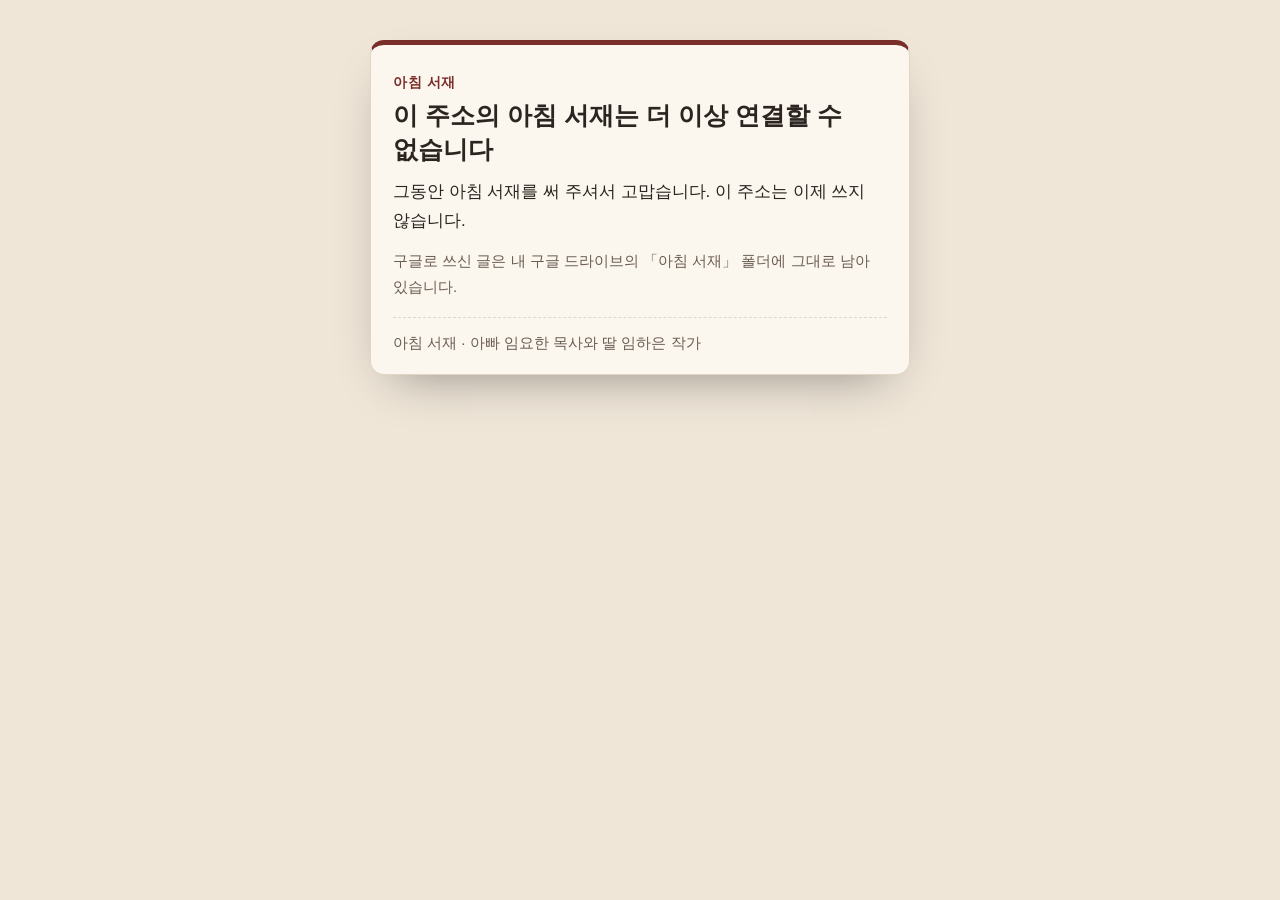
<file: index.html>
<!doctype html>
<html lang="ko"><head><meta charset="utf-8"><meta name="viewport" content="width=device-width,initial-scale=1,viewport-fit=cover">
<title>아침 서재 — 연결할 수 없습니다</title>
<meta name="robots" content="noindex">
<meta property="og:type" content="website"><meta property="og:site_name" content="아침 서재"><meta property="og:title" content="아침 서재 — 이 주소는 닫혔습니다"><meta property="og:description" content="이 주소의 아침 서재는 더 이상 연결할 수 없습니다.">
<style>
:root{--ink:#2b2420;--soft:#6b5d52;--paper:#fbf6ee;--desk:#efe6d8;--acc:#7a2e2a;--edge:#e2d6c4;--hi:#fff3d6;--ok:#2f6b4a}
@media (prefers-color-scheme:dark){:root{--ink:#efe6da;--soft:#b9ab9c;--paper:#2a2420;--desk:#1f1a17;--acc:#e08a7e;--edge:#463c34;--hi:#3a3024;--ok:#8fd1aa}}
*{box-sizing:border-box}[hidden]{display:none!important}
body{margin:0;min-height:100vh;background:var(--desk);color:var(--ink);font:17px/1.7 -apple-system,"Apple SD Gothic Neo","Malgun Gothic","Noto Sans KR",sans-serif;word-break:keep-all;overflow-wrap:break-word;display:flex;align-items:flex-start;justify-content:center;padding:40px 16px}
main{width:min(540px,100%);background:var(--paper);border:1px solid var(--edge);border-top:5px solid var(--acc);border-radius:14px;padding:26px 22px 18px;box-shadow:0 20px 50px -24px rgba(0,0,0,.45)}
.kick{font-size:14px;font-weight:800;color:var(--acc);letter-spacing:.04em;margin:0 0 4px}
h1{font-size:25px;line-height:1.35;margin:0 0 12px}
p{margin:0 0 12px}.soft{color:var(--soft);font-size:15px}
.box{border:2px solid var(--ok);background:var(--hi);border-radius:12px;padding:12px 14px;margin:16px 0 8px}
button{font:inherit;font-weight:800;font-size:16px;width:100%;padding:12px 16px;border-radius:10px;border:1.5px solid var(--acc);background:transparent;color:var(--acc);cursor:pointer;margin:6px 0 8px}
.msg{font-size:14.5px;color:var(--ok);font-weight:700;min-height:1em;margin:0}
footer{margin-top:18px;border-top:1px dashed var(--edge);padding-top:12px}
</style></head><body><main>
<p class="kick">아침 서재</p>
<h1>이 주소의 아침 서재는 더 이상 연결할 수 없습니다</h1>
<p>그동안 아침 서재를 써 주셔서 고맙습니다. 이 주소는 이제 쓰지 않습니다.</p>
<p class="soft">구글로 쓰신 글은 내 구글 드라이브의 「아침 서재」 폴더에 그대로 남아 있습니다.</p>
<div class="box" id="local" hidden>
  <p style="margin:0 0 4px"><b>이 기기에만 있는 글이 있어요</b></p>
  <p class="soft" style="margin:0">「구글 없이 이 기기에서」 쓰신 글은 이 기기 안에만 있습니다. 아래 단추로 파일을 받아 간직해 두세요.</p>
  <button type="button" id="dl">이 기기의 글을 파일로 받기</button>
  <p class="msg" id="dlmsg"></p>
</div>
<footer><p class="soft" style="margin:0">아침 서재 · 아빠 임요한 목사와 딸 임하은 작가</p></footer>
</main>
<script>
(function(){
  var $=function(id){ return document.getElementById(id); };
  var ls=function(k){ try{ return localStorage.getItem(k); }catch(e){ return null; } };
  // 이 주소에 남은 예전 앱의 오프라인 사본(서비스 워커·캐시)만 지움 — 예전 화면이 다시 뜨지 않게
  var HERE=location.pathname.replace(/[^\/]*$/,"");
  try{ if(navigator.serviceWorker) navigator.serviceWorker.getRegistrations().then(function(rs){ rs.forEach(function(r){ try{ if(new URL(r.scope).pathname===HERE) r.unregister(); }catch(e){} }); }); }catch(e){}
  try{ if(window.caches) caches.keys().then(function(ks){ ks.forEach(function(k){ if(k==="seojae-open-v1") caches.delete(k); }); }); }catch(e){}
  function idbRead(){ return new Promise(function(ok){ try{ var r=indexedDB.open("seojae-open",1); r.onupgradeneeded=function(){ try{ r.result.createObjectStore("kv"); }catch(e){} };
    r.onsuccess=function(){ try{ var q=r.result.transaction("kv").objectStore("kv").get("local:data"); q.onsuccess=function(){ ok(q.result||null); }; q.onerror=function(){ ok(null); }; }catch(e){ ok(null); } }; r.onerror=function(){ ok(null); }; }catch(e){ ok(null); } }); }
  idbRead().then(function(t){ var text=t||ls("seojae-open.morningStudy.v2"), d=null; try{ d=JSON.parse(text||"null"); }catch(e){}
    var has=d&&((d.writings||[]).length||Object.keys(d.diary||{}).length||(d.jots||[]).length||(d.books||[]).length||(d.notes||[]).length);
    if(!has) return;
    $("local").hidden=false;
    $("dl").onclick=function(){ var day=new Date().toISOString().slice(0,10), name="아침서재-백업-"+day+".json",
        body=JSON.stringify({app:"아침 서재",kind:"backup",build:"닫힌주소",at:new Date().toISOString(),data:d});
      var f; try{ f=new File([body],name,{type:"application/json"}); }catch(e){}
      if(f&&navigator.canShare&&navigator.canShare({files:[f]})&&matchMedia("(pointer:coarse)").matches){ navigator.share({files:[f],title:"아침 서재 백업"}).catch(function(){}); }
      else { var a=document.createElement("a"); a.href=URL.createObjectURL(new Blob([body],{type:"application/json"})); a.download=name; document.body.appendChild(a); a.click(); setTimeout(function(){ URL.revokeObjectURL(a.href); a.remove(); },800); }
      $("dlmsg").textContent="파일을 받았어요. 글 "+(d.writings||[]).length+"편 · 일기 "+Object.keys(d.diary||{}).length+"날이 들어 있어요."; };
  });
})();
</script>
</body></html>
</file>
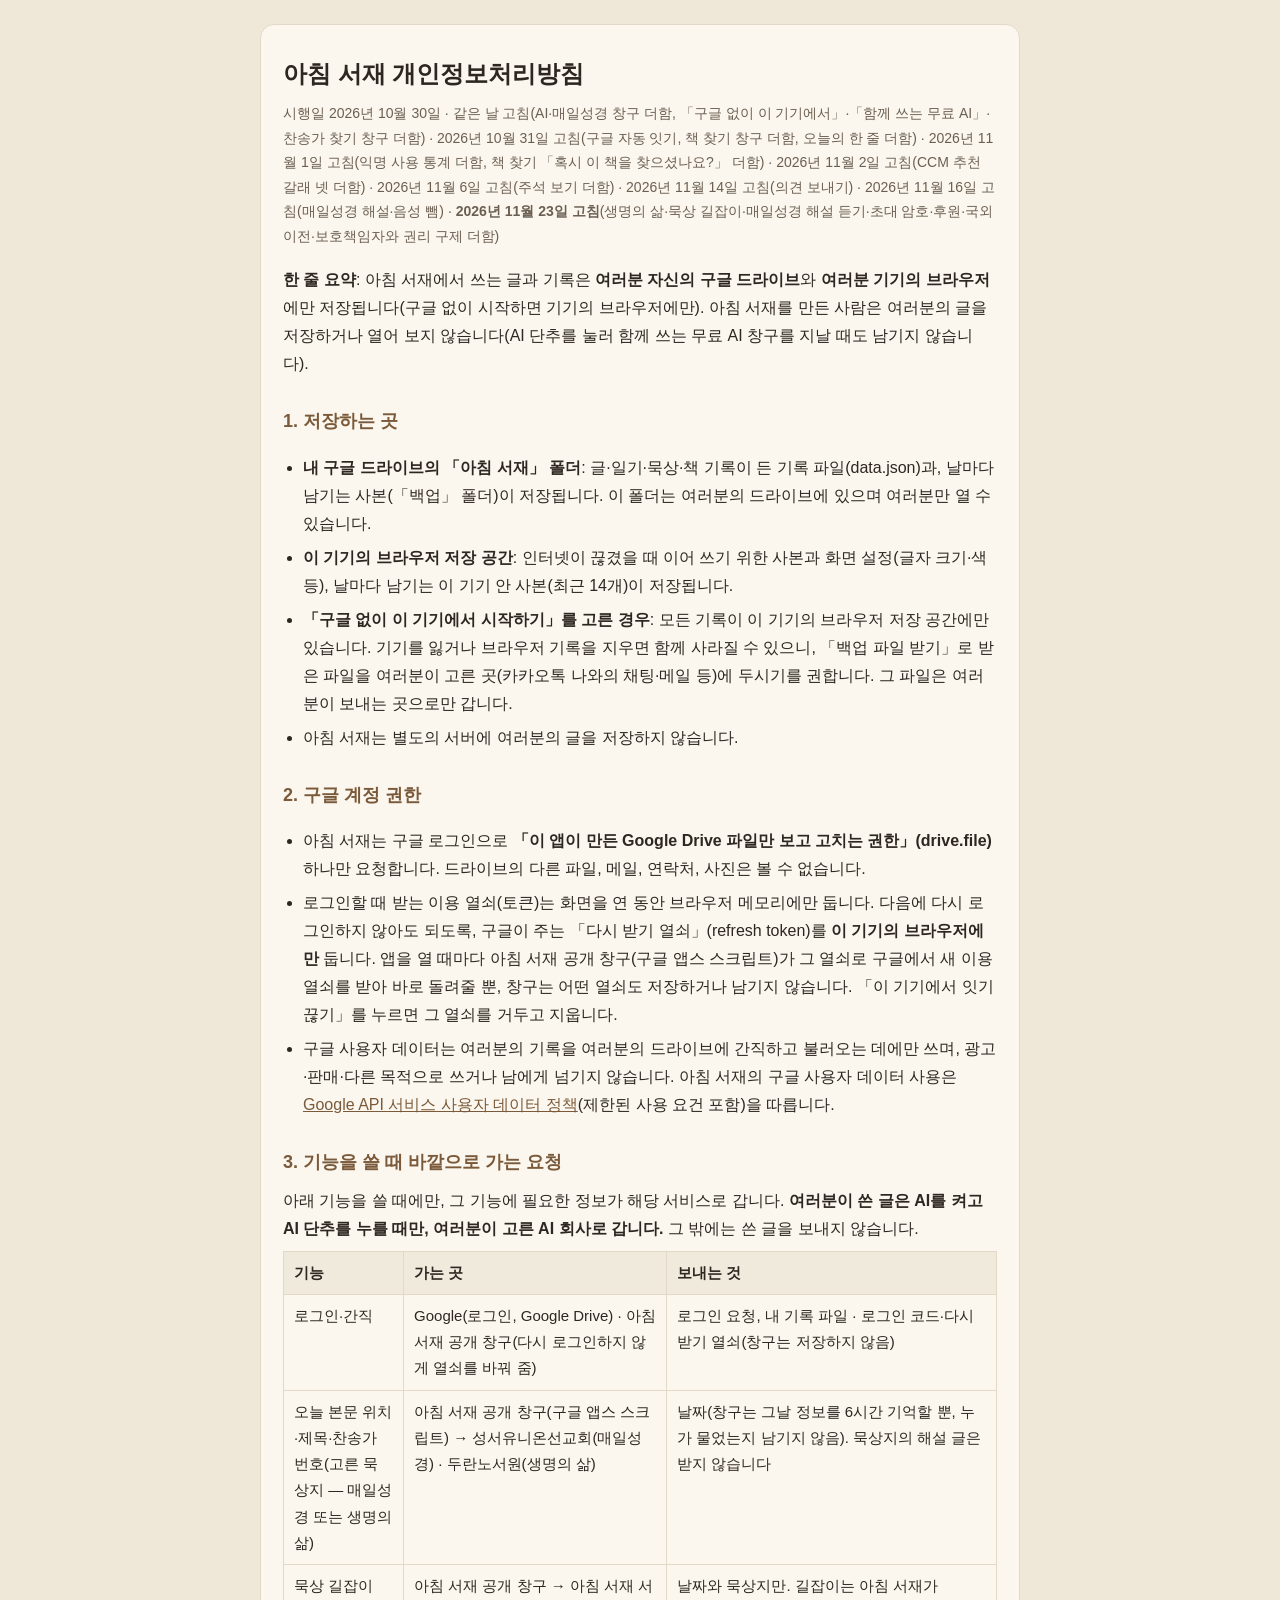
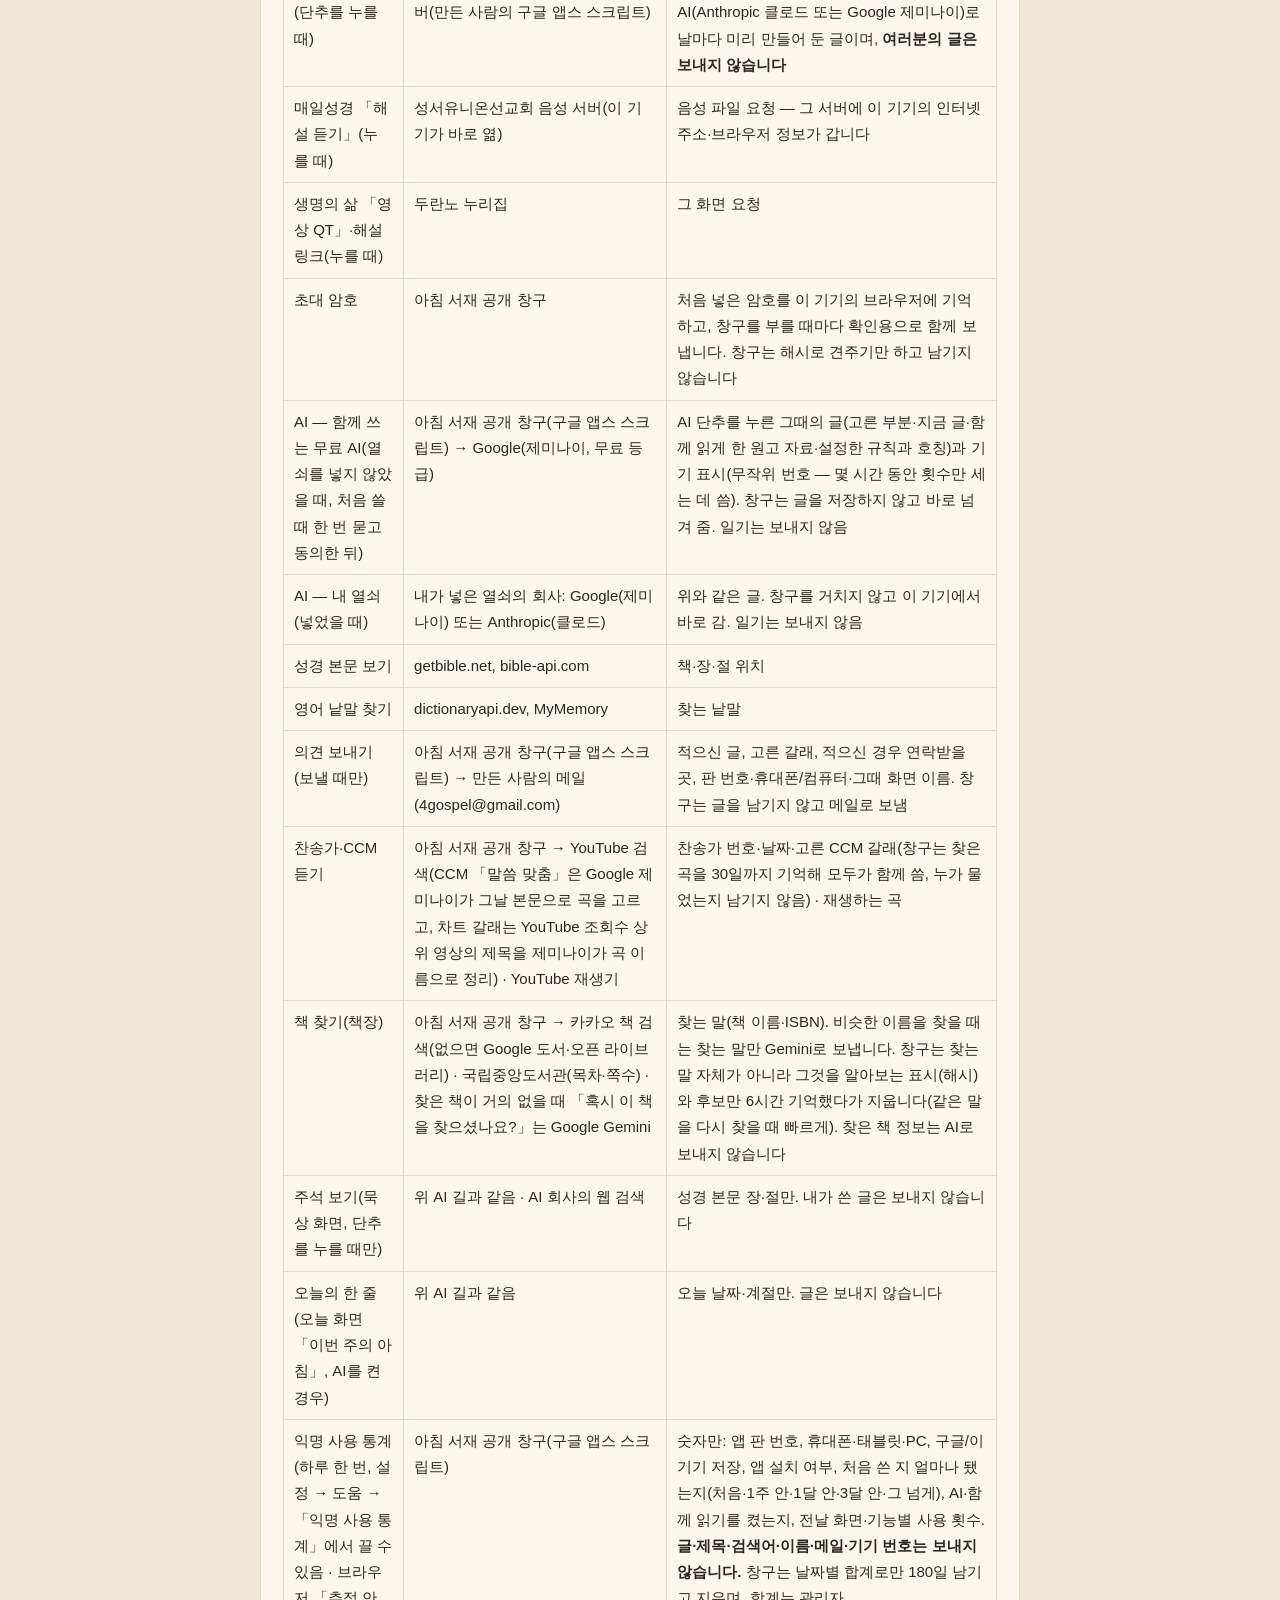
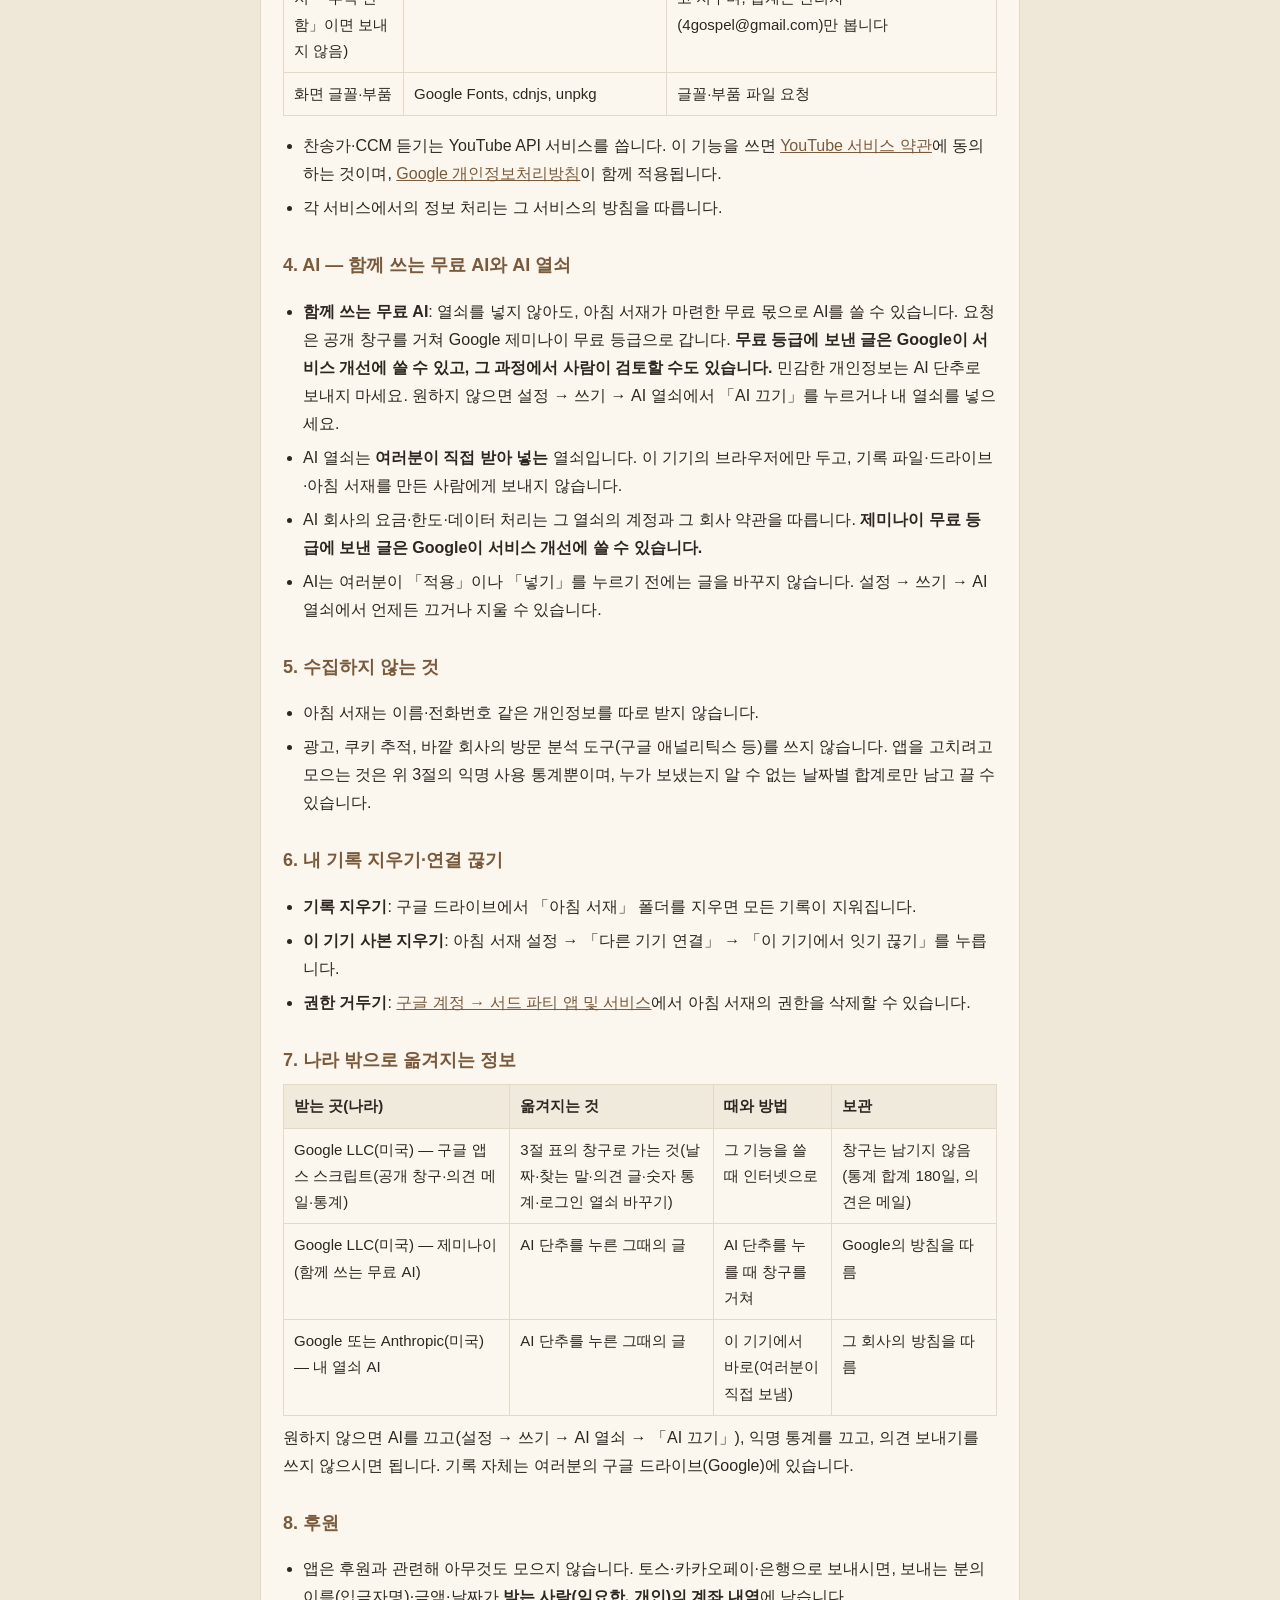
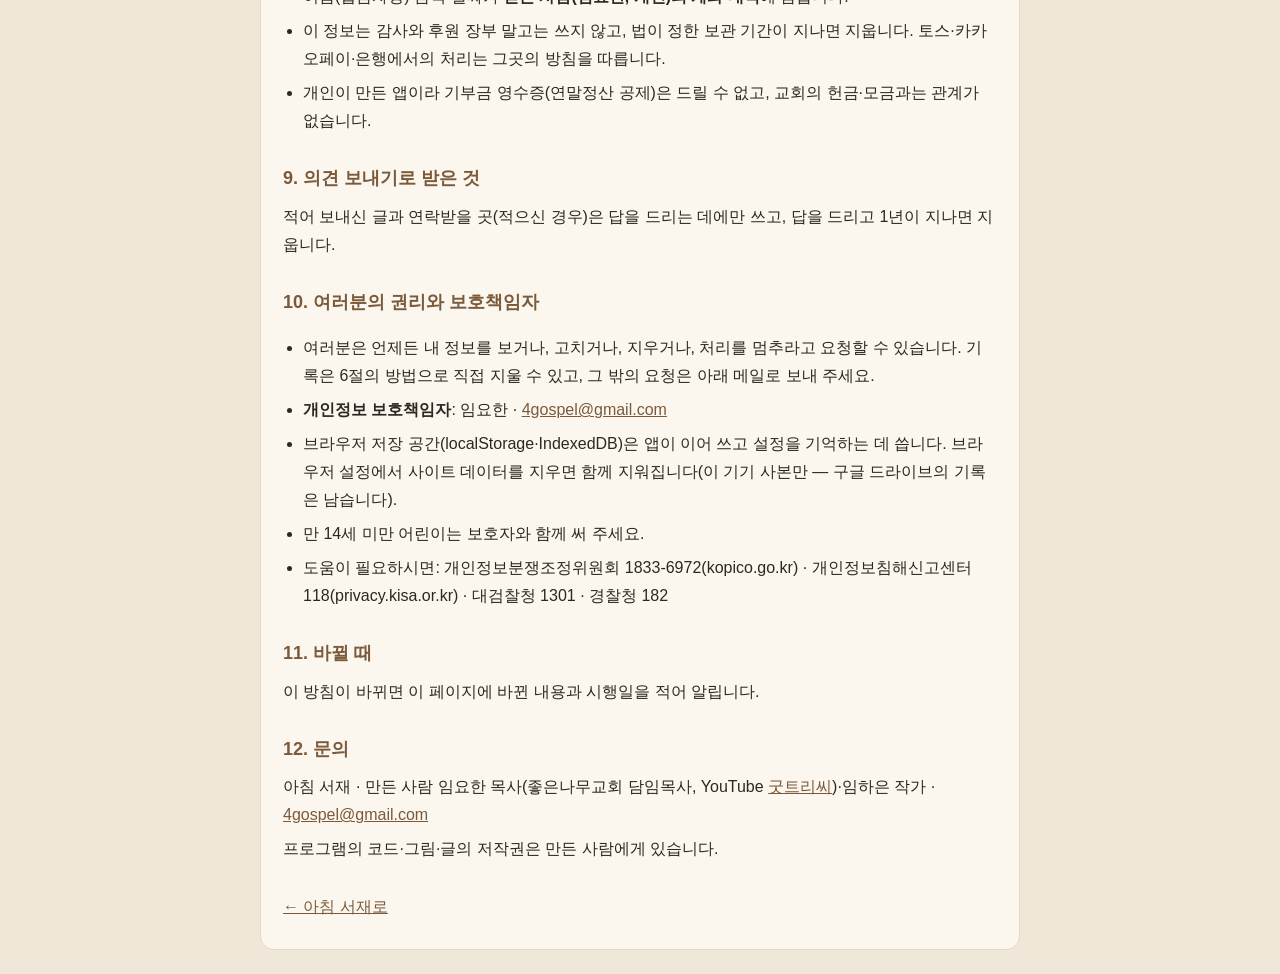
<file: privacy.html>
<!doctype html>
<html lang="ko">
<head>
<meta charset="utf-8">
<meta name="viewport" content="width=device-width, initial-scale=1">
<title>아침 서재 개인정보처리방침</title>
<style>
  :root{--paper:#fbf7ee;--ink:#2e2721;--soft:#6b5f52;--edge:#e3d9c7;--accent:#7a5a3a;--bg:#efe7d8}
  @media (prefers-color-scheme: dark){:root{--paper:#29231d;--ink:#ece2d2;--soft:#b9ab97;--edge:#463c31;--accent:#d8b48a;--bg:#1e1a16}}
  *{box-sizing:border-box}
  body{margin:0;background:var(--bg);color:var(--ink);font:16px/1.75 -apple-system,BlinkMacSystemFont,"Apple SD Gothic Neo","Noto Sans KR",sans-serif}
  main{max-width:760px;margin:24px auto;padding:28px 22px;background:var(--paper);border:1px solid var(--edge);border-radius:14px}
  h1{font-size:24px;margin:0 0 4px}
  h2{font-size:18px;margin:28px 0 8px;color:var(--accent)}
  p,li{margin:6px 0}
  ul{padding-left:20px}
  .date{color:var(--soft);font-size:14px;margin-bottom:18px}
  table{width:100%;border-collapse:collapse;font-size:15px;margin:8px 0}
  th,td{border:1px solid var(--edge);padding:8px 10px;text-align:left;vertical-align:top}
  th{background:color-mix(in srgb,var(--edge) 45%,transparent)}
  a{color:var(--accent)}
  .back{display:inline-block;margin-top:24px}
  @media (max-width:560px){main{margin:0;border-radius:0;border-left:0;border-right:0;padding:22px 16px}table{font-size:14px}th,td{padding:6px 7px}}
</style>
</head>
<body>
<main>
  <h1>아침 서재 개인정보처리방침</h1>
  <p class="date">시행일 2026년 10월 30일 · 같은 날 고침(AI·매일성경 창구 더함, 「구글 없이 이 기기에서」·「함께 쓰는 무료 AI」·찬송가 찾기 창구 더함) · 2026년 10월 31일 고침(구글 자동 잇기, 책 찾기 창구 더함, 오늘의 한 줄 더함) · 2026년 11월 1일 고침(익명 사용 통계 더함, 책 찾기 「혹시 이 책을 찾으셨나요?」 더함) · 2026년 11월 2일 고침(CCM 추천 갈래 넷 더함) · 2026년 11월 6일 고침(주석 보기 더함) · 2026년 11월 14일 고침(의견 보내기) · 2026년 11월 16일 고침(매일성경 해설·음성 뺌) · <b>2026년 11월 23일 고침</b>(생명의 삶·묵상 길잡이·매일성경 해설 듣기·초대 암호·후원·국외 이전·보호책임자와 권리 구제 더함)</p>

  <p><b>한 줄 요약</b>: 아침 서재에서 쓰는 글과 기록은 <b>여러분 자신의 구글 드라이브</b>와 <b>여러분 기기의 브라우저</b>에만 저장됩니다(구글 없이 시작하면 기기의 브라우저에만). 아침 서재를 만든 사람은 여러분의 글을 저장하거나 열어 보지 않습니다(AI 단추를 눌러 함께 쓰는 무료 AI 창구를 지날 때도 남기지 않습니다).</p>

  <h2>1. 저장하는 곳</h2>
  <ul>
    <li><b>내 구글 드라이브의 「아침 서재」 폴더</b>: 글·일기·묵상·책 기록이 든 기록 파일(data.json)과, 날마다 남기는 사본(「백업」 폴더)이 저장됩니다. 이 폴더는 여러분의 드라이브에 있으며 여러분만 열 수 있습니다.</li>
    <li><b>이 기기의 브라우저 저장 공간</b>: 인터넷이 끊겼을 때 이어 쓰기 위한 사본과 화면 설정(글자 크기·색 등), 날마다 남기는 이 기기 안 사본(최근 14개)이 저장됩니다.</li>
    <li><b>「구글 없이 이 기기에서 시작하기」를 고른 경우</b>: 모든 기록이 이 기기의 브라우저 저장 공간에만 있습니다. 기기를 잃거나 브라우저 기록을 지우면 함께 사라질 수 있으니, 「백업 파일 받기」로 받은 파일을 여러분이 고른 곳(카카오톡 나와의 채팅·메일 등)에 두시기를 권합니다. 그 파일은 여러분이 보내는 곳으로만 갑니다.</li>
    <li>아침 서재는 별도의 서버에 여러분의 글을 저장하지 않습니다.</li>
  </ul>

  <h2>2. 구글 계정 권한</h2>
  <ul>
    <li>아침 서재는 구글 로그인으로 <b>「이 앱이 만든 Google Drive 파일만 보고 고치는 권한」(drive.file)</b> 하나만 요청합니다. 드라이브의 다른 파일, 메일, 연락처, 사진은 볼 수 없습니다.</li>
    <li>로그인할 때 받는 이용 열쇠(토큰)는 화면을 연 동안 브라우저 메모리에만 둡니다. 다음에 다시 로그인하지 않아도 되도록, 구글이 주는 「다시 받기 열쇠」(refresh token)를 <b>이 기기의 브라우저에만</b> 둡니다. 앱을 열 때마다 아침 서재 공개 창구(구글 앱스 스크립트)가 그 열쇠로 구글에서 새 이용 열쇠를 받아 바로 돌려줄 뿐, 창구는 어떤 열쇠도 저장하거나 남기지 않습니다. 「이 기기에서 잇기 끊기」를 누르면 그 열쇠를 거두고 지웁니다.</li>
    <li>구글 사용자 데이터는 여러분의 기록을 여러분의 드라이브에 간직하고 불러오는 데에만 쓰며, 광고·판매·다른 목적으로 쓰거나 남에게 넘기지 않습니다. 아침 서재의 구글 사용자 데이터 사용은 <a href="https://developers.google.com/terms/api-services-user-data-policy" target="_blank" rel="noopener">Google API 서비스 사용자 데이터 정책</a>(제한된 사용 요건 포함)을 따릅니다.</li>
  </ul>

  <h2>3. 기능을 쓸 때 바깥으로 가는 요청</h2>
  <p>아래 기능을 쓸 때에만, 그 기능에 필요한 정보가 해당 서비스로 갑니다. <b>여러분이 쓴 글은 AI를 켜고 AI 단추를 누를 때만, 여러분이 고른 AI 회사로 갑니다.</b> 그 밖에는 쓴 글을 보내지 않습니다.</p>
  <table>
    <tr><th>기능</th><th>가는 곳</th><th>보내는 것</th></tr>
    <tr><td>로그인·간직</td><td>Google(로그인, Google Drive) · 아침 서재 공개 창구(다시 로그인하지 않게 열쇠를 바꿔 줌)</td><td>로그인 요청, 내 기록 파일 · 로그인 코드·다시 받기 열쇠(창구는 저장하지 않음)</td></tr>
    <tr><td>오늘 본문 위치·제목·찬송가 번호(고른 묵상지 — 매일성경 또는 생명의 삶)</td><td>아침 서재 공개 창구(구글 앱스 스크립트) → 성서유니온선교회(매일성경) · 두란노서원(생명의 삶)</td><td>날짜(창구는 그날 정보를 6시간 기억할 뿐, 누가 물었는지 남기지 않음). 묵상지의 해설 글은 받지 않습니다</td></tr>
    <tr><td>묵상 길잡이(단추를 누를 때)</td><td>아침 서재 공개 창구 → 아침 서재 서버(만든 사람의 구글 앱스 스크립트)</td><td>날짜와 묵상지만. 길잡이는 아침 서재가 AI(Anthropic 클로드 또는 Google 제미나이)로 날마다 미리 만들어 둔 글이며, <b>여러분의 글은 보내지 않습니다</b></td></tr>
    <tr><td>매일성경 「해설 듣기」(누를 때)</td><td>성서유니온선교회 음성 서버(이 기기가 바로 엶)</td><td>음성 파일 요청 — 그 서버에 이 기기의 인터넷 주소·브라우저 정보가 갑니다</td></tr>
    <tr><td>생명의 삶 「영상 QT」·해설 링크(누를 때)</td><td>두란노 누리집</td><td>그 화면 요청</td></tr>
    <tr><td>초대 암호</td><td>아침 서재 공개 창구</td><td>처음 넣은 암호를 이 기기의 브라우저에 기억하고, 창구를 부를 때마다 확인용으로 함께 보냅니다. 창구는 해시로 견주기만 하고 남기지 않습니다</td></tr>
    <tr><td>AI — 함께 쓰는 무료 AI(열쇠를 넣지 않았을 때, 처음 쓸 때 한 번 묻고 동의한 뒤)</td><td>아침 서재 공개 창구(구글 앱스 스크립트) → Google(제미나이, 무료 등급)</td><td>AI 단추를 누른 그때의 글(고른 부분·지금 글·함께 읽게 한 원고 자료·설정한 규칙과 호칭)과 기기 표시(무작위 번호 — 몇 시간 동안 횟수만 세는 데 씀). 창구는 글을 저장하지 않고 바로 넘겨 줌. 일기는 보내지 않음</td></tr>
    <tr><td>AI — 내 열쇠(넣었을 때)</td><td>내가 넣은 열쇠의 회사: Google(제미나이) 또는 Anthropic(클로드)</td><td>위와 같은 글. 창구를 거치지 않고 이 기기에서 바로 감. 일기는 보내지 않음</td></tr>
    <tr><td>성경 본문 보기</td><td>getbible.net, bible-api.com</td><td>책·장·절 위치</td></tr>
    <tr><td>영어 낱말 찾기</td><td>dictionaryapi.dev, MyMemory</td><td>찾는 낱말</td></tr>
    <tr><td>의견 보내기(보낼 때만)</td><td>아침 서재 공개 창구(구글 앱스 스크립트) → 만든 사람의 메일(4gospel@gmail.com)</td><td>적으신 글, 고른 갈래, 적으신 경우 연락받을 곳, 판 번호·휴대폰/컴퓨터·그때 화면 이름. 창구는 글을 남기지 않고 메일로 보냄</td></tr>
    <tr><td>찬송가·CCM 듣기</td><td>아침 서재 공개 창구 → YouTube 검색(CCM 「말씀 맞춤」은 Google 제미나이가 그날 본문으로 곡을 고르고, 차트 갈래는 YouTube 조회수 상위 영상의 제목을 제미나이가 곡 이름으로 정리) · YouTube 재생기</td><td>찬송가 번호·날짜·고른 CCM 갈래(창구는 찾은 곡을 30일까지 기억해 모두가 함께 씀, 누가 물었는지 남기지 않음) · 재생하는 곡</td></tr>
    <tr><td>책 찾기(책장)</td><td>아침 서재 공개 창구 → 카카오 책 검색(없으면 Google 도서·오픈 라이브러리) · 국립중앙도서관(목차·쪽수) · 찾은 책이 거의 없을 때 「혹시 이 책을 찾으셨나요?」는 Google Gemini</td><td>찾는 말(책 이름·ISBN). 비슷한 이름을 찾을 때는 찾는 말만 Gemini로 보냅니다. 창구는 찾는 말 자체가 아니라 그것을 알아보는 표시(해시)와 후보만 6시간 기억했다가 지웁니다(같은 말을 다시 찾을 때 빠르게). 찾은 책 정보는 AI로 보내지 않습니다</td></tr>
    <tr><td>주석 보기(묵상 화면, 단추를 누를 때만)</td><td>위 AI 길과 같음 · AI 회사의 웹 검색</td><td>성경 본문 장·절만. 내가 쓴 글은 보내지 않습니다</td></tr>
    <tr><td>오늘의 한 줄(오늘 화면 「이번 주의 아침」, AI를 켠 경우)</td><td>위 AI 길과 같음</td><td>오늘 날짜·계절만. 글은 보내지 않습니다</td></tr>
    <tr><td>익명 사용 통계(하루 한 번, 설정 → 도움 → 「익명 사용 통계」에서 끌 수 있음 · 브라우저 「추적 안 함」이면 보내지 않음)</td><td>아침 서재 공개 창구(구글 앱스 스크립트)</td><td>숫자만: 앱 판 번호, 휴대폰·태블릿·PC, 구글/이 기기 저장, 앱 설치 여부, 처음 쓴 지 얼마나 됐는지(처음·1주 안·1달 안·3달 안·그 넘게), AI·함께 읽기를 켰는지, 전날 화면·기능별 사용 횟수. <b>글·제목·검색어·이름·메일·기기 번호는 보내지 않습니다.</b> 창구는 날짜별 합계로만 180일 남기고 지우며, 합계는 관리자(4gospel@gmail.com)만 봅니다</td></tr>
    <tr><td>화면 글꼴·부품</td><td>Google Fonts, cdnjs, unpkg</td><td>글꼴·부품 파일 요청</td></tr>
  </table>
  <ul>
    <li>찬송가·CCM 듣기는 YouTube API 서비스를 씁니다. 이 기능을 쓰면 <a href="https://www.youtube.com/t/terms" target="_blank" rel="noopener">YouTube 서비스 약관</a>에 동의하는 것이며, <a href="https://policies.google.com/privacy" target="_blank" rel="noopener">Google 개인정보처리방침</a>이 함께 적용됩니다.</li>
    <li>각 서비스에서의 정보 처리는 그 서비스의 방침을 따릅니다.</li>
  </ul>

  <h2>4. AI — 함께 쓰는 무료 AI와 AI 열쇠</h2>
  <ul>
    <li><b>함께 쓰는 무료 AI</b>: 열쇠를 넣지 않아도, 아침 서재가 마련한 무료 몫으로 AI를 쓸 수 있습니다. 요청은 공개 창구를 거쳐 Google 제미나이 무료 등급으로 갑니다. <b>무료 등급에 보낸 글은 Google이 서비스 개선에 쓸 수 있고, 그 과정에서 사람이 검토할 수도 있습니다.</b> 민감한 개인정보는 AI 단추로 보내지 마세요. 원하지 않으면 설정 → 쓰기 → AI 열쇠에서 「AI 끄기」를 누르거나 내 열쇠를 넣으세요.</li>
    <li>AI 열쇠는 <b>여러분이 직접 받아 넣는</b> 열쇠입니다. 이 기기의 브라우저에만 두고, 기록 파일·드라이브·아침 서재를 만든 사람에게 보내지 않습니다.</li>
    <li>AI 회사의 요금·한도·데이터 처리는 그 열쇠의 계정과 그 회사 약관을 따릅니다. <b>제미나이 무료 등급에 보낸 글은 Google이 서비스 개선에 쓸 수 있습니다.</b></li>
    <li>AI는 여러분이 「적용」이나 「넣기」를 누르기 전에는 글을 바꾸지 않습니다. 설정 → 쓰기 → AI 열쇠에서 언제든 끄거나 지울 수 있습니다.</li>
  </ul>

  <h2>5. 수집하지 않는 것</h2>
  <ul>
    <li>아침 서재는 이름·전화번호 같은 개인정보를 따로 받지 않습니다.</li>
    <li>광고, 쿠키 추적, 바깥 회사의 방문 분석 도구(구글 애널리틱스 등)를 쓰지 않습니다. 앱을 고치려고 모으는 것은 위 3절의 익명 사용 통계뿐이며, 누가 보냈는지 알 수 없는 날짜별 합계로만 남고 끌 수 있습니다.</li>
  </ul>

  <h2>6. 내 기록 지우기·연결 끊기</h2>
  <ul>
    <li><b>기록 지우기</b>: 구글 드라이브에서 「아침 서재」 폴더를 지우면 모든 기록이 지워집니다.</li>
    <li><b>이 기기 사본 지우기</b>: 아침 서재 설정 → 「다른 기기 연결」 → 「이 기기에서 잇기 끊기」를 누릅니다.</li>
    <li><b>권한 거두기</b>: <a href="https://myaccount.google.com/connections" target="_blank" rel="noopener">구글 계정 → 서드 파티 앱 및 서비스</a>에서 아침 서재의 권한을 삭제할 수 있습니다.</li>
  </ul>

  <h2>7. 나라 밖으로 옮겨지는 정보</h2>
  <table>
    <tr><th>받는 곳(나라)</th><th>옮겨지는 것</th><th>때와 방법</th><th>보관</th></tr>
    <tr><td>Google LLC(미국) — 구글 앱스 스크립트(공개 창구·의견 메일·통계)</td><td>3절 표의 창구로 가는 것(날짜·찾는 말·의견 글·숫자 통계·로그인 열쇠 바꾸기)</td><td>그 기능을 쓸 때 인터넷으로</td><td>창구는 남기지 않음(통계 합계 180일, 의견은 메일)</td></tr>
    <tr><td>Google LLC(미국) — 제미나이(함께 쓰는 무료 AI)</td><td>AI 단추를 누른 그때의 글</td><td>AI 단추를 누를 때 창구를 거쳐</td><td>Google의 방침을 따름</td></tr>
    <tr><td>Google 또는 Anthropic(미국) — 내 열쇠 AI</td><td>AI 단추를 누른 그때의 글</td><td>이 기기에서 바로(여러분이 직접 보냄)</td><td>그 회사의 방침을 따름</td></tr>
  </table>
  <p>원하지 않으면 AI를 끄고(설정 → 쓰기 → AI 열쇠 → 「AI 끄기」), 익명 통계를 끄고, 의견 보내기를 쓰지 않으시면 됩니다. 기록 자체는 여러분의 구글 드라이브(Google)에 있습니다.</p>

  <h2>8. 후원</h2>
  <ul>
    <li>앱은 후원과 관련해 아무것도 모으지 않습니다. 토스·카카오페이·은행으로 보내시면, 보내는 분의 이름(입금자명)·금액·날짜가 <b>받는 사람(임요한, 개인)의 계좌 내역</b>에 남습니다.</li>
    <li>이 정보는 감사와 후원 장부 말고는 쓰지 않고, 법이 정한 보관 기간이 지나면 지웁니다. 토스·카카오페이·은행에서의 처리는 그곳의 방침을 따릅니다.</li>
    <li>개인이 만든 앱이라 기부금 영수증(연말정산 공제)은 드릴 수 없고, 교회의 헌금·모금과는 관계가 없습니다.</li>
  </ul>

  <h2>9. 의견 보내기로 받은 것</h2>
  <p>적어 보내신 글과 연락받을 곳(적으신 경우)은 답을 드리는 데에만 쓰고, 답을 드리고 1년이 지나면 지웁니다.</p>

  <h2>10. 여러분의 권리와 보호책임자</h2>
  <ul>
    <li>여러분은 언제든 내 정보를 보거나, 고치거나, 지우거나, 처리를 멈추라고 요청할 수 있습니다. 기록은 6절의 방법으로 직접 지울 수 있고, 그 밖의 요청은 아래 메일로 보내 주세요.</li>
    <li><b>개인정보 보호책임자</b>: 임요한 · <a href="mailto:4gospel@gmail.com">4gospel@gmail.com</a></li>
    <li>브라우저 저장 공간(localStorage·IndexedDB)은 앱이 이어 쓰고 설정을 기억하는 데 씁니다. 브라우저 설정에서 사이트 데이터를 지우면 함께 지워집니다(이 기기 사본만 — 구글 드라이브의 기록은 남습니다).</li>
    <li>만 14세 미만 어린이는 보호자와 함께 써 주세요.</li>
    <li>도움이 필요하시면: 개인정보분쟁조정위원회 1833-6972(kopico.go.kr) · 개인정보침해신고센터 118(privacy.kisa.or.kr) · 대검찰청 1301 · 경찰청 182</li>
  </ul>

  <h2>11. 바뀔 때</h2>
  <p>이 방침이 바뀌면 이 페이지에 바뀐 내용과 시행일을 적어 알립니다.</p>

  <h2>12. 문의</h2>
  <p>아침 서재 · 만든 사람 임요한 목사(좋은나무교회 담임목사, YouTube <a href="https://www.youtube.com/@%EA%B5%BF%ED%8A%B8%EB%A6%AC%EC%94%A8" target="_blank" rel="noopener">굿트리씨</a>)·임하은 작가 · <a href="mailto:4gospel@gmail.com">4gospel@gmail.com</a></p>
  <p>프로그램의 코드·그림·글의 저작권은 만든 사람에게 있습니다.</p>

  <a class="back" href="./">← 아침 서재로</a>
</main>
</body>
</html>
</file>
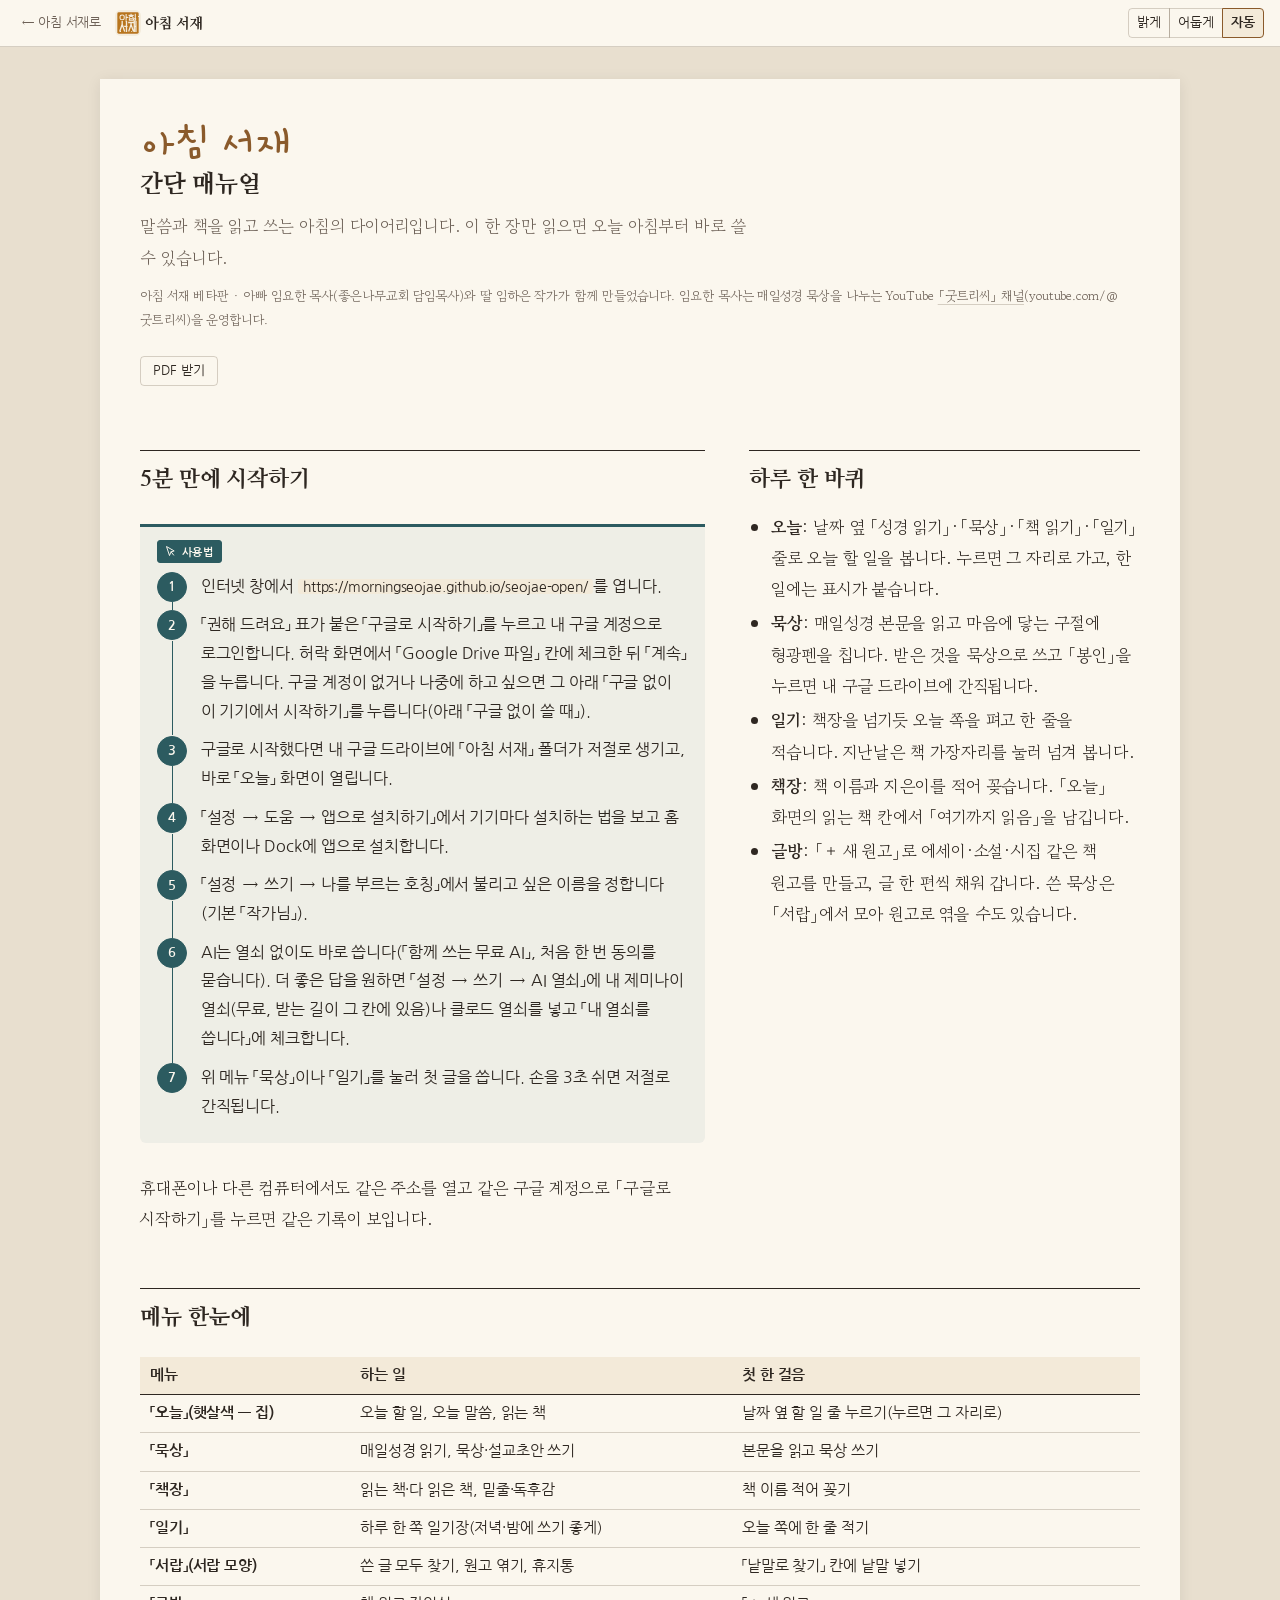
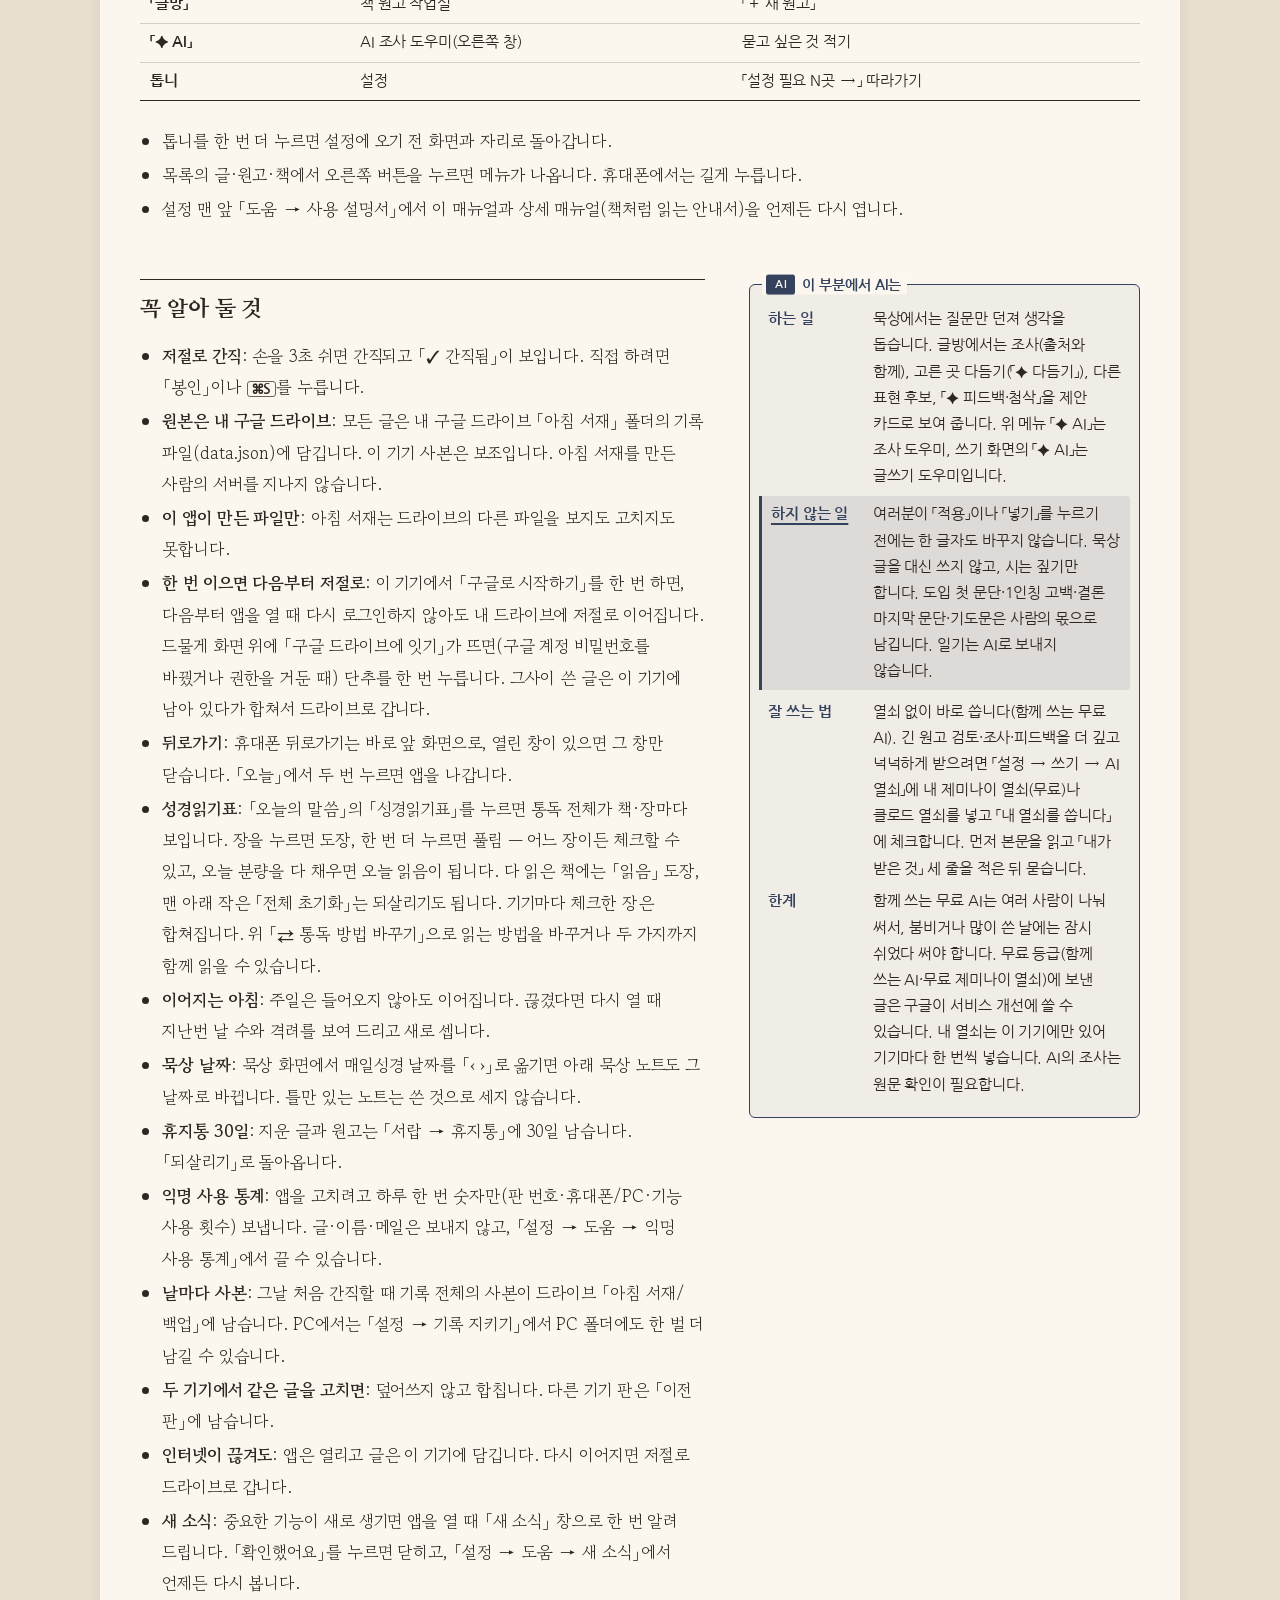
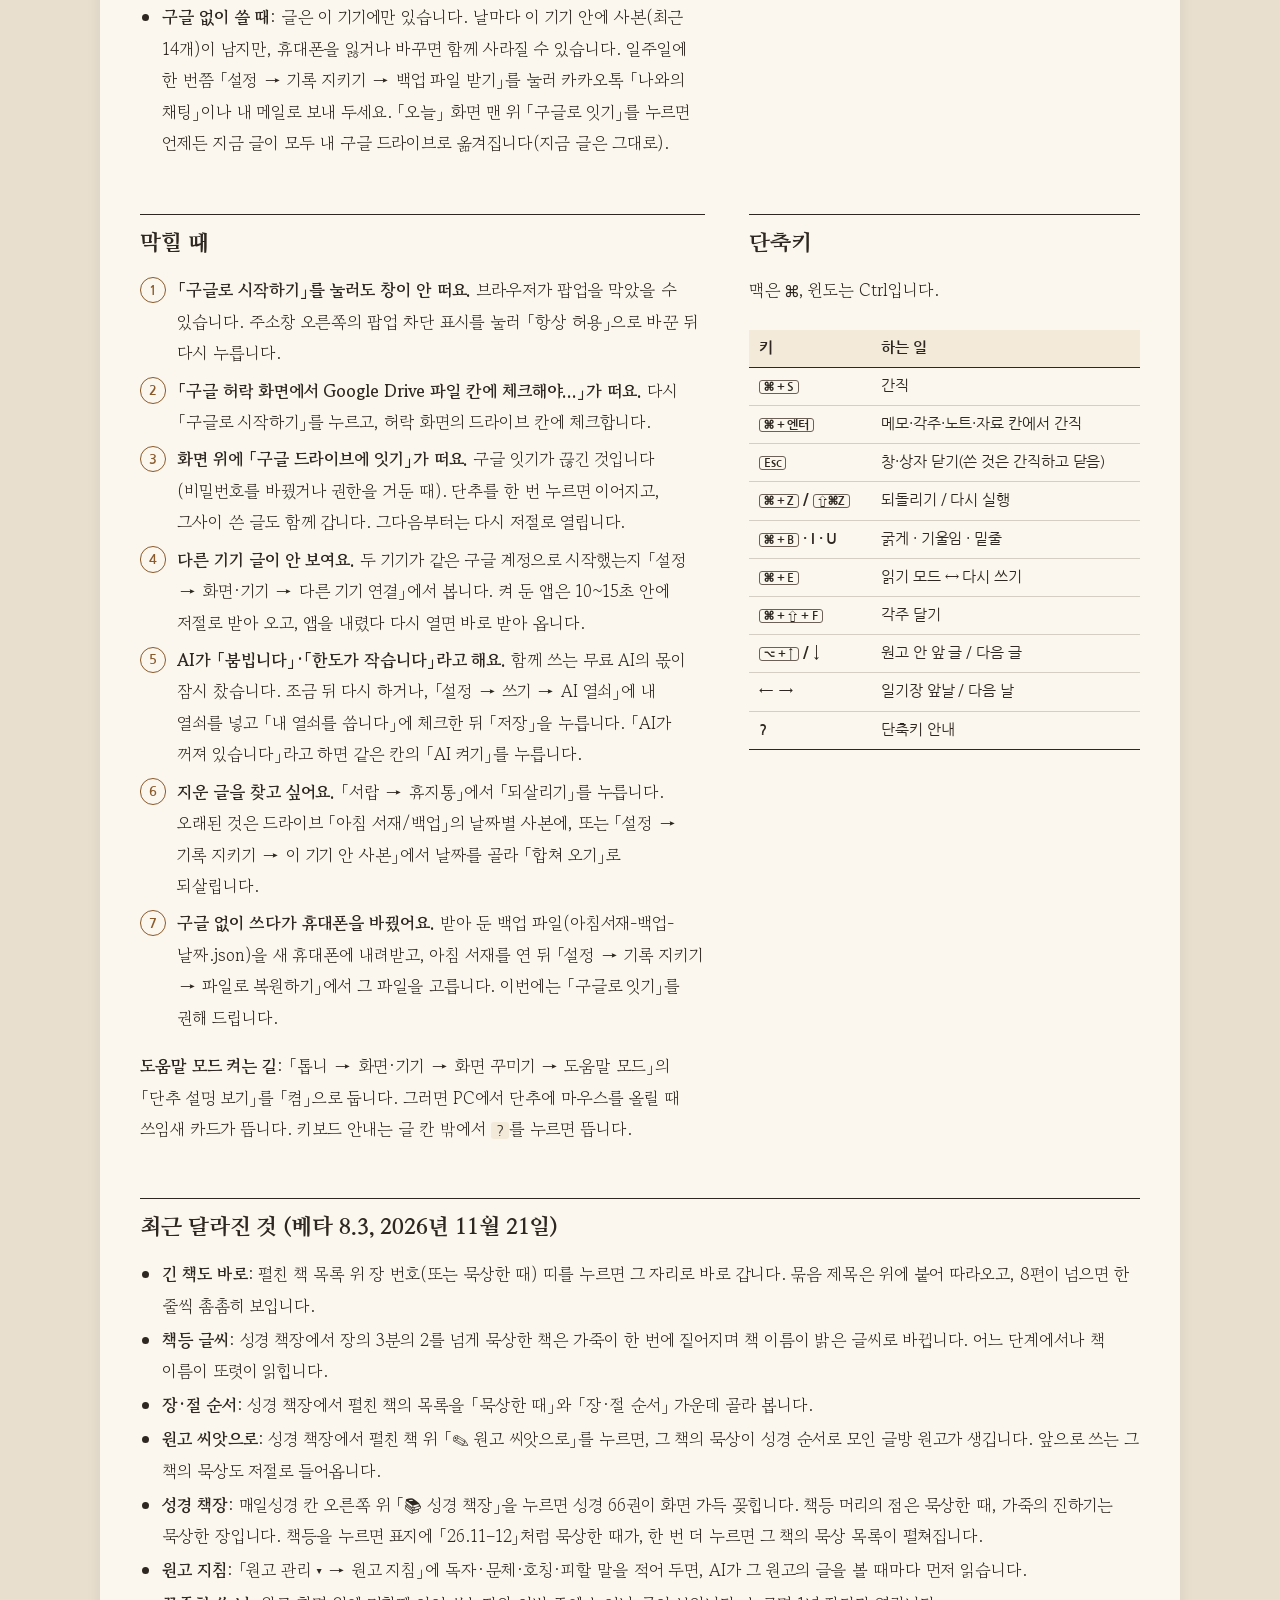
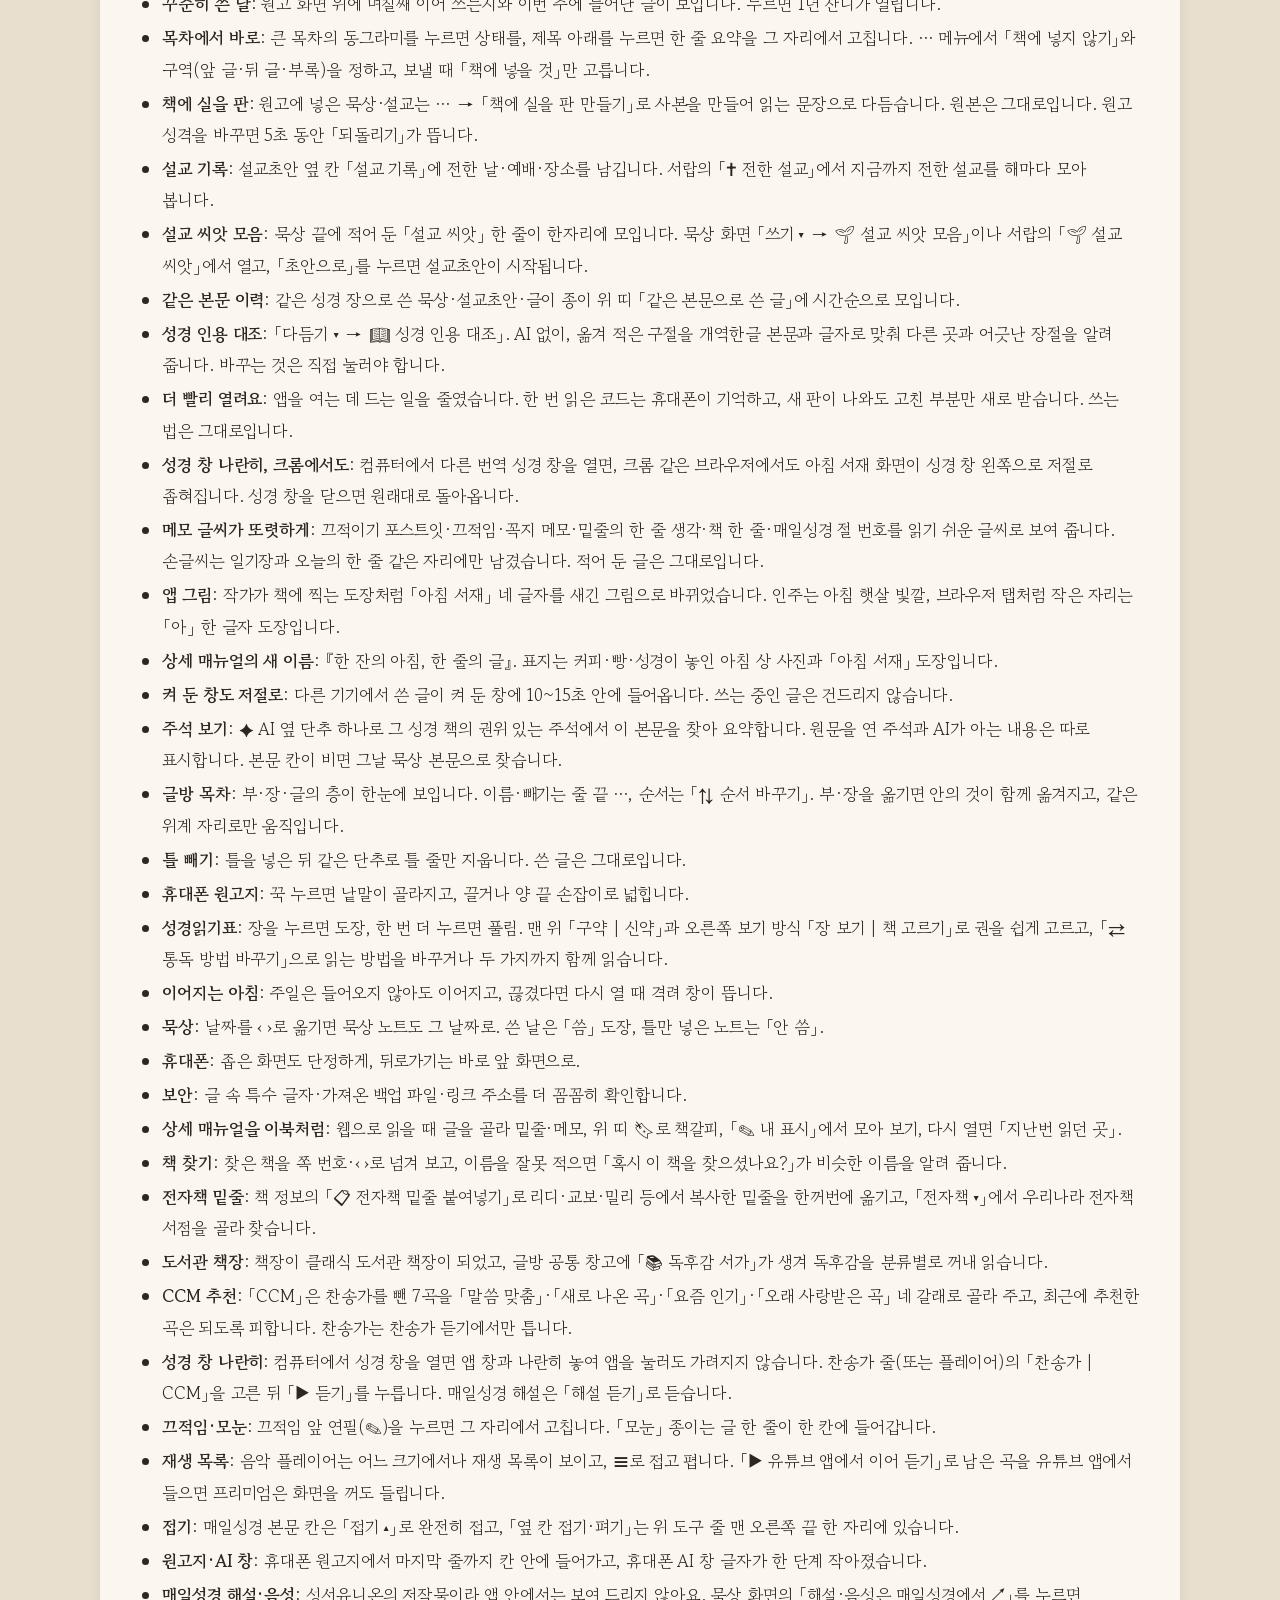
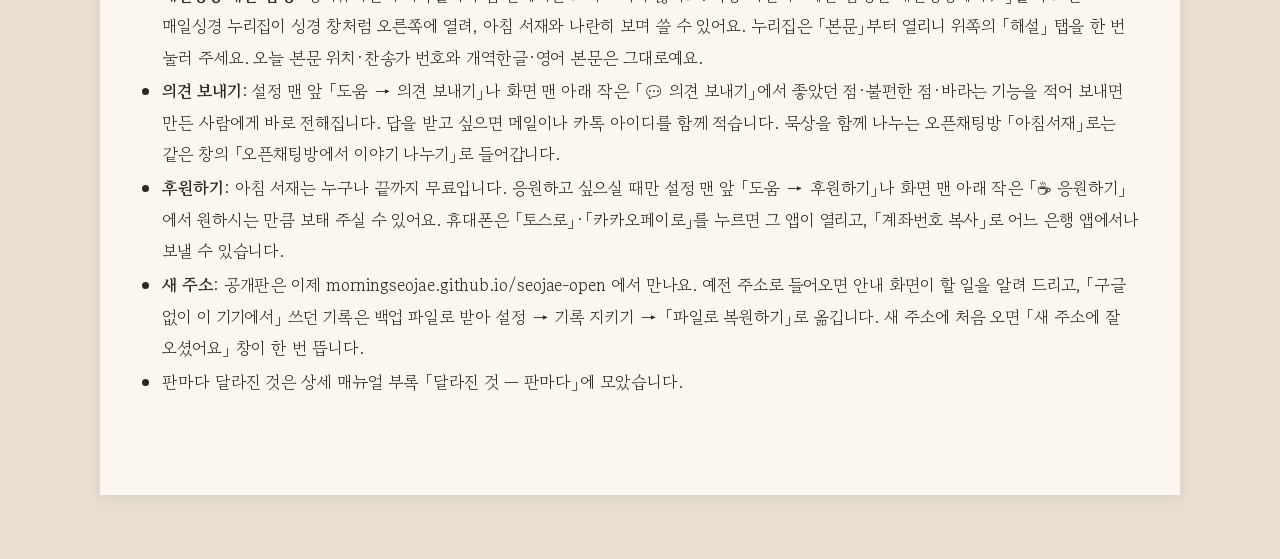
<file: manual/quick.html>
<!doctype html>
<html lang="ko">
<head>
<meta charset="utf-8">
<meta name="viewport" content="width=device-width, initial-scale=1">
<title>아침 서재 간단 매뉴얼</title>
<meta name="description" content="아침 서재 앱을 처음 쓰는 분을 위한 한 장 안내">
<link rel="preconnect" href="https://fonts.googleapis.com">
<link rel="preconnect" href="https://fonts.gstatic.com" crossorigin>
<link rel="stylesheet" href="https://fonts.googleapis.com/css2?family=Gowun+Batang:wght@400;700&amp;family=Nanum+Gothic:wght@400;700&amp;family=Nanum+Myeongjo:wght@700;800&amp;family=Gamja+Flower&amp;display=swap">
<link rel="stylesheet" href="https://fonts.googleapis.com/css2?family=Noto+Sans+Symbols+2&amp;family=Noto+Sans+Symbols&amp;family=Noto+Sans+Math&amp;family=Noto+Emoji&amp;family=Noto+Serif+KR&amp;text=%C2%B2%C2%B7%C2%B9%C3%97%E2%80%93%E2%80%94%E2%80%9C%E2%80%9D%E2%80%A6%E2%80%B9%E2%80%BA%E2%85%A0%E2%86%90%E2%86%91%E2%86%92%E2%86%93%E2%86%94%E2%86%97%E2%86%B6%E2%86%B7%E2%86%BB%E2%87%84%E2%87%85%E2%87%A7%E2%88%98%E2%89%A1%E2%8A%95%E2%8B%AE%E2%8B%AF%E2%8C%82%E2%8C%95%E2%8C%98%E2%8C%A5%E2%91%A0%E2%91%A1%E2%91%A2%E2%91%A3%E2%91%A4%E2%91%A5%E2%91%A6%E2%96%A0%E2%96%A1%E2%96%A3%E2%96%B2%E2%96%B4%E2%96%B6%E2%96%BE%E2%97%86%E2%97%8B%E2%97%8E%E2%97%8F%E2%98%85%E2%98%95%E2%98%B0%E2%99%AA%E2%9B%B6%E2%9C%82%E2%9C%8E%E2%9C%90%E2%9C%93%E2%9C%95%E2%9C%9D%E2%9C%A6%E2%9C%BA%E2%A4%A2%E2%A7%89%E2%AC%86%E3%80%8C%E3%80%8D%E3%80%8E%E3%80%8F%E3%80%94%E3%80%95%E4%BD%9C%E5%95%86%E5%A4%9A%E6%8A%84%E6%8E%A8%E6%95%B2%E6%9B%B8%E8%AE%80%E9%87%8F%EF%BC%8B%F0%9F%8C%B1%F0%9F%92%AC%F0%9F%93%8B%F0%9F%93%96%F0%9F%93%9A%F0%9F%94%92%F0%9F%94%96&amp;display=swap">
<link rel="icon" type="image/svg+xml" href="[data-uri]">
<style>
:root{--paper:#fbf7ee;--desk:#e8dfcf;--paper-2:#f3ead9;--ink:#2e2721;--ink-soft:#6d6157;--sepia:#8a5a2b;--ai:#34425e;--ai-wash:rgba(52,66,94,.055);--ai-wash2:rgba(52,66,94,.10);--warn:#7a2e3a;--line:rgba(80,60,40,.22);--tape-a:rgba(214,170,120,.55);--use:#2c5b60;--use-wash:rgba(44,91,96,.06);--eye-wash:rgba(138,90,43,.06);--les:#5a3e69;--les-wash:rgba(90,62,105,.045);--les-fold:rgba(90,62,105,.28);--grow:#3b6a33;--why:#76591a;--memo:#fbf0bf;--memo-line:#b8952a;--memo-ink:#5f4a0e;--shade:rgba(0,0,0,.08);--scrim:rgba(30,22,15,.38);--serif:"Gowun Batang","Noto Sans Symbols 2","Noto Sans Symbols","Noto Sans Math","Noto Emoji","Noto Serif KR",serif;--title:"Nanum Myeongjo","Noto Sans Symbols 2","Noto Sans Symbols","Noto Sans Math","Noto Emoji","Noto Serif KR",serif;--sans:"Nanum Gothic","Noto Sans Symbols 2","Noto Sans Symbols","Noto Sans Math","Noto Emoji","Noto Serif KR",sans-serif;--hand:"Gamja Flower","Noto Sans Symbols 2","Noto Sans Symbols","Noto Sans Math","Noto Emoji","Noto Serif KR",cursive;color-scheme:light}
@media (prefers-color-scheme:dark){:root:not([data-theme="light"]){--paper:#29231d;--desk:#1a1612;--paper-2:#231e19;--ink:#ece2d2;--ink-soft:#b7a993;--sepia:#d9a466;--ai:#a9b8d6;--ai-wash:rgba(169,184,214,.07);--ai-wash2:rgba(169,184,214,.13);--warn:#e09aa6;--line:rgba(236,226,210,.14);--tape-a:rgba(190,150,100,.35);--use:#8cc6ca;--use-wash:rgba(140,198,202,.07);--eye-wash:rgba(217,164,102,.07);--les:#cbb0dc;--les-wash:rgba(203,176,220,.05);--les-fold:rgba(203,176,220,.3);--grow:#a3d394;--why:#e2c47a;--memo:rgba(232,200,90,.13);--memo-line:#a88a3a;--memo-ink:#ecd48c;--shade:rgba(0,0,0,.4);--scrim:rgba(0,0,0,.55);color-scheme:dark}}
:root[data-theme="dark"]{--paper:#29231d;--desk:#1a1612;--paper-2:#231e19;--ink:#ece2d2;--ink-soft:#b7a993;--sepia:#d9a466;--ai:#a9b8d6;--ai-wash:rgba(169,184,214,.07);--ai-wash2:rgba(169,184,214,.13);--warn:#e09aa6;--line:rgba(236,226,210,.14);--tape-a:rgba(190,150,100,.35);--use:#8cc6ca;--use-wash:rgba(140,198,202,.07);--eye-wash:rgba(217,164,102,.07);--les:#cbb0dc;--les-wash:rgba(203,176,220,.05);--les-fold:rgba(203,176,220,.3);--grow:#a3d394;--why:#e2c47a;--memo:rgba(232,200,90,.13);--memo-line:#a88a3a;--memo-ink:#ecd48c;--shade:rgba(0,0,0,.4);--scrim:rgba(0,0,0,.55);color-scheme:dark}

.sr{position:absolute!important;width:1px;height:1px;overflow:hidden;clip:rect(0 0 0 0);white-space:nowrap}
.ico{display:inline-block;width:1.2em;height:1.2em;vertical-align:-.24em;flex:none}
.ico svg{width:100%;height:100%;display:block}
kbd{font-family:var(--sans);font-weight:700;font-size:.85em;border:1px solid var(--ink-soft);border-radius:3px;padding:0 .3em;white-space:nowrap;line-height:1.3}
code{font-family:var(--sans);font-size:.86em;overflow-wrap:anywhere}
.arr{margin:0 .15em}
.lbl-in{font-family:var(--sans);font-weight:700;font-size:.8em;color:var(--sepia);margin-right:.45em;letter-spacing:.03em}
p.summary{font-size:1.02em}
p.minihead{font-family:var(--title);font-weight:700;margin:1.6em 0 .5em;break-after:avoid}
.sp-head{display:flex;flex-wrap:wrap;align-items:center;gap:.25em .45em;margin:0 0 .55em}
.sp-tag{display:inline-flex;align-items:center;gap:.35em;font-family:var(--sans);font-weight:700;font-size:.74em;letter-spacing:.05em;line-height:1.25;padding:.3em .7em .3em .55em;border-radius:3px;border:1px solid currentColor;white-space:nowrap}
.sp-by{font-family:var(--sans);font-size:.78em;color:var(--ink-soft);letter-spacing:.02em}
.sp-label,.sp-h{display:flex;align-items:center;gap:.4em;font-family:var(--sans);font-weight:700;font-size:.9em;letter-spacing:.04em;line-height:1.5;margin:0 0 .55em}

/* 1 사용법 */
.usage{margin:1.9em 0;padding:.85em 1.1em .45em;border-top:3px solid var(--use);background:var(--use-wash);border-radius:0 0 6px 6px;font-family:var(--sans);font-size:.9em;line-height:1.78}
.usage .use-tag{background:var(--use);color:var(--paper);border-color:var(--use)}
.usage h4{font-family:var(--sans);font-weight:700;font-size:1.06em;line-height:1.5;margin:.15em 0 .55em;color:var(--ink)}
.usage .sp-h{color:var(--use);font-size:1em}
.usage p{margin-bottom:.6em}
ol.steps{list-style:none;padding:0;margin:.5em 0 1em;counter-reset:st}
ol.steps>li{position:relative;padding-left:2.2em;margin:0 0 .35em;counter-increment:st}
ol.steps>li::before{content:counter(st);position:absolute;left:0;top:.2em;width:1.99em;height:1.99em;display:flex;align-items:center;justify-content:center;border:1px solid var(--sepia);border-radius:50%;font-family:var(--sans);font-weight:700;font-size:.78em;line-height:1;color:var(--sepia);font-variant-numeric:tabular-nums}
ol.steps>li>p{margin:0 0 .3em}
.usage ol.steps>li{padding-left:2.7em;margin-bottom:.6em}
.usage ol.steps>li::before{width:2.25em;height:2.25em;font-size:.82em;top:.02em;background:var(--use);border-color:var(--use);color:var(--paper)}
.usage ol.steps>li:not(:last-child)::after{content:"";position:absolute;left:.92em;top:1.9em;bottom:-.6em;border-left:1.5px solid var(--use)}

/* 2 전문가의 눈 */
.eye{position:relative;margin:2.1em 0;padding:.85em 1.1em .35em 1.2em;border-left:4px solid var(--sepia);background:var(--eye-wash);border-radius:0 4px 4px 0}
.eye .eye-tag{color:var(--sepia)}
.eye h4{margin:.1em 0 .5em}
.eye p,.eye li{font-size:.97em;line-height:1.9}
.eye p.first::before{content:"\201C";float:left;font-family:var(--title);font-weight:800;font-size:2.7em;line-height:.85;color:var(--sepia);opacity:.4;margin:.02em .12em 0 -.04em}

/* 3 AI 상자 */
.ai{position:relative;margin:2.1em 0 1.6em;padding:1.4em 1.2em .85em;border:1px solid var(--ai);border-radius:6px;background:var(--ai-wash);font-family:var(--sans);font-size:.88em;line-height:1.75;color:var(--ink);text-align:left;box-decoration-break:clone;-webkit-box-decoration-break:clone}
.ai-head{position:absolute;top:0;left:.8em;transform:translateY(-52%);display:flex;align-items:center;background:var(--paper);padding:0 .4em 0 .3em;line-height:1.3}
.ai-tag{font-weight:700;font-size:.74em;letter-spacing:.12em;border:1px solid var(--ai);background:var(--ai);color:var(--paper);padding:.18em .55em .15em .65em;border-radius:2px}
.ai-title{font-weight:700;color:var(--ai);padding-left:.5em;font-size:.95em}
.ai dl{margin:0}
.ai-row{position:relative;padding-left:7em;margin:0 0 .45em}
.ai-row dt{position:absolute;left:0;top:0;width:6.2em;font-weight:700;color:var(--ai)}
.ai-row dd{margin:0}
.ai-row.no{background:var(--ai-wash2);border-left:3px solid var(--ai);margin:.25em -.6em .6em;padding:.35em .6em .35em 7.4em;border-radius:0 3px 3px 0}
.ai-row.no dt{left:.6em;top:.35em;text-decoration:underline;text-decoration-thickness:1.5px;text-underline-offset:.28em}
.ai p{margin:0 0 .4em}
.ai.rest{display:flex;align-items:baseline;gap:.7em;padding:.45em .6em;margin:1.5em 0;border:none;border-top:1px dotted var(--ai);border-bottom:1px dotted var(--ai);border-radius:0;background:none;font-size:.82em;line-height:1.65}
.ai.rest .ai-head{position:static;transform:none;background:none;padding:0;flex:none}
.ai.rest .ai-tag{background:none;color:var(--ai);border-style:dotted}
.ai.rest .ai-title{white-space:nowrap}
.ai.rest .ai-body{flex:1;min-width:0;color:var(--ink-soft)}
.ai.rest .ai-body p{margin:0}

/* 4 글쓰기 수업 */
.lesson{position:relative;margin:2.4em 0;padding:1.05em 1.3em .5em;border:3px double var(--les);border-radius:2px;background:var(--les-wash)}
.lesson::after{content:"";position:absolute;top:-3px;right:-3px;width:0;height:0;border-style:solid;border-width:0 1.5em 1.5em 0;border-color:transparent var(--paper) var(--les-fold) transparent}
.lesson .sp-h{color:var(--les);font-size:.95em;margin-bottom:.15em}
.lesson>p.sp-by{margin:0 0 .9em;font-size:.8em}
.lesson .chk-list,.lesson ul,.lesson ol.steps{list-style:none;padding-left:.1em}
.lesson .chk-list>li,.lesson ul>li,.lesson ol.steps>li{position:relative;padding-left:1.75em;margin:0 0 .35em}
.lesson .chk-list>li::before,.lesson ul>li::before,.lesson ol.steps>li::before,.lesson p.chk::before{content:"";position:absolute;left:.12em;top:.48em;width:.82em;height:.82em;border:1.4px solid var(--les);border-radius:2px;background:none;font-size:1em;display:block}
.lesson p.chk{position:relative;padding-left:1.75em}
.chap-tag{display:flex;align-items:center;gap:.35em;width:max-content;font-family:var(--sans);font-weight:700;font-size:.5em;letter-spacing:.06em;color:var(--les);border:3px double var(--les);padding:.25em .7em;margin:0 0 .7em}

/* 5 고치기 전 → 고친 뒤 */
figure.ba{margin:1.6em 0;padding:0}
.ba-row{padding:.55em .95em .6em;border-radius:3px}
.ba-row.before{border:1.5px dotted var(--ink-soft);color:var(--ink-soft)}
.ba-row.after{border:1.5px solid var(--ink);color:var(--ink)}
.ba-row.after2{border-width:2.5px}
.ba-lbl{display:block;font-family:var(--sans);font-weight:700;font-size:.72em;letter-spacing:.08em;margin-bottom:.1em}
.ba-row.after .ba-lbl{color:var(--sepia)}
.ba-note{font-weight:400;letter-spacing:0;margin-left:.35em}
.ba-txt p{margin:0 0 .4em}
.ba-txt p:last-child{margin:0}
.ba-arrow{display:block;padding:.1em 0 .1em 1em;color:var(--sepia);font-family:var(--sans);font-weight:700;line-height:1.3}

/* 6 오늘의 연습 */
.practice{position:relative;margin:2.3em 0 1.6em;padding:16px 20px 14px;background-color:var(--paper-2);background-image:repeating-linear-gradient(to bottom,transparent 0,transparent calc(var(--lh) - 1px),var(--line) calc(var(--lh) - 1px),var(--line) var(--lh));background-position:0 calc(16px + var(--lh) * 1.25);border-radius:4px;border:1px solid var(--line);border-top:none;line-height:var(--lh)}
.practice-h{font-family:var(--hand);font-weight:400;font-size:1.53em;line-height:calc(var(--lh) * 1.25);color:var(--sepia);margin:0;letter-spacing:0}
.practice p,.practice li{margin:0;line-height:var(--lh)}
.practice ul,.practice ol{margin:0}
.practice ul{list-style:disc;padding-left:1.3em}
.practice ul>li{padding-left:0}
.practice ul>li::before{display:none}
.practice .tbl{background:var(--paper-2);margin:.3em 0}
.practice-lines{display:none}

/* 7 기대 효과 */
.effect{margin:1.9em 0;padding:.1em 0}
.effect .sp-label,.effect .sp-h{color:var(--grow)}
.effect ul,.effect ol{list-style:none;padding-left:0;margin:0 0 .6em}
.effect li,.effect>p{position:relative;padding-left:1.75em;margin:0 0 .35em}
.effect li::before,.effect>p::before{content:"";position:absolute;left:.45em;top:.32em;width:.4em;height:.78em;border:solid var(--grow);border-width:0 .17em .17em 0;transform:rotate(40deg);border-radius:0;background:none}
.effect>p.sp-label{padding-left:0}
.effect>p.sp-label::before{display:none}

/* 8 팁·주의 */
.note{margin:1.5em 0;padding:.7em 1em .65em;font-size:.95em}
.note>p:last-child,.note>ul:last-child,.note>ol:last-child{margin-bottom:0}
.note ul,.note ol{padding-left:1.25em;margin:.2em 0}
.note.tip{background:var(--memo);border:1px dashed var(--memo-line);border-radius:2px;box-shadow:0 1px 3px var(--shade)}
.note.warn{border:1.5px solid var(--warn);border-left-width:5px}
.lbl{display:inline-flex;align-items:center;gap:.3em;font-family:var(--sans);font-weight:700;font-size:.82em;letter-spacing:.04em;margin-right:.5em;vertical-align:.05em}
.tip .lbl,.note-h{color:var(--memo-ink)}
.warn .lbl{color:var(--warn)}
.note-h{display:flex;align-items:center;gap:.35em;font-family:var(--sans);font-weight:700;font-size:.82em;margin:0 0 .3em}
.bang{display:inline-flex;justify-content:center;align-items:center;width:1.4em;height:1.4em;border-radius:50%;background:var(--warn);color:var(--paper);font-weight:700;font-size:.92em;line-height:1}

/* 9 작가에게 왜 필요한가 */
.why{margin:2.1em 0}
.why .sp-h{color:var(--why);border-top:1px solid var(--why);border-bottom:1px solid var(--why);padding:.4em .2em;font-size:.85em;letter-spacing:.07em;margin-bottom:.8em}

/* 표 */
.tbl{margin:1.4em 0;max-width:100%;overflow-x:auto}
table{border-collapse:collapse;width:100%;font-family:var(--sans);font-size:.853em;line-height:1.6;text-align:left}
th,td{padding:7px 10px;text-align:left;vertical-align:top;border-bottom:.5px solid var(--line)}
thead th{background:var(--paper-2);border-bottom:1.2px solid var(--ink);font-weight:700}
tbody tr:last-child td{border-bottom:1px solid var(--ink)}
tbody td:first-child{font-weight:700}

/* 그림 */
figure.fig{margin:1.7em 0}
.fig-media{background:#fff;border:1px solid var(--line);border-radius:4px;padding:6px;text-align:center}
.fig-media img,.fig-media svg{max-width:100%;height:auto;display:block;margin:0 auto}
.fig-media.svg{background:none;border:none;padding:0;border-radius:0}
.fig-media.svg svg{width:100%}
.fig-media .sd,.fig-media .sd .g,.fig-media .sd text{font-family:var(--sans)!important}
.fig-media .sd .m{font-family:var(--title)!important}
.fig-missing{border:1px dashed var(--line);padding:2em 1em;color:var(--ink-soft);font-family:var(--sans);font-size:.8em;text-align:center}
figure.fig figcaption{font-family:var(--sans);font-size:.765em;line-height:1.5;color:var(--ink-soft);margin-top:.55em;letter-spacing:.02em}
.fig-no{font-weight:700;color:var(--ink);margin-right:.2em}
blockquote{margin:1.2em 0;padding:.1em 0 .1em 1em;border-left:1px solid var(--line);color:var(--ink-soft)}
hr{border:0;border-top:1px solid var(--line);width:3em;margin:3em 0}

*,*::before,*::after{box-sizing:border-box}
html{-webkit-text-size-adjust:100%;scroll-behavior:smooth;scroll-padding-top:60px;font-size:17px}
body{margin:0;background:var(--paper);color:var(--ink);font-family:var(--serif);font-size:17px;line-height:1.85;letter-spacing:-.005em;word-break:keep-all;overflow-wrap:anywhere;line-break:strict;text-align:left;--lh:31.45px}
@media (max-width:599px){html{font-size:16px}body{font-size:16px;line-height:1.8;--lh:28.8px}}
@media (prefers-reduced-motion:reduce){html{scroll-behavior:auto}*,*::before,*::after{transition:none!important;animation:none!important}}
p{margin:0 0 .9em}
ul,ol{padding-left:1.3em;margin:0 0 1em}
li{margin:.15em 0}
a{color:inherit;text-decoration-color:var(--line);text-underline-offset:.2em}
a:hover{text-decoration-color:var(--sepia)}
:focus-visible{outline:2px solid var(--sepia);outline-offset:2px;border-radius:2px}
img,svg{max-width:100%}
h1,h2,h3,h4{font-family:var(--title);color:var(--ink);text-wrap:pretty}
h4{font-weight:700;font-size:20px;line-height:1.5;margin:2.2em 0 .6em}
code{background:var(--paper-2);padding:.05em .35em;border-radius:3px}
.practice::before{content:"";position:absolute;top:-8px;left:28px;width:58px;height:16px;background:var(--tape-a);transform:rotate(-3deg)}
.sr{position:absolute!important;width:1px;height:1px;overflow:hidden;clip:rect(0 0 0 0);white-space:nowrap}
.skip{position:absolute;left:-9999px;top:0}
.skip:focus{left:8px;top:8px;z-index:100;background:var(--paper);padding:6px 10px;border:1px solid var(--sepia)}
.btn{font:inherit;color:var(--ink);background:transparent;border:1px solid var(--line);border-radius:4px;padding:3px 10px;cursor:pointer;min-height:30px;line-height:1.4}
.btn:hover{border-color:var(--sepia)}
.theme{display:flex;flex:none}
.theme .btn{border-radius:0;margin-left:-1px;padding:3px 8px}
.theme .btn:first-child{border-radius:4px 0 0 4px;margin-left:0}
.theme .btn:last-child{border-radius:0 4px 4px 0}
.theme .btn[aria-pressed="true"]{background:var(--paper-2);border-color:var(--sepia);font-weight:700;position:relative}
.back{font-family:var(--sans);font-size:13px;line-height:1.4;text-decoration:none;color:var(--ink-soft);white-space:nowrap;padding:4px 6px;border-radius:4px;flex:none}
.back:hover{color:var(--ink);background:var(--paper-2)}
.pdf-dl{margin:1.2em 0 0}
.pdf-dl a.btn{font-family:var(--sans);font-size:13px;text-decoration:none;display:inline-block;padding:5px 12px}
@media (max-width:420px){body.deploy.detail .top-logo{display:none}}
@media (max-width:480px){body.detail .top-logo{display:none}}
.fig-media[role="button"]{cursor:zoom-in}
#lightbox{position:fixed;inset:0;z-index:90;background:rgba(0,0,0,.82);display:none;align-items:center;justify-content:center;padding:16px;cursor:zoom-out}
#lightbox.show{display:flex}
#lightbox .lb-in{max-width:min(1400px,100%);max-height:100%;overflow:auto;background:#fff;border-radius:4px;padding:8px}
#lightbox img,#lightbox svg{display:block;max-width:100%;max-height:calc(100vh - 56px);width:auto;height:auto}
#lightbox svg{width:min(1300px,92vw)}
@media (max-width:599px){.usage,.eye,.lesson,.note{padding-left:14px;padding-right:14px}.ai{padding:1.4em 14px .8em}.practice{padding:14px 14px 12px}}
@media (max-width:479px){.ai-row{padding-left:0}.ai-row dt{position:static;width:auto}.ai-row.no{margin:.25em -.4em .6em;padding:.35em .6em}.ai-row.no dt{display:inline-block}.ai.rest{display:block}.ai.rest .ai-head{margin-bottom:.15em}}
@media (max-width:599px){
 .tbl.cards{overflow:visible}
 table.cards thead{position:absolute;width:1px;height:1px;overflow:hidden;clip:rect(0 0 0 0)}
 table.cards,table.cards tbody,table.cards tr,table.cards td{display:block;width:100%}
 table.cards tr{border-top:1.2px solid var(--ink);padding:6px 0 8px}
 table.cards tbody tr:last-child{border-bottom:1px solid var(--ink)}
 table.cards td{border:none;padding:2px 4px}
 table.cards td::before{content:attr(data-label);display:block;font-weight:700;font-size:.8em;color:var(--ink-soft);letter-spacing:.02em}
 table.cards tbody td:first-child{font-size:1.05em}
 table.cards tbody td:first-child::before{display:none}
}

.top-logo{display:flex;align-items:center}
.top-logo .logo{height:26px;width:auto;display:block}
.top-left{display:flex;align-items:center;gap:8px;min-width:0}
.s-top{position:sticky;top:0;z-index:20;display:flex;justify-content:space-between;align-items:center;padding:8px 16px;background:var(--paper);border-bottom:1px solid var(--line);font-family:var(--sans);font-size:13px}
.sheet{max-width:1080px;margin:0 auto;padding:40px 40px 80px}
@media (min-width:1280px){body{background:var(--desk)}.sheet{background:var(--paper);box-shadow:0 2px 14px var(--shade);margin:32px auto 64px}}
.s-head{margin:0 0 2.2em}
.s-head h1{margin:0;font-weight:400;line-height:1.1}
.s-head .hand{display:block;font-family:var(--hand);font-size:44px;color:var(--sepia);line-height:1.1}
.s-head .s-sub{display:block;font-family:var(--title);font-weight:800;font-size:24px;letter-spacing:-.01em;margin-top:.2em}
.s-head .s-lead{margin:.7em 0 0;color:var(--ink-soft);max-width:36em}
.s-head .s-maker{margin:.8em 0 0;font-size:13px;color:var(--ink-soft)}
.grid{display:grid;grid-template-columns:repeat(12,minmax(0,1fr));gap:12px 44px;align-items:start}
.grid>section{min-width:0}
.c7{grid-column:span 7}.c5{grid-column:span 5}.c12{grid-column:span 12}.c6{grid-column:span 6}.c4{grid-column:span 4}.c8{grid-column:span 8}
@media (max-width:959px){.grid{grid-template-columns:minmax(0,1fr);column-gap:0}.grid>section{grid-column:1/-1}}
h2.s-h{font-weight:800;font-size:22px;line-height:1.4;margin:1.2em 0 .7em;padding-top:.6em;border-top:1.5px solid var(--ink)}
.s-first .usage ol.steps>li{font-size:1.06em}
@media (max-width:599px){.sheet{padding:24px 16px 56px}.s-head .hand{font-size:40px}}
:root[data-theme="dark"] .logo .lg-text{fill:#ece2d2}
@media (prefers-color-scheme:dark){:root:not([data-theme="light"]) .logo .lg-text{fill:#ece2d2}}

</style>
</head>
<body class="simple deploy">
<div class="s-top"><span class="top-left"><a class="back" href="../">← 아침 서재로</a><span class="top-logo"><svg class="logo " role="img" aria-label="아침 서재" xmlns="http://www.w3.org/2000/svg" viewBox="0 0 1228 360"><defs><filter id="lg2-sw" x="-6%" y="-6%" width="112%" height="112%"><feTurbulence type="fractalNoise" baseFrequency=".045" numOctaves="3" seed="11"/><feDisplacementMap in="SourceGraphic" scale="6" xChannelSelector="R" yChannelSelector="G"/></filter><filter id="lg2-se" x="0" y="0" width="100%" height="100%"><feTurbulence type="fractalNoise" baseFrequency=".07" numOctaves="4" seed="4" result="n"/><feColorMatrix in="n" type="matrix" values="0 0 0 0 0 0 0 0 0 0 0 0 0 0 0 -60 0 0 0 47.5" result="m"/><feComposite in="SourceGraphic" in2="m" operator="in"/></filter></defs><g transform="scale(0.703125)"><rect width="512" height="512" rx="112" fill="#f4ecdc"/><g filter="url(#lg2-sw)"><g filter="url(#lg2-se)"><rect x="46" y="46" width="420" height="420" rx="29" fill="#b8741f"/><path d="M137.9 100.1H143.3A37.9 28.8 0 0 1 181.2 128.9V163.2A37.9 28.8 0 0 1 143.3 192.0H137.9A37.9 28.8 0 0 1 100.0 163.2V128.9A37.9 28.8 0 0 1 137.9 100.1ZM219.1 87.7V203.0M219.1 145.3H244.4" fill="none" stroke="#f4ecdc" stroke-width="21.2" stroke-linecap="square" stroke-linejoin="miter"/><path d="M316.4 85.0V94.6M276.6 105.5H357.9M317.3 105.5L276.6 149.4M317.3 105.5L357.9 149.4M399.4 86.3V159.1M283.9 171.4H406.6V203.0H283.9Z" fill="none" stroke="#f4ecdc" stroke-width="21.2" stroke-linecap="square" stroke-linejoin="miter"/><path d="M141.5 232.0V281.3L96.3 413.4M141.5 281.3L186.6 413.4M226.3 227.6V420.1M193.8 323.8H226.3" fill="none" stroke="#f4ecdc" stroke-width="26.2" stroke-linecap="square" stroke-linejoin="miter"/><path d="M273.0 245.5H359.7M316.4 245.5V285.8L273.0 411.1M316.4 285.8L359.7 411.1M379.6 227.6V420.1M379.6 323.8H410.2M412.0 227.6V420.1" fill="none" stroke="#f4ecdc" stroke-width="26.2" stroke-linecap="square" stroke-linejoin="miter"/></g></g></g><path class="lg-text" d="M485.7 128Q494.3 129.5 501.4 133.1Q508.6 136.6 513.7 141.8Q518.7 147.1 521.5 153.7Q524.2 160.2 524.2 167.6Q524.2 176.4 520.5 183.9Q516.8 191.5 510.2 196.9Q503.7 202.4 494.6 205.5Q485.5 208.6 475 208.6Q464.4 208.6 455.6 205.5Q446.7 202.4 440.2 196.9Q433.8 191.5 430.1 183.9Q426.4 176.4 426.4 167.6Q426.4 159.8 429.4 153Q432.4 146.1 437.8 140.9Q443.1 135.6 450.7 132.1Q458.2 128.6 467.2 127.6Q467.4 124.5 465.8 122.7Q464.2 120.9 459.2 119.4L463.5 112Q465.4 112.5 468.7 113.3Q472.1 114.1 475.7 114.9Q479.3 115.7 482.8 116.4Q486.3 117 488.7 117.6Q487.1 121.3 485.7 128ZM501.4 167Q501.4 161 499.2 155.8Q497.1 150.6 493.5 146.8Q490 143 485.3 140.8Q480.6 138.5 475.4 138.5Q470.1 138.5 465.5 140.8Q460.9 143 457.5 146.8Q454.1 150.6 452 155.8Q450 161 450 167Q450 173.3 452 178.4Q454.1 183.4 457.5 187.1Q460.9 190.7 465.5 192.7Q470.1 194.8 475.4 194.8Q480.6 194.8 485.3 192.7Q490 190.7 493.6 187.1Q497.2 183.4 499.3 178.4Q501.4 173.3 501.4 167ZM569.3 218.2Q569.3 224.3 569 232.2Q568.7 240.1 568.2 248.1Q567.8 256.1 567.3 263.3Q566.8 270.6 566.2 274.9L549 277.2Q548.6 274.1 548.3 268.7Q548 263.3 547.7 257.1Q547.4 250.8 547.3 244.4Q547.2 237.9 547.2 232.3V110.2Q547.2 104.5 541.8 100.9Q536.3 97.3 523.4 94L527.3 85.4Q532.2 86 538.4 87Q544.5 87.9 550.8 89.1Q557 90.3 562.6 91.3Q568.1 92.2 571.9 92.8Q571.3 94.6 570.9 97.5Q570.5 100.4 570.1 103.4Q569.7 106.3 569.5 108.5Q569.3 110.8 569.3 111V163.3Q573.6 162.9 578.9 162.4Q584.2 162 589.3 161.4Q594.5 160.8 599.3 160.1Q604.1 159.4 607.6 158.6L605.6 176.8Q602.7 176.6 598.3 176.6Q593.9 176.6 588.9 176.6Q584 176.6 578.9 176.6Q573.8 176.6 569.3 176.6Z M761.8 250.6Q764 250.2 765.8 250.1Q767.7 250 769.2 249.9L765.1 266.5Q758.5 265.9 749.2 265.7Q739.9 265.5 729.8 265.4Q719.6 265.3 709.5 265.5Q699.3 265.7 690.9 266.1Q690.5 267.2 690.1 268.9Q689.7 270.6 689.3 272.7L673.5 275.4Q672.4 271.1 671.8 268.2Q671.2 265.3 671 262.9Q670.8 260.6 670.8 258.6Q670.8 256.7 670.8 254.1L668.6 224.7Q668.2 221.1 667.9 219Q667.5 216.8 666.1 215.5Q664.7 214.1 662.1 213.1Q659.5 212.2 654.8 211L658.9 202.6Q671.6 204.1 685.2 204.7Q698.9 205.3 712.8 205.1Q726.6 204.9 740.5 204.1Q754.4 203.4 767.3 202.2Q766.5 206.9 765.7 213Q764.9 219.2 764.2 225.6Q763.6 232.1 763 238.6Q762.4 245.2 761.8 250.6ZM692.3 160Q703.4 168.2 714.1 174.1Q724.7 179.9 736.4 184.8L720.8 199.5Q711.4 192.6 701.8 184.3Q692.3 176 682.9 168.4Q668.6 180.7 652.8 189.5Q637 198.3 620.4 205.3L614.5 197.9Q626.1 192.4 636.8 185.3Q647.5 178.2 656.9 170Q666.3 161.8 674.2 152.6Q682.1 143.4 688.2 134Q682.5 134.2 676 134.6Q669.4 135 663.8 135.2Q661.8 135.2 658.2 135.6Q654.6 136 650.3 136.4Q646 136.8 641.8 137.4Q637.6 137.9 634.5 138.3L622.5 120.9Q624.9 121.3 629.2 121.8Q633.5 122.3 638.4 122.7Q643.2 123.1 647.9 123.4Q652.6 123.7 655.9 123.7Q663 123.7 670.5 123.4Q678 123.1 685.1 122.4Q692.3 121.7 698.9 120.8Q705.6 119.8 711.2 118.6L718.8 125.8Q713.2 135.6 706.5 144.1Q699.9 152.6 692.3 160ZM723.9 85.4Q728.4 86 734.5 87Q740.5 87.9 746.8 89.1Q753 90.3 758.8 91.3Q764.5 92.2 768.2 92.8Q767.9 94.6 767.6 97.5Q767.3 100.4 766.9 103.4Q766.5 106.3 766.3 108.5Q766.1 110.8 766.1 111V164.7Q766.1 168 765.7 172.7Q765.3 177.4 764.7 182.3Q764.1 187.2 763.6 191.4Q763 195.6 762.4 198.1L745.8 200.6Q745.4 198.5 745 195.3Q744.6 192 744.3 188.3Q744 184.6 743.9 181.1Q743.8 177.6 743.8 174.9V110.2Q743.8 104.5 738.1 100.9Q732.3 97.3 719.4 94ZM742.5 216.8Q736.4 216.6 729.6 216.6Q722.7 216.5 715.8 216.6Q708.9 216.8 702.4 217.1Q696 217.4 690.7 217.8L691.5 250.2V253.6Q703.2 253.4 716.5 252.9Q729.8 252.4 741.9 252ZM701.3 111.2Q698.1 111.2 694.1 111.2Q690.1 111.2 686.2 111.3Q682.3 111.4 678.7 111.5Q675.1 111.6 672.7 111.6Q671.4 111.6 668.6 111.8Q665.9 112 662.6 112.3Q659.3 112.5 655.9 112.8Q652.6 113.1 650.3 113.3L640.7 96.9Q643.1 97.5 647.2 98Q651.3 98.5 655.7 99Q660 99.5 664.1 99.7Q668.1 99.9 670.2 99.9Q672.4 99.9 676.6 99.6Q680.8 99.3 685.7 98.8Q690.7 98.3 695.9 97.6Q701.1 96.9 705.4 96.3Z M919.8 161.6Q930 171.9 943 183.1Q956 194.2 968.6 203.6L952.2 219.8Q943.5 209.2 933 196.7Q922.6 184.2 912.4 172.3Q902.4 186 889.4 198.7Q876.3 211.4 859.3 223.1L852.4 216.8Q863.8 207.9 873.2 197Q882.7 186.2 890.1 174.6Q897.6 162.9 902.8 151.2Q908.1 139.5 911 129Q911.6 127.2 911.6 126.2Q911.6 125.2 911.4 124.7Q911.2 124.1 911 123.7Q910.8 123.3 910.8 122.7Q909.9 120.8 906.2 118.6Q902.6 116.5 898.3 114.9L902.4 107.7Q906.3 108.6 911.3 110.1Q916.3 111.6 921.5 113.1Q926.7 114.7 931.5 116.2Q936.4 117.6 940.3 118.6Q932.5 141.8 919.8 161.6ZM985.2 165.5Q979.2 165.9 973 166.3Q966.9 166.6 961.2 167.2Q955.6 167.8 950.9 168.4Q946.2 169 943.1 169.6L934.3 152.2Q936.2 152.4 939.8 152.8Q943.5 153.2 947.6 153.5Q951.7 153.8 955.8 153.9Q959.9 154 962.8 154Q967.1 153.8 972.8 153.8Q978.6 153.8 985.2 153.4V110.2Q985.2 104.5 979.5 100.9Q973.7 97.3 960.8 94L965.3 85.4Q969.8 86 975.9 87Q981.9 87.9 988.2 89.1Q994.4 90.3 1000.2 91.3Q1006 92.2 1009.7 92.8Q1009.3 94.6 1008.9 97.5Q1008.5 100.4 1008.2 103.4Q1007.9 106.3 1007.6 108.5Q1007.3 110.8 1007.3 111V218.2Q1007.3 224.3 1007 232.2Q1006.7 240.1 1006.2 248.1Q1005.8 256.1 1005.1 263.3Q1004.4 270.6 1003.6 274.9L987 277.2Q986.6 274.1 986.3 268.7Q986 263.3 985.7 257.1Q985.4 250.8 985.3 244.4Q985.2 237.9 985.2 232.3Z M1161.7 167.4Q1164.8 167 1169.7 166.7Q1174.6 166.5 1177.5 166.3V110.2Q1177.5 107.3 1176.7 105Q1175.8 102.8 1173.4 100.8Q1171.1 98.9 1167 97.2Q1162.9 95.6 1156.4 94L1160.2 85.4Q1164.8 86 1170.6 87.1Q1176.4 88.1 1182 89.2Q1187.7 90.3 1193 91.4Q1198.2 92.4 1201.8 93.2Q1201.4 95 1201.1 97.9Q1200.8 100.8 1200.5 103.6Q1200.2 106.3 1200 108.5Q1199.8 110.8 1199.8 111V218.2Q1199.8 224.3 1199.5 232Q1199.2 239.7 1198.8 247.6Q1198.4 255.5 1197.9 262.7Q1197.3 270 1196.5 274.9L1179.5 277.2Q1179.1 273.5 1178.8 268.1Q1178.5 262.7 1178.2 256.6Q1177.9 250.4 1177.7 244.2Q1177.5 237.9 1177.5 232.3V179.1Q1174.4 179.3 1169.5 179.3Q1164.6 179.3 1161.7 179.5V211.2Q1161.7 217.2 1161.4 225Q1161.1 232.9 1160.6 240.8Q1160.2 248.7 1159.6 255.9Q1159 263.1 1158.2 268L1141.8 270.2Q1141.4 266.5 1141.1 261.1Q1140.8 255.7 1140.5 249.7Q1140.2 243.6 1140 237.4Q1139.8 231.1 1139.8 225.4V212.2L1127.1 223.5Q1120.9 214.7 1112.9 204.1Q1104.9 193.6 1097.1 184.4Q1086.1 197.3 1073.1 208.6Q1060.2 220 1044.9 230.5L1038.1 224.1Q1049.8 215.1 1060.1 204.1Q1070.3 193 1078.4 181.3Q1086.5 169.6 1092.3 157.8Q1098 145.9 1100.8 135.2Q1095.7 135.4 1091.2 135.5Q1086.7 135.6 1081.6 136Q1079.5 136.2 1075.9 136.6Q1072.3 137 1068.3 137.4Q1064.3 137.9 1060.4 138.5Q1056.4 139.1 1053.5 139.7L1042.2 120.9Q1044.9 121.5 1048.8 122.2Q1052.7 122.9 1057 123.4Q1061.3 123.9 1065.5 124.3Q1069.7 124.7 1073 124.7Q1080.1 124.7 1085.9 124.6Q1091.8 124.5 1097.4 123.9Q1102.9 123.3 1108.6 122.3Q1114.3 121.3 1121.1 119.6L1128.5 126.6Q1119.9 152.8 1104.5 174.1Q1108.6 178.2 1113.2 182.8Q1117.8 187.4 1122.5 191.6Q1127.1 195.9 1131.6 199.9Q1136.1 203.8 1139.8 206.7V117.6Q1139.8 114.9 1139.2 112.7Q1138.5 110.6 1136.4 108.7Q1134.4 106.9 1130.5 105.3Q1126.6 103.8 1120.3 102.2L1124.2 93.8Q1129.1 94.4 1134.6 95.3Q1140 96.1 1145.4 97.2Q1150.8 98.3 1155.6 99.4Q1160.4 100.4 1163.9 101.4Q1163.5 103.2 1163.1 106Q1162.7 108.8 1162.4 111.7Q1162.1 114.5 1161.9 116.6Q1161.7 118.8 1161.7 119V167.4Z" fill="#2e2721"/></svg></span></span><div class="theme" role="group" aria-label="화면 밝기"><button class="btn" type="button" data-t="light">밝게</button><button class="btn" type="button" data-t="dark">어둡게</button><button class="btn" type="button" data-t="auto">자동</button></div></div>
<main class="sheet"><header class="s-head"><h1><span class="hand">아침 서재</span><span class="s-sub">간단 매뉴얼</span></h1><p class="s-lead">말씀과 책을 읽고 쓰는 아침의 다이어리입니다. 이 한 장만 읽으면 오늘 아침부터 바로 쓸 수 있습니다.</p>
<p class="s-maker">아침 서재 베타판 · 아빠 임요한 목사(좋은나무교회 담임목사)와 딸 임하은 작가가 함께 만들었습니다. 임요한 목사는 매일성경 묵상을 나누는 YouTube <a href="https://www.youtube.com/@%EA%B5%BF%ED%8A%B8%EB%A6%AC%EC%94%A8">「굿트리씨」 채널</a>(youtube.com/@굿트리씨)을 운영합니다.</p><p class="pdf-dl"><a class="btn" href="quick.pdf" download>PDF 받기</a></p></header><div class="grid"><section class="s-sec c7 s-first"><h2 class="s-h">5분 만에 시작하기</h2>
<div class="usage">
<div class="sp-head"><span class="sp-tag use-tag"><span class="ico"><svg viewBox="0 0 24 24" fill="none" stroke="currentColor" stroke-width="1.7" stroke-linecap="round" stroke-linejoin="round" aria-hidden="true" focusable="false"><path d="M5 3l13 7.5-5.6 1.6L10 18z"/><path d="M12.6 12.2l4.4 5.6"/></svg></span>사용법</span></div>
<ol class="steps">
<li>인터넷 창에서 <code>https://morningseojae.github.io/seojae-open/</code>를 엽니다.</li>
<li>「권해 드려요」 표가 붙은 「구글로 시작하기」를 누르고 내 구글 계정으로 로그인합니다. 허락 화면에서 「Google Drive 파일」 칸에 체크한 뒤 「계속」을 누릅니다. 구글 계정이 없거나 나중에 하고 싶으면 그 아래 「구글 없이 이 기기에서 시작하기」를 누릅니다(아래 「구글 없이 쓸 때」).</li>
<li>구글로 시작했다면 내 구글 드라이브에 「아침 서재」 폴더가 저절로 생기고, 바로 「오늘」 화면이 열립니다.</li>
<li>「설정 <span class="arr">→</span> 도움 <span class="arr">→</span> 앱으로 설치하기」에서 기기마다 설치하는 법을 보고 홈 화면이나 Dock에 앱으로 설치합니다.</li>
<li>「설정 <span class="arr">→</span> 쓰기 <span class="arr">→</span> 나를 부르는 호칭」에서 불리고 싶은 이름을 정합니다(기본 「작가님」).</li>
<li>AI는 열쇠 없이도 바로 씁니다(「함께 쓰는 무료 AI」, 처음 한 번 동의를 묻습니다). 더 좋은 답을 원하면 「설정 <span class="arr">→</span> 쓰기 <span class="arr">→</span> AI 열쇠」에 내 제미나이 열쇠(무료, 받는 길이 그 칸에 있음)나 클로드 열쇠를 넣고 「내 열쇠를 씁니다」에 체크합니다.</li>
<li>위 메뉴 「묵상」이나 「일기」를 눌러 첫 글을 씁니다. 손을 3초 쉬면 저절로 간직됩니다.</li>
</ol>
</div>
<p>휴대폰이나 다른 컴퓨터에서도 같은 주소를 열고 같은 구글 계정으로 「구글로 시작하기」를 누르면 같은 기록이 보입니다.</p>
</section>
<section class="s-sec c5"><h2 class="s-h">하루 한 바퀴</h2>
<ul>
<li><strong>오늘</strong>: 날짜 옆 「성경 읽기」·「묵상」·「책 읽기」·「일기」 줄로 오늘 할 일을 봅니다. 누르면 그 자리로 가고, 한 일에는 표시가 붙습니다.</li>
<li><strong>묵상</strong>: 매일성경 본문을 읽고 마음에 닿는 구절에 형광펜을 칩니다. 받은 것을 묵상으로 쓰고 「봉인」을 누르면 내 구글 드라이브에 간직됩니다.</li>
<li><strong>일기</strong>: 책장을 넘기듯 오늘 쪽을 펴고 한 줄을 적습니다. 지난날은 책 가장자리를 눌러 넘겨 봅니다.</li>
<li><strong>책장</strong>: 책 이름과 지은이를 적어 꽂습니다. 「오늘」 화면의 읽는 책 칸에서 「여기까지 읽음」을 남깁니다.</li>
<li><strong>글방</strong>: 「＋ 새 원고」로 에세이·소설·시집 같은 책 원고를 만들고, 글 한 편씩 채워 갑니다. 쓴 묵상은 「서랍」에서 모아 원고로 엮을 수도 있습니다.</li>
</ul>
</section>
<section class="s-sec c12"><h2 class="s-h">메뉴 한눈에</h2>
<div class="tbl keep">
<table>
<thead>
<tr>
<th scope="col">메뉴</th>
<th scope="col">하는 일</th>
<th scope="col">첫 한 걸음</th>
</tr>
</thead>
<tbody>
<tr>
<td data-label="메뉴">「오늘」(햇살색 — 집)</td>
<td data-label="하는 일">오늘 할 일, 오늘 말씀, 읽는 책</td>
<td data-label="첫 한 걸음">날짜 옆 할 일 줄 누르기(누르면 그 자리로)</td>
</tr>
<tr>
<td data-label="메뉴">「묵상」</td>
<td data-label="하는 일">매일성경 읽기, 묵상·설교초안 쓰기</td>
<td data-label="첫 한 걸음">본문을 읽고 묵상 쓰기</td>
</tr>
<tr>
<td data-label="메뉴">「책장」</td>
<td data-label="하는 일">읽는 책·다 읽은 책, 밑줄·독후감</td>
<td data-label="첫 한 걸음">책 이름 적어 꽂기</td>
</tr>
<tr>
<td data-label="메뉴">「일기」</td>
<td data-label="하는 일">하루 한 쪽 일기장(저녁·밤에 쓰기 좋게)</td>
<td data-label="첫 한 걸음">오늘 쪽에 한 줄 적기</td>
</tr>
<tr>
<td data-label="메뉴">「서랍」(서랍 모양)</td>
<td data-label="하는 일">쓴 글 모두 찾기, 원고 엮기, 휴지통</td>
<td data-label="첫 한 걸음">「낱말로 찾기」 칸에 낱말 넣기</td>
</tr>
<tr>
<td data-label="메뉴">「글방」</td>
<td data-label="하는 일">책 원고 작업실</td>
<td data-label="첫 한 걸음">「＋ 새 원고」</td>
</tr>
<tr>
<td data-label="메뉴">「✦ AI」</td>
<td data-label="하는 일">AI 조사 도우미(오른쪽 창)</td>
<td data-label="첫 한 걸음">묻고 싶은 것 적기</td>
</tr>
<tr>
<td data-label="메뉴">톱니</td>
<td data-label="하는 일">설정</td>
<td data-label="첫 한 걸음">「설정 필요 N곳 <span class="arr">→</span>」 따라가기</td>
</tr>
</tbody>
</table>
</div>
<ul>
<li>톱니를 한 번 더 누르면 설정에 오기 전 화면과 자리로 돌아갑니다.</li>
<li>목록의 글·원고·책에서 오른쪽 버튼을 누르면 메뉴가 나옵니다. 휴대폰에서는 길게 누릅니다.</li>
<li>설정 맨 앞 「도움 <span class="arr">→</span> 사용 설명서」에서 이 매뉴얼과 상세 매뉴얼(책처럼 읽는 안내서)을 언제든 다시 엽니다.</li>
</ul>
</section>
<section class="s-sec c7"><h2 class="s-h">꼭 알아 둘 것</h2>
<ul>
<li><strong>저절로 간직</strong>: 손을 3초 쉬면 간직되고 「✓ 간직됨」이 보입니다. 직접 하려면 「봉인」이나 <kbd>⌘S</kbd>를 누릅니다.</li>
<li><strong>원본은 내 구글 드라이브</strong>: 모든 글은 내 구글 드라이브 「아침 서재」 폴더의 기록 파일(data.json)에 담깁니다. 이 기기 사본은 보조입니다. 아침 서재를 만든 사람의 서버를 지나지 않습니다.</li>
<li><strong>이 앱이 만든 파일만</strong>: 아침 서재는 드라이브의 다른 파일을 보지도 고치지도 못합니다.</li>
<li><strong>한 번 이으면 다음부터 저절로</strong>: 이 기기에서 「구글로 시작하기」를 한 번 하면, 다음부터 앱을 열 때 다시 로그인하지 않아도 내 드라이브에 저절로 이어집니다. 드물게 화면 위에 「구글 드라이브에 잇기」가 뜨면(구글 계정 비밀번호를 바꿨거나 권한을 거둔 때) 단추를 한 번 누릅니다. 그사이 쓴 글은 이 기기에 남아 있다가 합쳐서 드라이브로 갑니다.</li>
<li><strong>뒤로가기</strong>: 휴대폰 뒤로가기는 바로 앞 화면으로, 열린 창이 있으면 그 창만 닫습니다. 「오늘」에서 두 번 누르면 앱을 나갑니다.</li>
<li><strong>성경읽기표</strong>: 「오늘의 말씀」의 「성경읽기표」를 누르면 통독 전체가 책·장마다 보입니다. 장을 누르면 도장, 한 번 더 누르면 풀림 — 어느 장이든 체크할 수 있고, 오늘 분량을 다 채우면 오늘 읽음이 됩니다. 다 읽은 책에는 「읽음」 도장, 맨 아래 작은 「전체 초기화」는 되살리기도 됩니다. 기기마다 체크한 장은 합쳐집니다. 위 「⇄ 통독 방법 바꾸기」으로 읽는 방법을 바꾸거나 두 가지까지 함께 읽을 수 있습니다.</li>
<li><strong>이어지는 아침</strong>: 주일은 들어오지 않아도 이어집니다. 끊겼다면 다시 열 때 지난번 날 수와 격려를 보여 드리고 새로 셉니다.</li>
<li><strong>묵상 날짜</strong>: 묵상 화면에서 매일성경 날짜를 「‹ ›」로 옮기면 아래 묵상 노트도 그 날짜로 바뀝니다. 틀만 있는 노트는 쓴 것으로 세지 않습니다.</li>
<li><strong>휴지통 30일</strong>: 지운 글과 원고는 「서랍 <span class="arr">→</span> 휴지통」에 30일 남습니다. 「되살리기」로 돌아옵니다.</li>
<li><strong>익명 사용 통계</strong>: 앱을 고치려고 하루 한 번 숫자만(판 번호·휴대폰/PC·기능 사용 횟수) 보냅니다. 글·이름·메일은 보내지 않고, 「설정 <span class="arr">→</span> 도움 <span class="arr">→</span> 익명 사용 통계」에서 끌 수 있습니다.</li>
<li><strong>날마다 사본</strong>: 그날 처음 간직할 때 기록 전체의 사본이 드라이브 「아침 서재/백업」에 남습니다. PC에서는 「설정 <span class="arr">→</span> 기록 지키기」에서 PC 폴더에도 한 벌 더 남길 수 있습니다.</li>
<li><strong>두 기기에서 같은 글을 고치면</strong>: 덮어쓰지 않고 합칩니다. 다른 기기 판은 「이전 판」에 남습니다.</li>
<li><strong>인터넷이 끊겨도</strong>: 앱은 열리고 글은 이 기기에 담깁니다. 다시 이어지면 저절로 드라이브로 갑니다.</li>
<li><strong>새 소식</strong>: 중요한 기능이 새로 생기면 앱을 열 때 「새 소식」 창으로 한 번 알려 드립니다. 「확인했어요」를 누르면 닫히고, 「설정 <span class="arr">→</span> 도움 <span class="arr">→</span> 새 소식」에서 언제든 다시 봅니다.</li>
<li><strong>구글 없이 쓸 때</strong>: 글은 이 기기에만 있습니다. 날마다 이 기기 안에 사본(최근 14개)이 남지만, 휴대폰을 잃거나 바꾸면 함께 사라질 수 있습니다. 일주일에 한 번쯤 「설정 <span class="arr">→</span> 기록 지키기 <span class="arr">→</span> 백업 파일 받기」를 눌러 카카오톡 「나와의 채팅」이나 내 메일로 보내 두세요. 「오늘」 화면 맨 위 「구글로 잇기」를 누르면 언제든 지금 글이 모두 내 구글 드라이브로 옮겨집니다(지금 글은 그대로).</li>
</ul>
</section>
<section class="s-sec c5"><h2 class="s-h sr">이 부분에서 AI는</h2>
<aside aria-label="이 부분에서 AI는" class="ai">
<div class="ai-head"><span class="ai-tag">AI</span><span class="ai-title">이 부분에서 AI는</span></div>
<dl>
<div class="ai-row">
<dt>하는 일</dt>
<dd>묵상에서는 질문만 던져 생각을 돕습니다. 글방에서는 조사(출처와 함께), 고른 곳 다듬기(「✦ 다듬기」), 다른 표현 후보, 「✦ 피드백·첨삭」을 제안 카드로 보여 줍니다. 위 메뉴 「✦ AI」는 조사 도우미, 쓰기 화면의 「✦ AI」는 글쓰기 도우미입니다.</dd>
</div>
<div class="ai-row no">
<dt>하지 않는 일</dt>
<dd>여러분이 「적용」이나 「넣기」를 누르기 전에는 한 글자도 바꾸지 않습니다. 묵상 글을 대신 쓰지 않고, 시는 짚기만 합니다. 도입 첫 문단·1인칭 고백·결론 마지막 문단·기도문은 사람의 몫으로 남깁니다. 일기는 AI로 보내지 않습니다.</dd>
</div>
<div class="ai-row">
<dt>잘 쓰는 법</dt>
<dd>열쇠 없이 바로 씁니다(함께 쓰는 무료 AI). 긴 원고 검토·조사·피드백을 더 깊고 넉넉하게 받으려면 「설정 <span class="arr">→</span> 쓰기 <span class="arr">→</span> AI 열쇠」에 내 제미나이 열쇠(무료)나 클로드 열쇠를 넣고 「내 열쇠를 씁니다」에 체크합니다. 먼저 본문을 읽고 「내가 받은 것」 세 줄을 적은 뒤 묻습니다.</dd>
</div>
<div class="ai-row">
<dt>한계</dt>
<dd>함께 쓰는 무료 AI는 여러 사람이 나눠 써서, 붐비거나 많이 쓴 날에는 잠시 쉬었다 써야 합니다. 무료 등급(함께 쓰는 AI·무료 제미나이 열쇠)에 보낸 글은 구글이 서비스 개선에 쓸 수 있습니다. 내 열쇠는 이 기기에만 있어 기기마다 한 번씩 넣습니다. AI의 조사는 원문 확인이 필요합니다.</dd>
</div>
</dl>
</aside>
</section>
<section class="s-sec c7"><h2 class="s-h">막힐 때</h2>
<ol class="steps">
<li><strong>「구글로 시작하기」를 눌러도 창이 안 떠요.</strong> 브라우저가 팝업을 막았을 수 있습니다. 주소창 오른쪽의 팝업 차단 표시를 눌러 「항상 허용」으로 바꾼 뒤 다시 누릅니다.</li>
<li><strong>「구글 허락 화면에서 Google Drive 파일 칸에 체크해야…」가 떠요.</strong> 다시 「구글로 시작하기」를 누르고, 허락 화면의 드라이브 칸에 체크합니다.</li>
<li><strong>화면 위에 「구글 드라이브에 잇기」가 떠요.</strong> 구글 잇기가 끊긴 것입니다(비밀번호를 바꿨거나 권한을 거둔 때). 단추를 한 번 누르면 이어지고, 그사이 쓴 글도 함께 갑니다. 그다음부터는 다시 저절로 열립니다.</li>
<li><strong>다른 기기 글이 안 보여요.</strong> 두 기기가 같은 구글 계정으로 시작했는지 「설정 <span class="arr">→</span> 화면·기기 <span class="arr">→</span> 다른 기기 연결」에서 봅니다. 켜 둔 앱은 10~15초 안에 저절로 받아 오고, 앱을 내렸다 다시 열면 바로 받아 옵니다.</li>
<li><strong>AI가 「붐빕니다」·「한도가 작습니다」라고 해요.</strong> 함께 쓰는 무료 AI의 몫이 잠시 찼습니다. 조금 뒤 다시 하거나, 「설정 <span class="arr">→</span> 쓰기 <span class="arr">→</span> AI 열쇠」에 내 열쇠를 넣고 「내 열쇠를 씁니다」에 체크한 뒤 「저장」을 누릅니다. 「AI가 꺼져 있습니다」라고 하면 같은 칸의 「AI 켜기」를 누릅니다.</li>
<li><strong>지운 글을 찾고 싶어요.</strong> 「서랍 <span class="arr">→</span> 휴지통」에서 「되살리기」를 누릅니다. 오래된 것은 드라이브 「아침 서재/백업」의 날짜별 사본에, 또는 「설정 <span class="arr">→</span> 기록 지키기 <span class="arr">→</span> 이 기기 안 사본」에서 날짜를 골라 「합쳐 오기」로 되살립니다.</li>
<li><strong>구글 없이 쓰다가 휴대폰을 바꿨어요.</strong> 받아 둔 백업 파일(아침서재-백업-날짜.json)을 새 휴대폰에 내려받고, 아침 서재를 연 뒤 「설정 <span class="arr">→</span> 기록 지키기 <span class="arr">→</span> 파일로 복원하기」에서 그 파일을 고릅니다. 이번에는 「구글로 잇기」를 권해 드립니다.</li>
</ol>
<p><strong>도움말 모드 켜는 길</strong>: 「톱니 <span class="arr">→</span> 화면·기기 <span class="arr">→</span> 화면 꾸미기 <span class="arr">→</span> 도움말 모드」의 「단추 설명 보기」를 「켬」으로 둡니다. 그러면 PC에서 단추에 마우스를 올릴 때 쓰임새 카드가 뜹니다. 키보드 안내는 글 칸 밖에서 <code>?</code>를 누르면 뜹니다.</p>
</section>
<section class="s-sec c5"><h2 class="s-h">단축키</h2>
<p>맥은 ⌘, 윈도는 Ctrl입니다.</p>
<div class="tbl keep">
<table>
<thead>
<tr>
<th scope="col">키</th>
<th scope="col">하는 일</th>
</tr>
</thead>
<tbody>
<tr>
<td data-label="키"><kbd>⌘ + S</kbd></td>
<td data-label="하는 일">간직</td>
</tr>
<tr>
<td data-label="키"><kbd>⌘ + 엔터</kbd></td>
<td data-label="하는 일">메모·각주·노트·자료 칸에서 간직</td>
</tr>
<tr>
<td data-label="키"><kbd>Esc</kbd></td>
<td data-label="하는 일">창·상자 닫기(쓴 것은 간직하고 닫음)</td>
</tr>
<tr>
<td data-label="키"><kbd>⌘ + Z</kbd> / <kbd>⇧⌘Z</kbd></td>
<td data-label="하는 일">되돌리기 / 다시 실행</td>
</tr>
<tr>
<td data-label="키"><kbd>⌘ + B</kbd> · I · U</td>
<td data-label="하는 일">굵게 · 기울임 · 밑줄</td>
</tr>
<tr>
<td data-label="키"><kbd>⌘ + E</kbd></td>
<td data-label="하는 일">읽기 모드 ↔ 다시 쓰기</td>
</tr>
<tr>
<td data-label="키"><kbd>⌘ + ⇧ + F</kbd></td>
<td data-label="하는 일">각주 달기</td>
</tr>
<tr>
<td data-label="키"><kbd>⌥ + ↑</kbd> / ↓</td>
<td data-label="하는 일">원고 안 앞 글 / 다음 글</td>
</tr>
<tr>
<td data-label="키">← <span class="arr">→</span></td>
<td data-label="하는 일">일기장 앞날 / 다음 날</td>
</tr>
<tr>
<td data-label="키">?</td>
<td data-label="하는 일">단축키 안내</td>
</tr>
</tbody>
</table>
</div>
</section>
<section class="s-sec c12"><h2 class="s-h">최근 달라진 것 (베타 8.3, 2026년 11월 21일)</h2>
<ul>
<li><strong>긴 책도 바로</strong>: 펼친 책 목록 위 장 번호(또는 묵상한 때) 띠를 누르면 그 자리로 바로 갑니다. 묶음 제목은 위에 붙어 따라오고, 8편이 넘으면 한 줄씩 촘촘히 보입니다.</li>
<li><strong>책등 글씨</strong>: 성경 책장에서 장의 3분의 2를 넘게 묵상한 책은 가죽이 한 번에 짙어지며 책 이름이 밝은 글씨로 바뀝니다. 어느 단계에서나 책 이름이 또렷이 읽힙니다.</li>
<li><strong>장·절 순서</strong>: 성경 책장에서 펼친 책의 목록을 「묵상한 때」와 「장·절 순서」 가운데 골라 봅니다.</li>
<li><strong>원고 씨앗으로</strong>: 성경 책장에서 펼친 책 위 「✎ 원고 씨앗으로」를 누르면, 그 책의 묵상이 성경 순서로 모인 글방 원고가 생깁니다. 앞으로 쓰는 그 책의 묵상도 저절로 들어옵니다.</li>
<li><strong>성경 책장</strong>: 매일성경 칸 오른쪽 위 「📚 성경 책장」을 누르면 성경 66권이 화면 가득 꽂힙니다. 책등 머리의 점은 묵상한 때, 가죽의 진하기는 묵상한 장입니다. 책등을 누르면 표지에 「26.11–12」처럼 묵상한 때가, 한 번 더 누르면 그 책의 묵상 목록이 펼쳐집니다.</li>
<li><strong>원고 지침</strong>: 「원고 관리 ▾ <span class="arr">→</span> 원고 지침」에 독자·문체·호칭·피할 말을 적어 두면, AI가 그 원고의 글을 볼 때마다 먼저 읽습니다.</li>
<li><strong>꾸준히 쓴 날</strong>: 원고 화면 위에 며칠째 이어 쓰는지와 이번 주에 늘어난 글이 보입니다. 누르면 1년 잔디가 열립니다.</li>
<li><strong>목차에서 바로</strong>: 큰 목차의 동그라미를 누르면 상태를, 제목 아래를 누르면 한 줄 요약을 그 자리에서 고칩니다. ⋯ 메뉴에서 「책에 넣지 않기」와 구역(앞 글·뒤 글·부록)을 정하고, 보낼 때 「책에 넣을 것」만 고릅니다.</li>
<li><strong>책에 실을 판</strong>: 원고에 넣은 묵상·설교는 ⋯ <span class="arr">→</span> 「책에 실을 판 만들기」로 사본을 만들어 읽는 문장으로 다듬습니다. 원본은 그대로입니다. 원고 성격을 바꾸면 5초 동안 「되돌리기」가 뜹니다.</li>
<li><strong>설교 기록</strong>: 설교초안 옆 칸 「설교 기록」에 전한 날·예배·장소를 남깁니다. 서랍의 「✝ 전한 설교」에서 지금까지 전한 설교를 해마다 모아 봅니다.</li>
<li><strong>설교 씨앗 모음</strong>: 묵상 끝에 적어 둔 「설교 씨앗」 한 줄이 한자리에 모입니다. 묵상 화면 「쓰기 ▾ <span class="arr">→</span> 🌱 설교 씨앗 모음」이나 서랍의 「🌱 설교 씨앗」에서 열고, 「초안으로」를 누르면 설교초안이 시작됩니다.</li>
<li><strong>같은 본문 이력</strong>: 같은 성경 장으로 쓴 묵상·설교초안·글이 종이 위 띠 「같은 본문으로 쓴 글」에 시간순으로 모입니다.</li>
<li><strong>성경 인용 대조</strong>: 「다듬기 ▾ <span class="arr">→</span> 📖 성경 인용 대조」. AI 없이, 옮겨 적은 구절을 개역한글 본문과 글자로 맞춰 다른 곳과 어긋난 장절을 알려 줍니다. 바꾸는 것은 직접 눌러야 합니다.</li>
<li><strong>더 빨리 열려요</strong>: 앱을 여는 데 드는 일을 줄였습니다. 한 번 읽은 코드는 휴대폰이 기억하고, 새 판이 나와도 고친 부분만 새로 받습니다. 쓰는 법은 그대로입니다.</li>
<li><strong>성경 창 나란히, 크롬에서도</strong>: 컴퓨터에서 다른 번역 성경 창을 열면, 크롬 같은 브라우저에서도 아침 서재 화면이 성경 창 왼쪽으로 저절로 좁혀집니다. 성경 창을 닫으면 원래대로 돌아옵니다.</li>
<li><strong>메모 글씨가 또렷하게</strong>: 끄적이기 포스트잇·끄적임·꼭지 메모·밑줄의 한 줄 생각·책 한 줄·매일성경 절 번호를 읽기 쉬운 글씨로 보여 줍니다. 손글씨는 일기장과 오늘의 한 줄 같은 자리에만 남겼습니다. 적어 둔 글은 그대로입니다.</li>
<li><strong>앱 그림</strong>: 작가가 책에 찍는 도장처럼 「아침 서재」 네 글자를 새긴 그림으로 바뀌었습니다. 인주는 아침 햇살 빛깔, 브라우저 탭처럼 작은 자리는 「아」 한 글자 도장입니다.</li>
<li><strong>상세 매뉴얼의 새 이름</strong>: 『한 잔의 아침, 한 줄의 글』. 표지는 커피·빵·성경이 놓인 아침 상 사진과 「아침 서재」 도장입니다.</li>
<li><strong>켜 둔 창도 저절로</strong>: 다른 기기에서 쓴 글이 켜 둔 창에 10~15초 안에 들어옵니다. 쓰는 중인 글은 건드리지 않습니다.</li>
<li><strong>주석 보기</strong>: ✦ AI 옆 단추 하나로 그 성경 책의 권위 있는 주석에서 이 본문을 찾아 요약합니다. 원문을 연 주석과 AI가 아는 내용은 따로 표시합니다. 본문 칸이 비면 그날 묵상 본문으로 찾습니다.</li>
<li><strong>글방 목차</strong>: 부·장·글의 층이 한눈에 보입니다. 이름·빼기는 줄 끝 ⋯, 순서는 「⇅ 순서 바꾸기」. 부·장을 옮기면 안의 것이 함께 옮겨지고, 같은 위계 자리로만 움직입니다.</li>
<li><strong>틀 빼기</strong>: 틀을 넣은 뒤 같은 단추로 틀 줄만 지웁니다. 쓴 글은 그대로입니다.</li>
<li><strong>휴대폰 원고지</strong>: 꾹 누르면 낱말이 골라지고, 끌거나 양 끝 손잡이로 넓힙니다.</li>
<li><strong>성경읽기표</strong>: 장을 누르면 도장, 한 번 더 누르면 풀림. 맨 위 「구약 | 신약」과 오른쪽 보기 방식 「장 보기 | 책 고르기」로 권을 쉽게 고르고, 「⇄ 통독 방법 바꾸기」으로 읽는 방법을 바꾸거나 두 가지까지 함께 읽습니다.</li>
<li><strong>이어지는 아침</strong>: 주일은 들어오지 않아도 이어지고, 끊겼다면 다시 열 때 격려 창이 뜹니다.</li>
<li><strong>묵상</strong>: 날짜를 ‹ ›로 옮기면 묵상 노트도 그 날짜로. 쓴 날은 「씀」 도장, 틀만 넣은 노트는 「안 씀」.</li>
<li><strong>휴대폰</strong>: 좁은 화면도 단정하게, 뒤로가기는 바로 앞 화면으로.</li>
<li><strong>보안</strong>: 글 속 특수 글자·가져온 백업 파일·링크 주소를 더 꼼꼼히 확인합니다.</li>
<li><strong>상세 매뉴얼을 이북처럼</strong>: 웹으로 읽을 때 글을 골라 밑줄·메모, 위 띠 🔖로 책갈피, 「✎ 내 표시」에서 모아 보기, 다시 열면 「지난번 읽던 곳」.</li>
<li><strong>책 찾기</strong>: 찾은 책을 쪽 번호·‹ ›로 넘겨 보고, 이름을 잘못 적으면 「혹시 이 책을 찾으셨나요?」가 비슷한 이름을 알려 줍니다.</li>
<li><strong>전자책 밑줄</strong>: 책 정보의 「📋 전자책 밑줄 붙여넣기」로 리디·교보·밀리 등에서 복사한 밑줄을 한꺼번에 옮기고, 「전자책 ▾」에서 우리나라 전자책 서점을 골라 찾습니다.</li>
<li><strong>도서관 책장</strong>: 책장이 클래식 도서관 책장이 되었고, 글방 공통 창고에 「📚 독후감 서가」가 생겨 독후감을 분류별로 꺼내 읽습니다.</li>
<li><strong>CCM 추천</strong>: 「CCM」은 찬송가를 뺀 7곡을 「말씀 맞춤」·「새로 나온 곡」·「요즘 인기」·「오래 사랑받은 곡」 네 갈래로 골라 주고, 최근에 추천한 곡은 되도록 피합니다. 찬송가는 찬송가 듣기에서만 틉니다.</li>
<li><strong>성경 창 나란히</strong>: 컴퓨터에서 성경 창을 열면 앱 창과 나란히 놓여 앱을 눌러도 가려지지 않습니다. 찬송가 줄(또는 플레이어)의 「찬송가 | CCM」을 고른 뒤 「▶ 듣기」를 누릅니다. 매일성경 해설은 「해설 듣기」로 듣습니다.</li>
<li><strong>끄적임·모눈</strong>: 끄적임 앞 연필(✎)을 누르면 그 자리에서 고칩니다. 「모눈」 종이는 글 한 줄이 한 칸에 들어갑니다.</li>
<li><strong>재생 목록</strong>: 음악 플레이어는 어느 크기에서나 재생 목록이 보이고, ☰로 접고 폅니다. 「▶ 유튜브 앱에서 이어 듣기」로 남은 곡을 유튜브 앱에서 들으면 프리미엄은 화면을 꺼도 들립니다.</li>
<li><strong>접기</strong>: 매일성경 본문 칸은 「접기 ▴」로 완전히 접고, 「옆 칸 접기·펴기」는 위 도구 줄 맨 오른쪽 끝 한 자리에 있습니다.</li>
<li><strong>원고지·AI 창</strong>: 휴대폰 원고지에서 마지막 줄까지 칸 안에 들어가고, 휴대폰 AI 창 글자가 한 단계 작아졌습니다.</li>
<li><strong>매일성경 해설·음성</strong>: 성서유니온의 저작물이라 앱 안에서는 보여 드리지 않아요. 묵상 화면의 「해설·음성은 매일성경에서 ↗」를 누르면 매일성경 누리집이 성경 창처럼 오른쪽에 열려, 아침 서재와 나란히 보며 쓸 수 있어요. 누리집은 「본문」부터 열리니 위쪽의 「해설」 탭을 한 번 눌러 주세요. 오늘 본문 위치·찬송가 번호와 개역한글·영어 본문은 그대로예요.</li>
<li><strong>의견 보내기</strong>: 설정 맨 앞 「도움 <span class="arr">→</span> 의견 보내기」나 화면 맨 아래 작은 「💬 의견 보내기」에서 좋았던 점·불편한 점·바라는 기능을 적어 보내면 만든 사람에게 바로 전해집니다. 답을 받고 싶으면 메일이나 카톡 아이디를 함께 적습니다. 묵상을 함께 나누는 오픈채팅방 「아침서재」로는 같은 창의 「오픈채팅방에서 이야기 나누기」로 들어갑니다.</li>
<li><strong>후원하기</strong>: 아침 서재는 누구나 끝까지 무료입니다. 응원하고 싶으실 때만 설정 맨 앞 「도움 <span class="arr">→</span> 후원하기」나 화면 맨 아래 작은 「☕ 응원하기」에서 원하시는 만큼 보태 주실 수 있어요. 휴대폰은 「토스로」·「카카오페이로」를 누르면 그 앱이 열리고, 「계좌번호 복사」로 어느 은행 앱에서나 보낼 수 있습니다.</li>
<li><strong>새 주소</strong>: 공개판은 이제 morningseojae.github.io/seojae-open 에서 만나요. 예전 주소로 들어오면 안내 화면이 할 일을 알려 드리고, 「구글 없이 이 기기에서」 쓰던 기록은 백업 파일로 받아 설정 <span class="arr">→</span> 기록 지키기 <span class="arr">→</span> 「파일로 복원하기」로 옮깁니다. 새 주소에 처음 오면 「새 주소에 잘 오셨어요」 창이 한 번 뜹니다.</li>
<li>판마다 달라진 것은 상세 매뉴얼 부록 「달라진 것 — 판마다」에 모았습니다.</li>
</ul>
</section></div></main>
<div id="lightbox" tabindex="-1" aria-label="크게 본 그림"><div class="lb-in"></div></div>
<script>
(function(){
var d=document,root=d.documentElement,KEY='seojae.manual.theme';
function store(k,v){try{if(v===undefined)return localStorage.getItem(k);localStorage.setItem(k,v)}catch(e){return null}}
var tb=[].slice.call(d.querySelectorAll('[data-t]'));
function applyT(t){if(t==='light'||t==='dark')root.setAttribute('data-theme',t);else{root.removeAttribute('data-theme');t='auto'}
 tb.forEach(function(b){b.setAttribute('aria-pressed',b.getAttribute('data-t')===t?'true':'false')})}
applyT(store(KEY)||'auto');
tb.forEach(function(b){b.addEventListener('click',function(){var t=b.getAttribute('data-t');applyT(t);store(KEY,t)})});
/* 그림 크게 보기 */
var lb=d.getElementById('lightbox');
if(lb){var lbIn=lb.querySelector('.lb-in'),last=null;
 function lbOpen(m){last=m;lbIn.innerHTML=m.innerHTML;lb.classList.add('show');lb.focus()}
 function lbClose(){lb.classList.remove('show');lbIn.innerHTML='';if(last)last.focus()}
 [].forEach.call(d.querySelectorAll('.fig-media'),function(m){if(m.querySelector('.fig-missing'))return;
  m.setAttribute('role','button');m.setAttribute('tabindex','0');m.setAttribute('aria-label','그림 크게 보기');
  m.addEventListener('click',function(){lbOpen(m)});
  m.addEventListener('keydown',function(e){if(e.key==='Enter'||e.key===' '){e.preventDefault();lbOpen(m)}})});
 lb.addEventListener('click',lbClose);
 d.addEventListener('keydown',function(e){if(e.key==='Escape'&&lb.classList.contains('show'))lbClose()});}
if(!d.body.classList.contains('detail'))return;
/* 표지가 보이는 동안은 머리글 띠를 숨긴다 */
var cov=d.getElementById('cover');
if(cov&&'IntersectionObserver' in window){new IntersectionObserver(function(es){es.forEach(function(en){
 d.body.classList.toggle('at-cover',en.isIntersecting&&en.intersectionRatio>=.55)})},{threshold:[0,.55,1]}).observe(cov)}
else d.body.classList.remove('at-cover');
var toc=d.getElementById('toc'),btn=d.getElementById('tocBtn'),scrim=d.getElementById('scrim'),q=d.getElementById('q');
var narrow=window.matchMedia('(max-width:1099px)');
function openToc(o){toc.classList.toggle('open',o);scrim.classList.toggle('show',o);btn.setAttribute('aria-expanded',o?'true':'false');
 if(o){setTimeout(function(){q.focus()},30)}else if(toc.contains(d.activeElement))btn.focus()}
btn.addEventListener('click',function(){openToc(!toc.classList.contains('open'))});
scrim.addEventListener('click',function(){openToc(false)});
d.addEventListener('keydown',function(e){if(e.key==='Escape'&&toc.classList.contains('open')&&!(lb&&lb.classList.contains('show')))openToc(false)});
toc.addEventListener('click',function(e){if(e.target.closest('a')&&narrow.matches)openToc(false)});
var heads=[].slice.call(d.querySelectorAll('main [data-p]'));
var tops=[];function measure(){var y=window.scrollY;tops=heads.map(function(h){return h.getBoundingClientRect().top+y})}
var prog=d.querySelector('#progress span'),pbar=d.getElementById('progress'),wP=d.getElementById('wPart'),wC=d.getElementById('wChap');
var curP,curC,curS,ticking=false,searching=false;
var dets={};[].forEach.call(toc.querySelectorAll('details[data-p]'),function(x){dets[x.getAttribute('data-p')]=x});
function update(){ticking=false;var y=window.scrollY,H=root.scrollHeight-window.innerHeight;var pc=H>0?Math.min(100,Math.max(0,y/H*100)):0;
 prog.style.width=pc+'%';pbar.setAttribute('aria-valuenow',Math.round(pc));
 var line=y+window.innerHeight*.22,lo=0,hi=tops.length-1,i=-1;while(lo<=hi){var m=(lo+hi)>>1;if(tops[m]<=line){i=m;lo=m+1}else hi=m-1}
 var h=i>=0?heads[i]:null,p=h?h.getAttribute('data-p'):null,c=h?h.getAttribute('data-c'):null,s=h&&h.tagName==='H4'?h.id:null;
 if(p!==curP){curP=p;if(!searching)for(var k in dets)dets[k].open=(k===p);
  var dp=p&&dets[p];wP.textContent=dp?dp.getAttribute('data-short'):''}
 if(c!==curC){var o=toc.querySelector('li.cur');if(o)o.classList.remove('cur');curC=c;var li=c&&toc.querySelector('li[data-c="'+c+'"]');
  if(li){li.classList.add('cur');wC.textContent=' · '+li.getAttribute('data-short')}else wC.textContent=''}
 if(s!==curS){var oa=toc.querySelector('a.cur');if(oa)oa.classList.remove('cur');curS=s;var a=s&&toc.querySelector('a[href="#'+s+'"]');if(a)a.classList.add('cur')}}
function onScroll(){if(!ticking){ticking=true;window.requestAnimationFrame(update);setTimeout(function(){if(ticking)update()},150)}}
window.addEventListener('scroll',onScroll,{passive:true});
window.addEventListener('resize',function(){measure();onScroll()});
if('ResizeObserver' in window)new ResizeObserver(function(){measure();onScroll()}).observe(d.querySelector('main'));
if(d.fonts&&d.fonts.ready)d.fonts.ready.then(function(){measure();onScroll()});
measure();update();
q.addEventListener('input',function(){var v=q.value.trim().toLowerCase();searching=!!v;toc.classList.toggle('searching',searching);
 [].forEach.call(toc.querySelectorAll('details[data-p]'),function(det){var any=false;
  [].forEach.call(det.querySelectorAll(':scope>ol>li'),function(li){var own=li.firstElementChild.textContent.toLowerCase().indexOf(v)>=0,sh=false;
   [].forEach.call(li.querySelectorAll('ol.secs>li'),function(sl){var mt=sl.textContent.toLowerCase().indexOf(v)>=0;sl.hidden=v?!mt:false;if(v&&mt)sh=true});
   var show=!v||own||sh;li.hidden=!show;if(show)any=true});
  var sm=v&&det.querySelector('summary').textContent.toLowerCase().indexOf(v)>=0;
  det.hidden=!!v&&!any&&!sm;det.open=v?(any||!!sm):(det.getAttribute('data-p')===curP)})});
})();
</script>
</body>
</html>
</file>
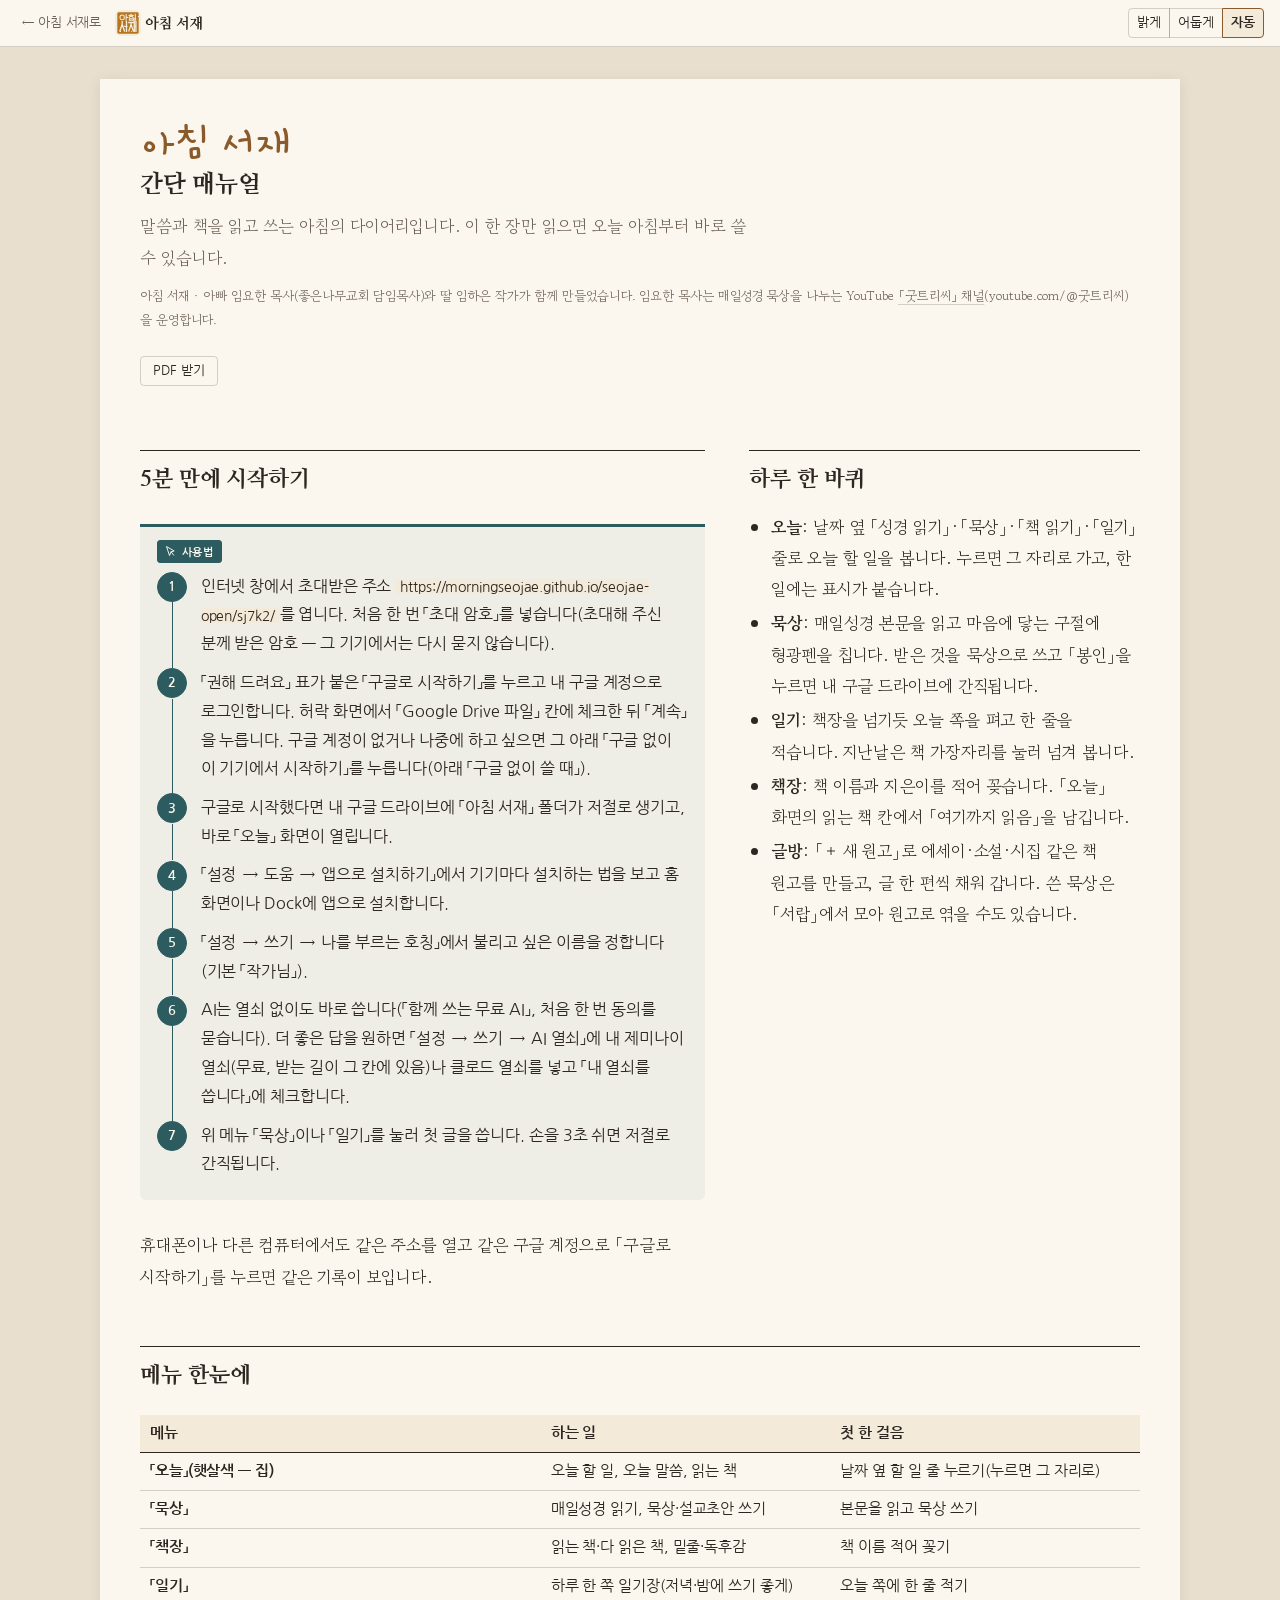
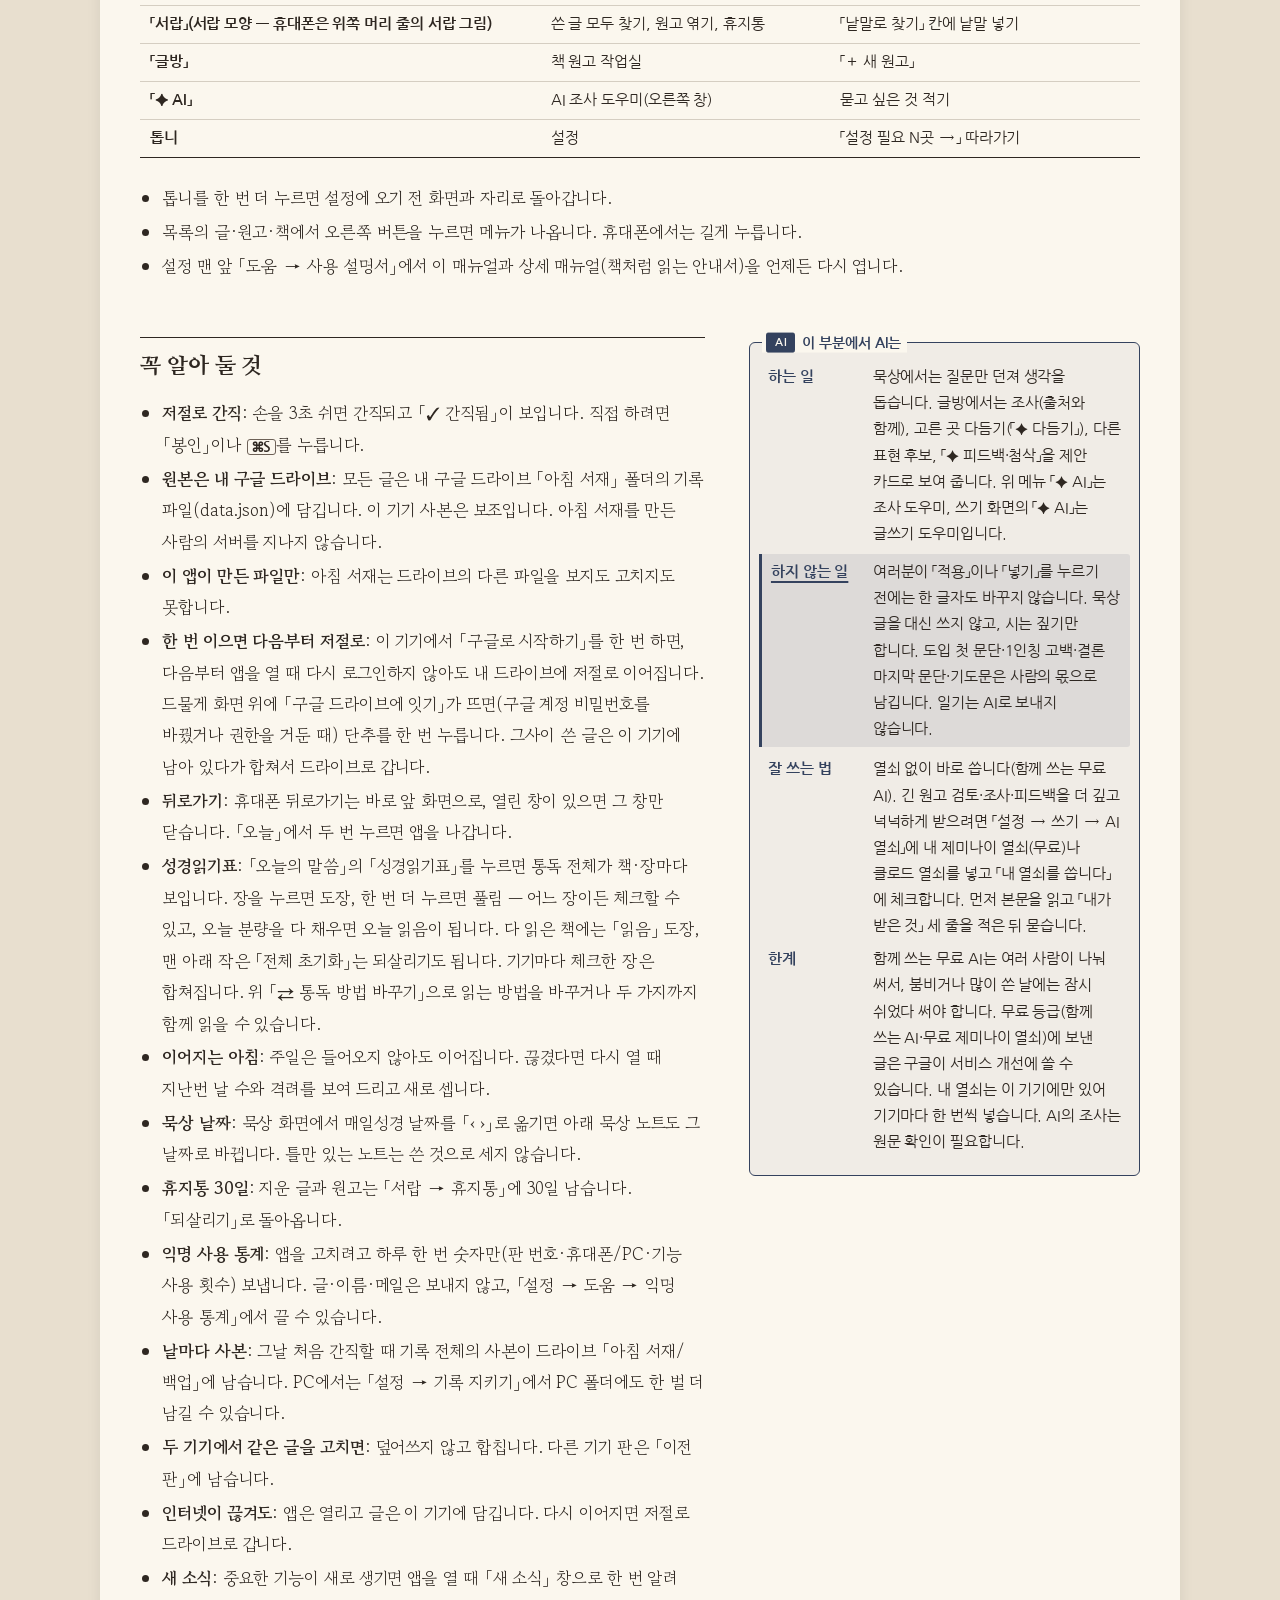
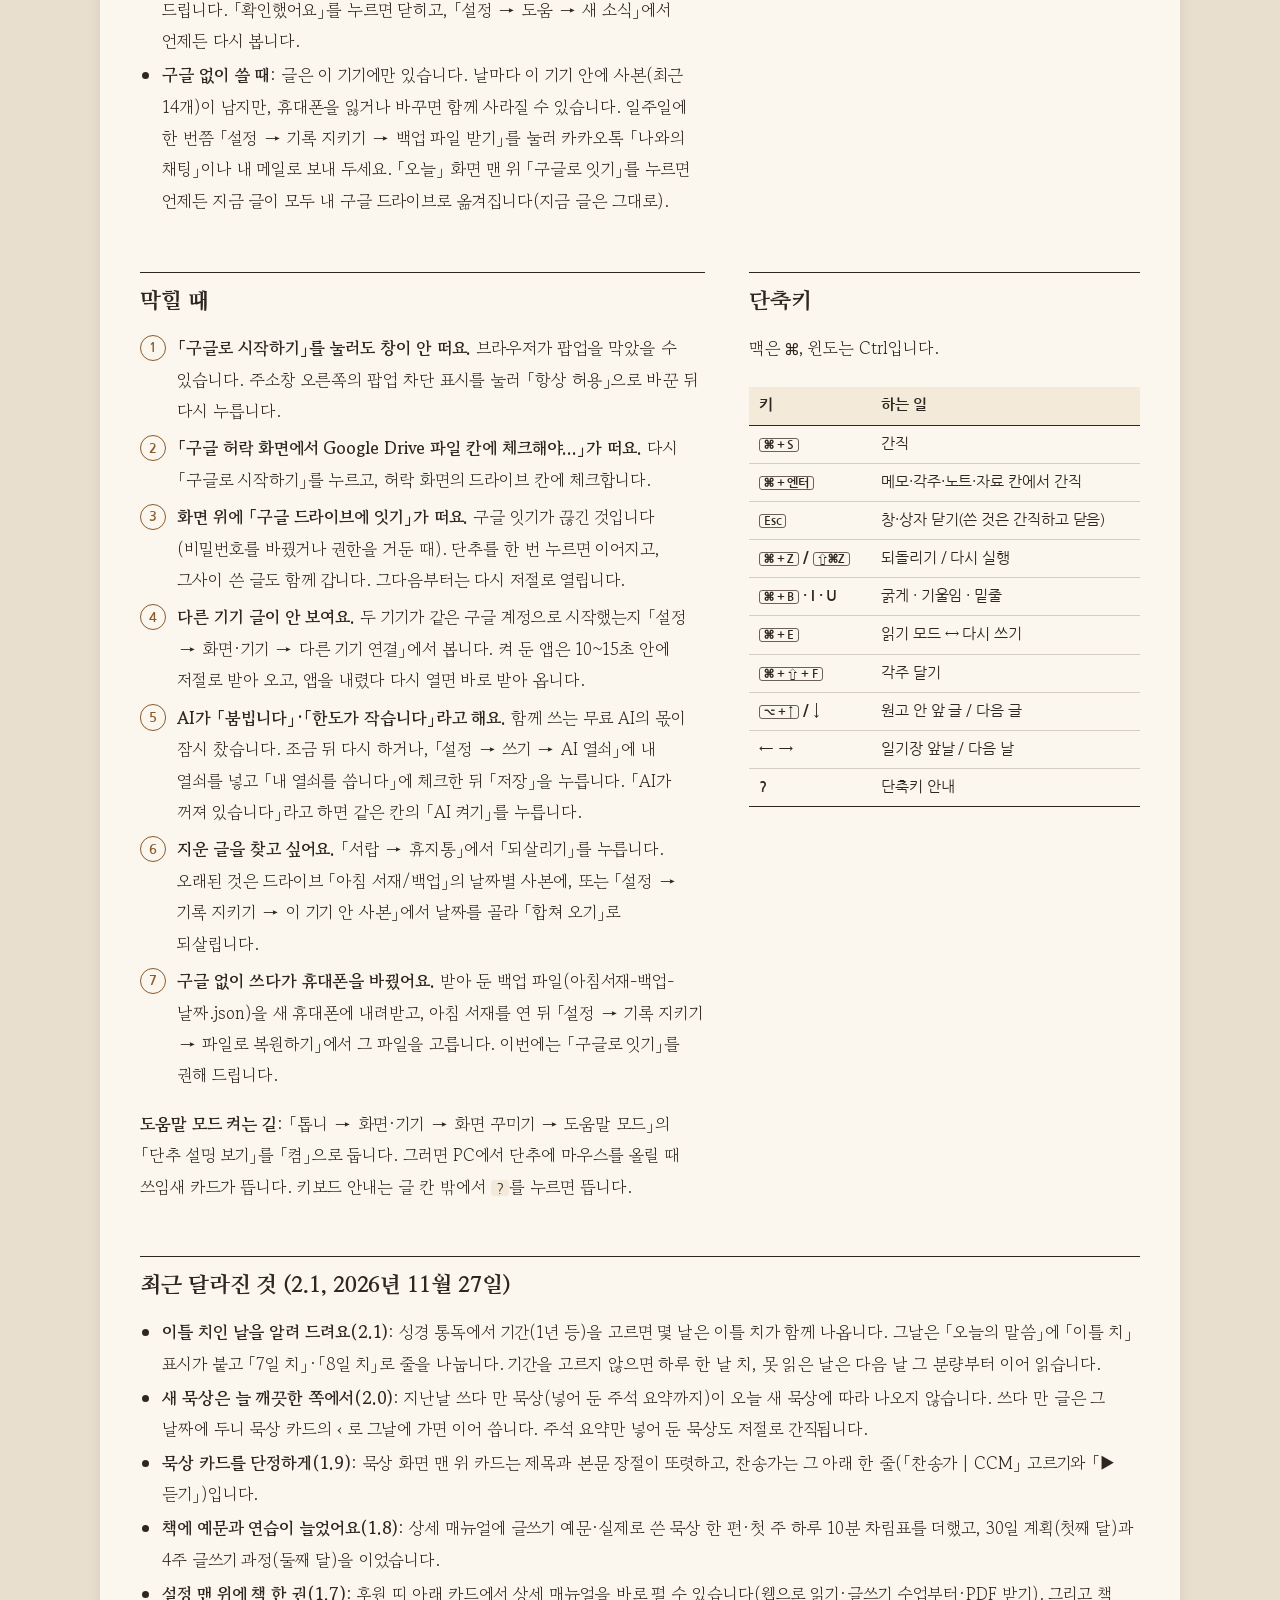
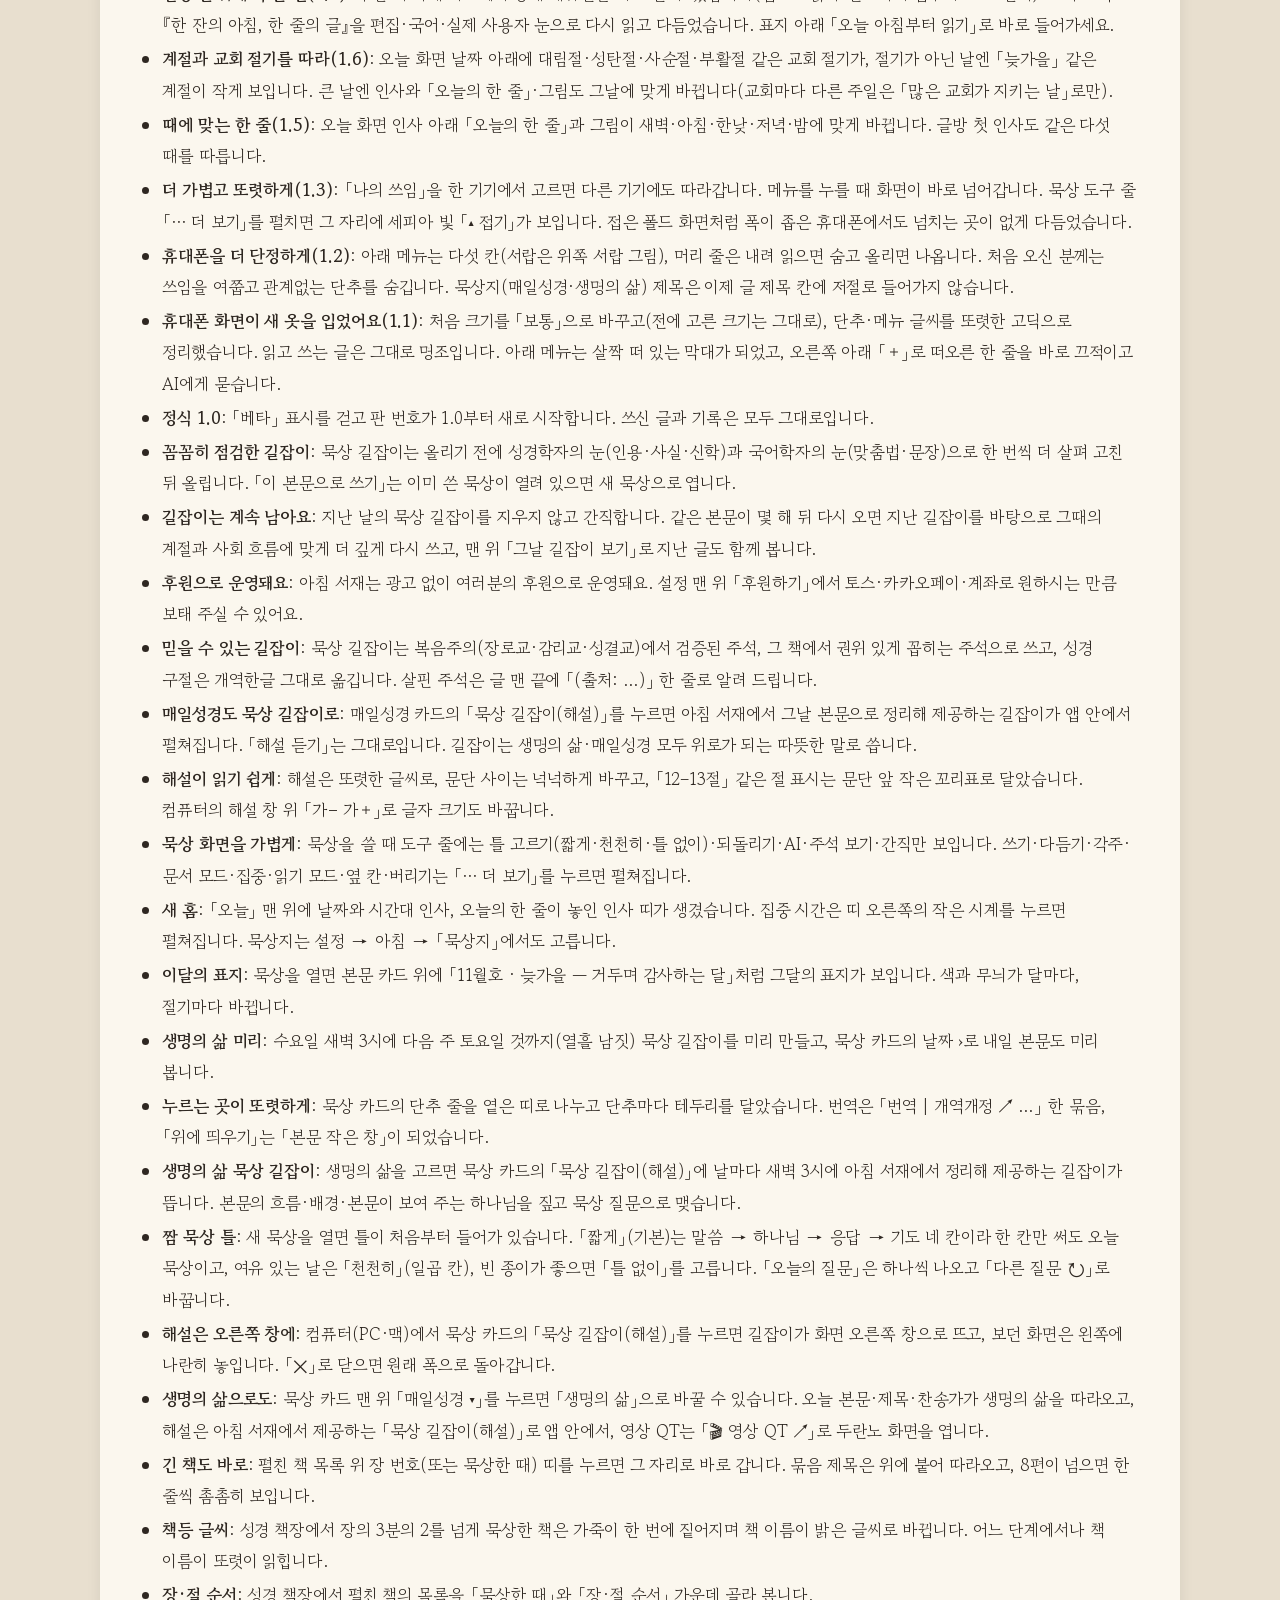
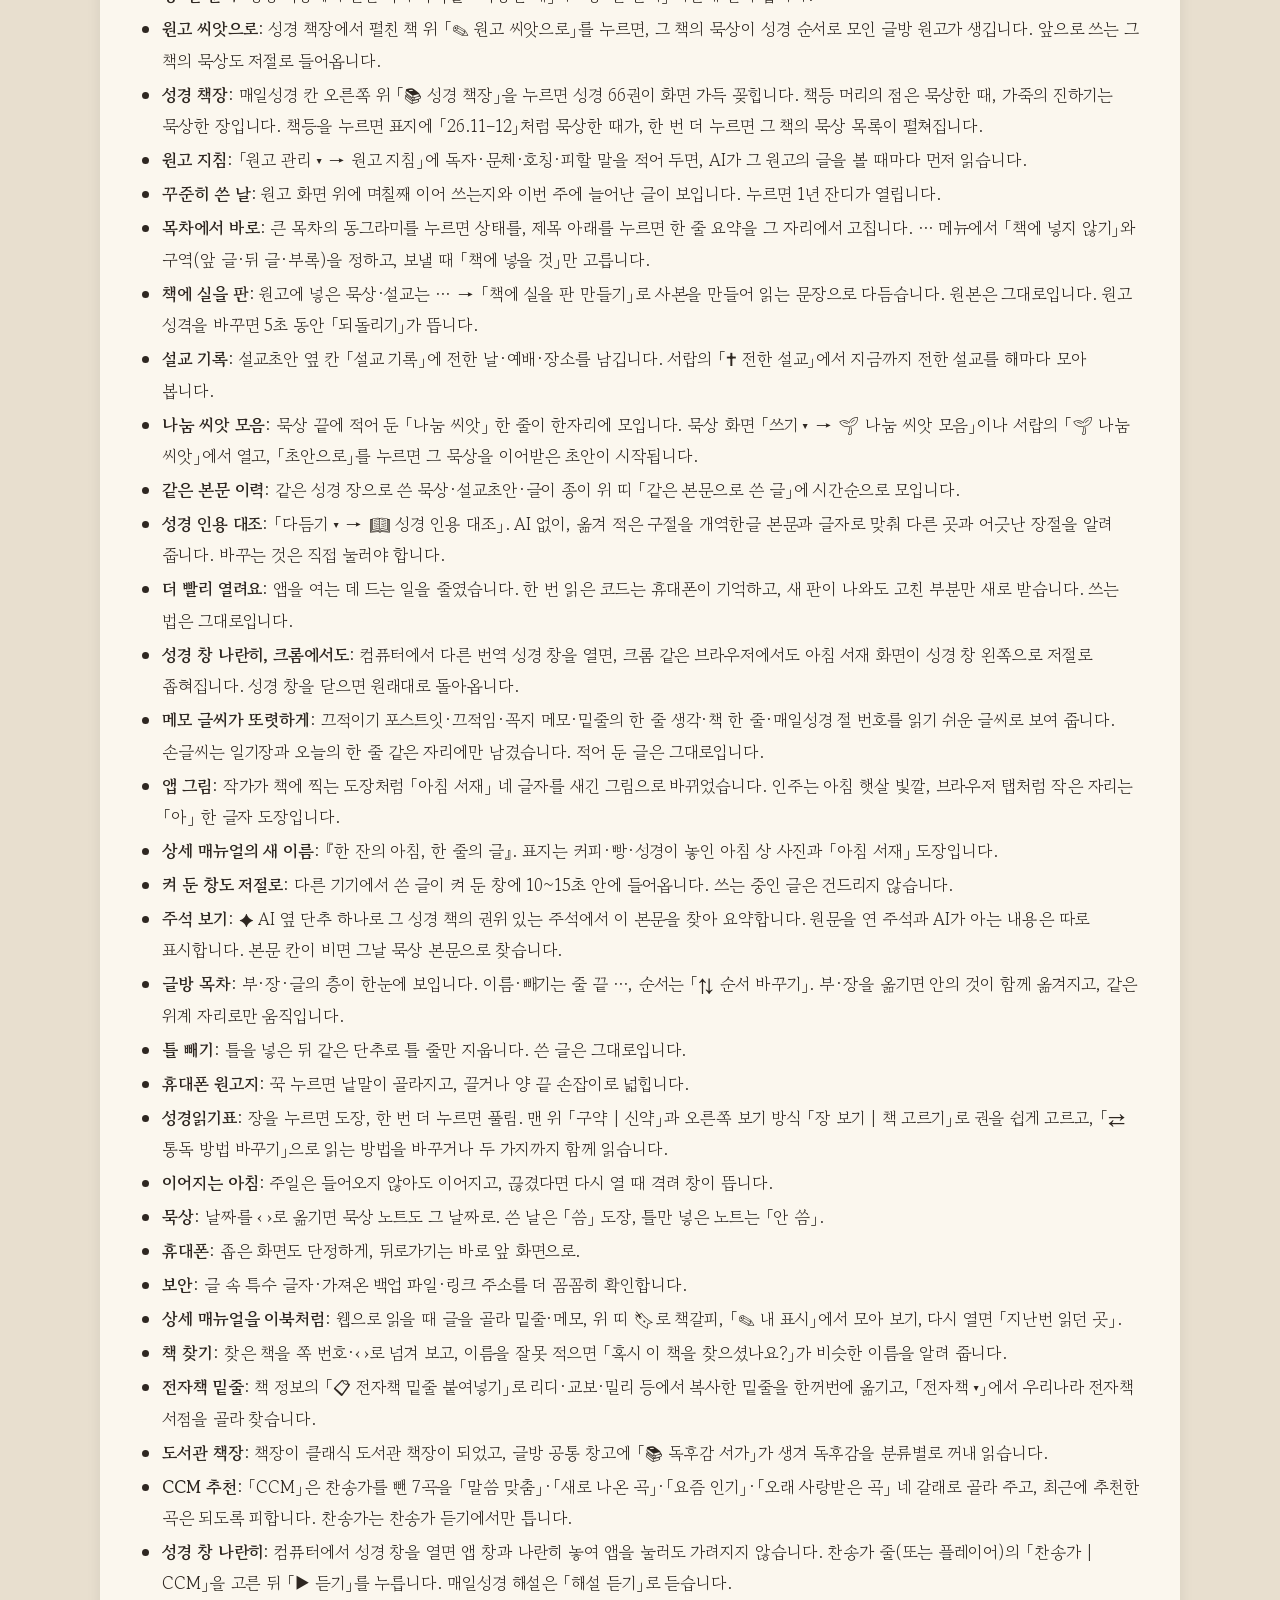
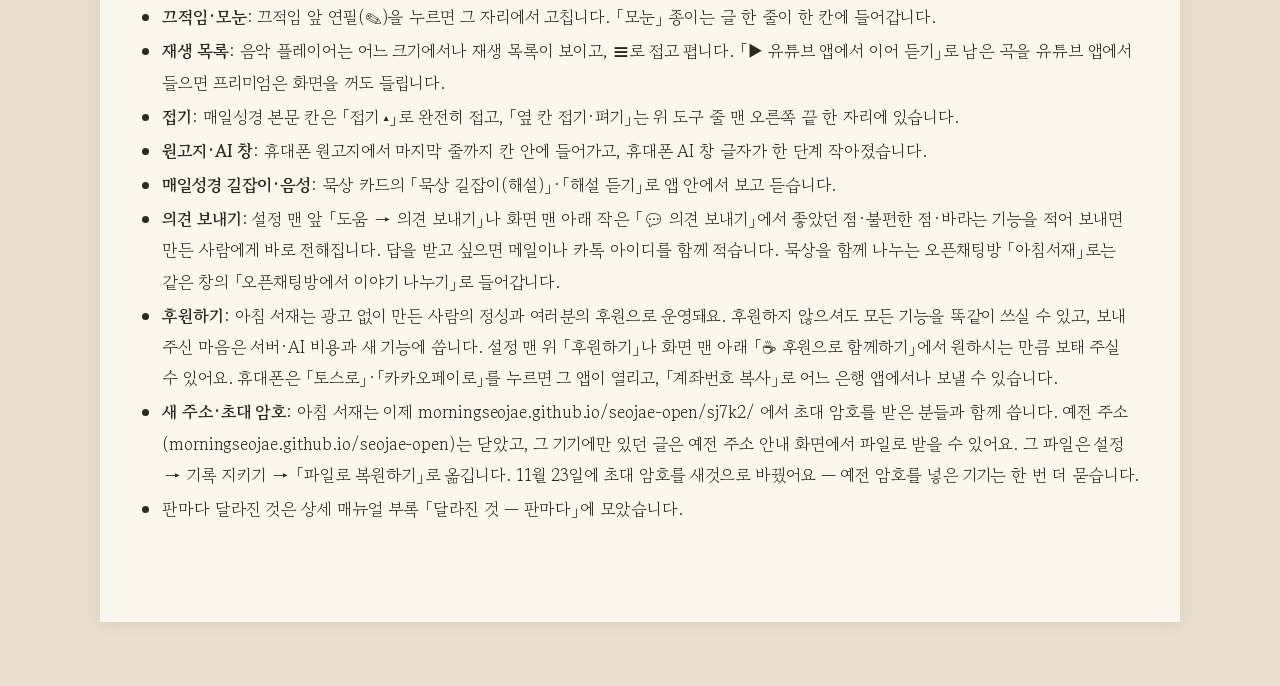
<file: sj7k2/manual/quick.html>
<!doctype html>
<html lang="ko">
<head>
<meta charset="utf-8">
<meta name="viewport" content="width=device-width, initial-scale=1">
<title>아침 서재 간단 매뉴얼</title>
<meta name="description" content="아침 서재 앱을 처음 쓰는 분을 위한 한 장 안내">
<link rel="preconnect" href="https://fonts.googleapis.com">
<link rel="preconnect" href="https://fonts.gstatic.com" crossorigin>
<link rel="stylesheet" href="https://fonts.googleapis.com/css2?family=Gowun+Batang:wght@400;700&amp;family=Nanum+Gothic:wght@400;700&amp;family=Nanum+Myeongjo:wght@700;800&amp;family=Gamja+Flower&amp;display=swap">
<link rel="stylesheet" href="https://fonts.googleapis.com/css2?family=Noto+Sans+Symbols+2&amp;family=Noto+Sans+Symbols&amp;family=Noto+Sans+Math&amp;family=Noto+Emoji&amp;family=Noto+Serif+KR&amp;text=%C2%B2%C2%B7%C2%B9%C3%97%E2%80%93%E2%80%94%E2%80%98%E2%80%99%E2%80%9C%E2%80%9D%E2%80%A6%E2%80%B9%E2%80%BA%E2%85%A0%E2%86%90%E2%86%91%E2%86%92%E2%86%93%E2%86%94%E2%86%97%E2%86%B6%E2%86%B7%E2%86%BA%E2%86%BB%E2%87%84%E2%87%85%E2%87%A7%E2%88%92%E2%88%98%E2%89%A1%E2%8A%95%E2%8B%AE%E2%8B%AF%E2%8C%82%E2%8C%95%E2%8C%98%E2%8C%A5%E2%91%A0%E2%91%A1%E2%91%A2%E2%91%A3%E2%91%A4%E2%91%A5%E2%91%A6%E2%96%A0%E2%96%A1%E2%96%A3%E2%96%B2%E2%96%B4%E2%96%B6%E2%96%BE%E2%97%86%E2%97%8B%E2%97%8E%E2%97%8F%E2%98%85%E2%98%95%E2%98%B0%E2%99%AA%E2%9B%B6%E2%9C%82%E2%9C%8E%E2%9C%90%E2%9C%93%E2%9C%95%E2%9C%9D%E2%9C%A6%E2%9C%BA%E2%A4%A2%E2%A7%89%E2%AC%86%E3%80%8C%E3%80%8D%E3%80%8E%E3%80%8F%E3%80%94%E3%80%95%E4%BD%9C%E5%95%86%E5%A4%9A%E6%8A%84%E6%8E%A8%E6%95%B2%E6%9B%B8%E8%AE%80%E9%87%8F%EF%BC%8B%F0%9F%8C%B1%F0%9F%8E%AC%F0%9F%92%AC%F0%9F%93%8B%F0%9F%93%96%F0%9F%93%9A%F0%9F%94%92%F0%9F%94%96&amp;display=swap">
<link rel="icon" type="image/svg+xml" href="[data-uri]">
<style>
:root{--paper:#fbf7ee;--desk:#e8dfcf;--paper-2:#f3ead9;--ink:#2e2721;--ink-soft:#6d6157;--sepia:#8a5a2b;--ai:#34425e;--ai-wash:rgba(52,66,94,.055);--ai-wash2:rgba(52,66,94,.10);--warn:#7a2e3a;--line:rgba(80,60,40,.22);--tape-a:rgba(214,170,120,.55);--use:#2c5b60;--use-wash:rgba(44,91,96,.06);--eye-wash:rgba(138,90,43,.06);--les:#5a3e69;--les-wash:rgba(90,62,105,.045);--les-fold:rgba(90,62,105,.28);--grow:#3b6a33;--why:#76591a;--memo:#fbf0bf;--memo-line:#b8952a;--memo-ink:#5f4a0e;--shade:rgba(0,0,0,.08);--scrim:rgba(30,22,15,.38);--serif:"Gowun Batang","Noto Sans Symbols 2","Noto Sans Symbols","Noto Sans Math","Noto Emoji","Noto Serif KR",serif;--title:"Nanum Myeongjo","Noto Sans Symbols 2","Noto Sans Symbols","Noto Sans Math","Noto Emoji","Noto Serif KR",serif;--sans:"Nanum Gothic","Noto Sans Symbols 2","Noto Sans Symbols","Noto Sans Math","Noto Emoji","Noto Serif KR",sans-serif;--hand:"Gamja Flower","Noto Sans Symbols 2","Noto Sans Symbols","Noto Sans Math","Noto Emoji","Noto Serif KR",cursive;color-scheme:light}
@media (prefers-color-scheme:dark){:root:not([data-theme="light"]){--paper:#29231d;--desk:#1a1612;--paper-2:#231e19;--ink:#ece2d2;--ink-soft:#b7a993;--sepia:#d9a466;--ai:#a9b8d6;--ai-wash:rgba(169,184,214,.07);--ai-wash2:rgba(169,184,214,.13);--warn:#e09aa6;--line:rgba(236,226,210,.14);--tape-a:rgba(190,150,100,.35);--use:#8cc6ca;--use-wash:rgba(140,198,202,.07);--eye-wash:rgba(217,164,102,.07);--les:#cbb0dc;--les-wash:rgba(203,176,220,.05);--les-fold:rgba(203,176,220,.3);--grow:#a3d394;--why:#e2c47a;--memo:rgba(232,200,90,.13);--memo-line:#a88a3a;--memo-ink:#ecd48c;--shade:rgba(0,0,0,.4);--scrim:rgba(0,0,0,.55);color-scheme:dark}}
:root[data-theme="dark"]{--paper:#29231d;--desk:#1a1612;--paper-2:#231e19;--ink:#ece2d2;--ink-soft:#b7a993;--sepia:#d9a466;--ai:#a9b8d6;--ai-wash:rgba(169,184,214,.07);--ai-wash2:rgba(169,184,214,.13);--warn:#e09aa6;--line:rgba(236,226,210,.14);--tape-a:rgba(190,150,100,.35);--use:#8cc6ca;--use-wash:rgba(140,198,202,.07);--eye-wash:rgba(217,164,102,.07);--les:#cbb0dc;--les-wash:rgba(203,176,220,.05);--les-fold:rgba(203,176,220,.3);--grow:#a3d394;--why:#e2c47a;--memo:rgba(232,200,90,.13);--memo-line:#a88a3a;--memo-ink:#ecd48c;--shade:rgba(0,0,0,.4);--scrim:rgba(0,0,0,.55);color-scheme:dark}

.sr{position:absolute!important;width:1px;height:1px;overflow:hidden;clip:rect(0 0 0 0);white-space:nowrap}
.ico{display:inline-block;width:1.2em;height:1.2em;vertical-align:-.24em;flex:none}
.ico svg{width:100%;height:100%;display:block}
kbd{font-family:var(--sans);font-weight:700;font-size:.85em;border:1px solid var(--ink-soft);border-radius:3px;padding:0 .3em;white-space:nowrap;line-height:1.3}
code{font-family:var(--sans);font-size:.86em;overflow-wrap:anywhere}
.arr{margin:0 .15em}
.lbl-in{font-family:var(--sans);font-weight:700;font-size:.8em;color:var(--sepia);margin-right:.45em;letter-spacing:.03em}
p.summary{font-size:1.02em}
p.minihead{font-family:var(--title);font-weight:700;margin:1.6em 0 .5em;break-after:avoid}
.sp-head{display:flex;flex-wrap:wrap;align-items:center;gap:.25em .45em;margin:0 0 .55em}
.sp-tag{display:inline-flex;align-items:center;gap:.35em;font-family:var(--sans);font-weight:700;font-size:.74em;letter-spacing:.05em;line-height:1.25;padding:.3em .7em .3em .55em;border-radius:3px;border:1px solid currentColor;white-space:nowrap}
.sp-by{font-family:var(--sans);font-size:.78em;color:var(--ink-soft);letter-spacing:.02em}
.sp-label,.sp-h{display:flex;align-items:center;gap:.4em;font-family:var(--sans);font-weight:700;font-size:.9em;letter-spacing:.04em;line-height:1.5;margin:0 0 .55em}

/* 1 사용법 */
.usage{margin:1.9em 0;padding:.85em 1.1em .45em;border-top:3px solid var(--use);background:var(--use-wash);border-radius:0 0 6px 6px;font-family:var(--sans);font-size:.9em;line-height:1.78}
.usage .use-tag{background:var(--use);color:var(--paper);border-color:var(--use)}
.usage h4{font-family:var(--sans);font-weight:700;font-size:1.06em;line-height:1.5;margin:.15em 0 .55em;color:var(--ink)}
.usage .sp-h{color:var(--use);font-size:1em}
.usage p{margin-bottom:.6em}
ol.steps{list-style:none;padding:0;margin:.5em 0 1em;counter-reset:st}
ol.steps>li{position:relative;padding-left:2.2em;margin:0 0 .35em;counter-increment:st}
ol.steps>li::before{content:counter(st);position:absolute;left:0;top:.2em;width:1.99em;height:1.99em;display:flex;align-items:center;justify-content:center;border:1px solid var(--sepia);border-radius:50%;font-family:var(--sans);font-weight:700;font-size:.78em;line-height:1;color:var(--sepia);font-variant-numeric:tabular-nums}
ol.steps>li>p{margin:0 0 .3em}
.usage ol.steps>li{padding-left:2.7em;margin-bottom:.6em}
.usage ol.steps>li::before{width:2.25em;height:2.25em;font-size:.82em;top:.02em;background:var(--use);border-color:var(--use);color:var(--paper)}
.usage ol.steps>li:not(:last-child)::after{content:"";position:absolute;left:.92em;top:1.9em;bottom:-.6em;border-left:1.5px solid var(--use)}

/* 2 전문가의 눈 */
.eye{position:relative;margin:2.1em 0;padding:.85em 1.1em .35em 1.2em;border-left:4px solid var(--sepia);background:var(--eye-wash);border-radius:0 4px 4px 0}
.eye .eye-tag{color:var(--sepia)}
.eye h4{margin:.1em 0 .5em}
.eye p,.eye li{font-size:.97em;line-height:1.9}
.eye p.first::before{content:"\201C";float:left;font-family:var(--title);font-weight:800;font-size:2.7em;line-height:.85;color:var(--sepia);opacity:.4;margin:.02em .12em 0 -.04em}

/* 3 AI 상자 */
.ai{position:relative;margin:2.1em 0 1.6em;padding:1.4em 1.2em .85em;border:1px solid var(--ai);border-radius:6px;background:var(--ai-wash);font-family:var(--sans);font-size:.88em;line-height:1.75;color:var(--ink);text-align:left;box-decoration-break:clone;-webkit-box-decoration-break:clone}
.ai-head{position:absolute;top:0;left:.8em;transform:translateY(-52%);display:flex;align-items:center;background:var(--paper);padding:0 .4em 0 .3em;line-height:1.3}
.ai-tag{font-weight:700;font-size:.74em;letter-spacing:.12em;border:1px solid var(--ai);background:var(--ai);color:var(--paper);padding:.18em .55em .15em .65em;border-radius:2px}
.ai-title{font-weight:700;color:var(--ai);padding-left:.5em;font-size:.95em}
.ai dl{margin:0}
.ai-row{position:relative;padding-left:7em;margin:0 0 .45em}
.ai-row dt{position:absolute;left:0;top:0;width:6.2em;font-weight:700;color:var(--ai)}
.ai-row dd{margin:0}
.ai-row.no{background:var(--ai-wash2);border-left:3px solid var(--ai);margin:.25em -.6em .6em;padding:.35em .6em .35em 7.4em;border-radius:0 3px 3px 0}
.ai-row.no dt{left:.6em;top:.35em;text-decoration:underline;text-decoration-thickness:1.5px;text-underline-offset:.28em}
.ai p{margin:0 0 .4em}
.ai.rest{display:flex;align-items:baseline;gap:.7em;padding:.45em .6em;margin:1.5em 0;border:none;border-top:1px dotted var(--ai);border-bottom:1px dotted var(--ai);border-radius:0;background:none;font-size:.82em;line-height:1.65}
.ai.rest .ai-head{position:static;transform:none;background:none;padding:0;flex:none}
.ai.rest .ai-tag{background:none;color:var(--ai);border-style:dotted}
.ai.rest .ai-title{white-space:nowrap}
.ai.rest .ai-body{flex:1;min-width:0;color:var(--ink-soft)}
.ai.rest .ai-body p{margin:0}

/* 4 글쓰기 수업 */
.lesson{position:relative;margin:2.4em 0;padding:1.05em 1.3em .5em;border:3px double var(--les);border-radius:2px;background:var(--les-wash)}
.lesson::after{content:"";position:absolute;top:-3px;right:-3px;width:0;height:0;border-style:solid;border-width:0 1.5em 1.5em 0;border-color:transparent var(--paper) var(--les-fold) transparent}
.lesson .sp-h{color:var(--les);font-size:.95em;margin-bottom:.15em}
.lesson>p.sp-by{margin:0 0 .9em;font-size:.8em}
.lesson .chk-list,.lesson ul,.lesson ol.steps{list-style:none;padding-left:.1em}
.lesson .chk-list>li,.lesson ul>li,.lesson ol.steps>li{position:relative;padding-left:1.75em;margin:0 0 .35em}
.lesson .chk-list>li::before,.lesson ul>li::before,.lesson ol.steps>li::before,.lesson p.chk::before{content:"";position:absolute;left:.12em;top:.48em;width:.82em;height:.82em;border:1.4px solid var(--les);border-radius:2px;background:none;font-size:1em;display:block}
.lesson p.chk{position:relative;padding-left:1.75em}
.chap-tag{display:flex;align-items:center;gap:.35em;width:max-content;font-family:var(--sans);font-weight:700;font-size:.5em;letter-spacing:.06em;color:var(--les);border:3px double var(--les);padding:.25em .7em;margin:0 0 .7em}

/* 5 고치기 전 → 고친 뒤 */
figure.ba{margin:1.6em 0;padding:0}
.ba-row{padding:.55em .95em .6em;border-radius:3px}
.ba-row.before{border:1.5px dotted var(--ink-soft);color:var(--ink-soft)}
.ba-row.after{border:1.5px solid var(--ink);color:var(--ink)}
.ba-row.after2{border-width:2.5px}
.ba-lbl{display:block;font-family:var(--sans);font-weight:700;font-size:.72em;letter-spacing:.08em;margin-bottom:.1em}
.ba-row.after .ba-lbl{color:var(--sepia)}
.ba-note{font-weight:400;letter-spacing:0;margin-left:.35em}
.ba-txt p{margin:0 0 .4em}
.ba-txt p:last-child{margin:0}
.ba-arrow{display:block;padding:.1em 0 .1em 1em;color:var(--sepia);font-family:var(--sans);font-weight:700;line-height:1.3}

/* 6 오늘의 연습 */
.practice{position:relative;margin:2.3em 0 1.6em;padding:16px 20px 14px;background-color:var(--paper-2);background-image:repeating-linear-gradient(to bottom,transparent 0,transparent calc(var(--lh) - 1px),var(--line) calc(var(--lh) - 1px),var(--line) var(--lh));background-position:0 calc(16px + var(--lh) * 1.25);border-radius:4px;border:1px solid var(--line);border-top:none;line-height:var(--lh)}
.practice-h{font-family:var(--hand);font-weight:400;font-size:1.53em;line-height:calc(var(--lh) * 1.25);color:var(--sepia);margin:0;letter-spacing:0}
.practice p,.practice li{margin:0;line-height:var(--lh)}
.practice ul,.practice ol{margin:0}
.practice ul{list-style:disc;padding-left:1.3em}
.practice ul>li{padding-left:0}
.practice ul>li::before{display:none}
.practice .tbl{background:var(--paper-2);margin:.3em 0}
.practice-lines{display:none}

/* 7 기대 효과 */
.effect{margin:1.9em 0;padding:.1em 0}
.effect .sp-label,.effect .sp-h{color:var(--grow)}
.effect ul,.effect ol{list-style:none;padding-left:0;margin:0 0 .6em}
.effect li,.effect>p{position:relative;padding-left:1.75em;margin:0 0 .35em}
.effect li::before,.effect>p::before{content:"";position:absolute;left:.45em;top:.32em;width:.4em;height:.78em;border:solid var(--grow);border-width:0 .17em .17em 0;transform:rotate(40deg);border-radius:0;background:none}
.effect>p.sp-label{padding-left:0}
.effect>p.sp-label::before{display:none}

/* 8 팁·주의 */
.note{margin:1.5em 0;padding:.7em 1em .65em;font-size:.95em}
.note>p:last-child,.note>ul:last-child,.note>ol:last-child{margin-bottom:0}
.note ul,.note ol{padding-left:1.25em;margin:.2em 0}
.note.tip{background:var(--memo);border:1px dashed var(--memo-line);border-radius:2px;box-shadow:0 1px 3px var(--shade)}
.note.warn{border:1.5px solid var(--warn);border-left-width:5px}
.lbl{display:inline-flex;align-items:center;gap:.3em;font-family:var(--sans);font-weight:700;font-size:.82em;letter-spacing:.04em;margin-right:.5em;vertical-align:.05em}
.tip .lbl,.note-h{color:var(--memo-ink)}
.warn .lbl{color:var(--warn)}
.note-h{display:flex;align-items:center;gap:.35em;font-family:var(--sans);font-weight:700;font-size:.82em;margin:0 0 .3em}
.bang{display:inline-flex;justify-content:center;align-items:center;width:1.4em;height:1.4em;border-radius:50%;background:var(--warn);color:var(--paper);font-weight:700;font-size:.92em;line-height:1}

/* 9 작가에게 왜 필요한가 */
.why{margin:2.1em 0}
.why .sp-h{color:var(--why);border-top:1px solid var(--why);border-bottom:1px solid var(--why);padding:.4em .2em;font-size:.85em;letter-spacing:.07em;margin-bottom:.8em}

/* 표 */
.tbl{margin:1.4em 0;max-width:100%;overflow-x:auto}
table{border-collapse:collapse;width:100%;font-family:var(--sans);font-size:.853em;line-height:1.6;text-align:left}
th,td{padding:7px 10px;text-align:left;vertical-align:top;border-bottom:.5px solid var(--line)}
thead th{background:var(--paper-2);border-bottom:1.2px solid var(--ink);font-weight:700}
tbody tr:last-child td{border-bottom:1px solid var(--ink)}
tbody td:first-child{font-weight:700}

/* 그림 */
figure.fig{margin:1.7em 0}
.fig-media{background:#fff;border:1px solid var(--line);border-radius:4px;padding:6px;text-align:center}
.fig-media img,.fig-media svg{max-width:100%;height:auto;display:block;margin:0 auto}
.fig-media.svg{background:none;border:none;padding:0;border-radius:0}
.fig-media.svg svg{width:100%}
.fig-media .sd,.fig-media .sd .g,.fig-media .sd text{font-family:var(--sans)!important}
.fig-media .sd .m{font-family:var(--title)!important}
.fig-missing{border:1px dashed var(--line);padding:2em 1em;color:var(--ink-soft);font-family:var(--sans);font-size:.8em;text-align:center}
figure.fig figcaption{font-family:var(--sans);font-size:.765em;line-height:1.5;color:var(--ink-soft);margin-top:.55em;letter-spacing:.02em}
.fig-no{font-weight:700;color:var(--ink);margin-right:.2em}
blockquote{margin:1.2em 0;padding:.1em 0 .1em 1em;border-left:1px solid var(--line);color:var(--ink-soft)}
hr{border:0;border-top:1px solid var(--line);width:3em;margin:3em 0}

*,*::before,*::after{box-sizing:border-box}
html{-webkit-text-size-adjust:100%;scroll-behavior:smooth;scroll-padding-top:60px;font-size:17px}
body{margin:0;background:var(--paper);color:var(--ink);font-family:var(--serif);font-size:17px;line-height:1.85;letter-spacing:-.005em;word-break:keep-all;overflow-wrap:anywhere;line-break:strict;text-align:left;--lh:31.45px}
@media (max-width:599px){html{font-size:16px}body{font-size:16px;line-height:1.8;--lh:28.8px}}
@media (prefers-reduced-motion:reduce){html{scroll-behavior:auto}*,*::before,*::after{transition:none!important;animation:none!important}}
p{margin:0 0 .9em}
ul,ol{padding-left:1.3em;margin:0 0 1em}
li{margin:.15em 0}
a{color:inherit;text-decoration-color:var(--line);text-underline-offset:.2em}
a:hover{text-decoration-color:var(--sepia)}
:focus-visible{outline:2px solid var(--sepia);outline-offset:2px;border-radius:2px}
img,svg{max-width:100%}
h1,h2,h3,h4{font-family:var(--title);color:var(--ink);text-wrap:pretty}
h4{font-weight:700;font-size:20px;line-height:1.5;margin:2.2em 0 .6em}
code{background:var(--paper-2);padding:.05em .35em;border-radius:3px}
.practice::before{content:"";position:absolute;top:-8px;left:28px;width:58px;height:16px;background:var(--tape-a);transform:rotate(-3deg)}
.sr{position:absolute!important;width:1px;height:1px;overflow:hidden;clip:rect(0 0 0 0);white-space:nowrap}
.skip{position:absolute;left:-9999px;top:0}
.skip:focus{left:8px;top:8px;z-index:100;background:var(--paper);padding:6px 10px;border:1px solid var(--sepia)}
.btn{font:inherit;color:var(--ink);background:transparent;border:1px solid var(--line);border-radius:4px;padding:3px 10px;cursor:pointer;min-height:30px;line-height:1.4}
.btn:hover{border-color:var(--sepia)}
.theme{display:flex;flex:none}
.theme .btn{border-radius:0;margin-left:-1px;padding:3px 8px}
.theme .btn:first-child{border-radius:4px 0 0 4px;margin-left:0}
.theme .btn:last-child{border-radius:0 4px 4px 0}
.theme .btn[aria-pressed="true"]{background:var(--paper-2);border-color:var(--sepia);font-weight:700;position:relative}
.back{font-family:var(--sans);font-size:13px;line-height:1.4;text-decoration:none;color:var(--ink-soft);white-space:nowrap;padding:4px 6px;border-radius:4px;flex:none}
.back:hover{color:var(--ink);background:var(--paper-2)}
.pdf-dl{margin:1.2em 0 0}
.pdf-dl a.btn{font-family:var(--sans);font-size:13px;text-decoration:none;display:inline-block;padding:5px 12px}
@media (max-width:420px){body.deploy.detail .top-logo{display:none}}
@media (max-width:480px){body.detail .top-logo{display:none}}
.fig-media[role="button"]{cursor:zoom-in}
#lightbox{position:fixed;inset:0;z-index:90;background:rgba(0,0,0,.82);display:none;align-items:center;justify-content:center;padding:16px;cursor:zoom-out}
#lightbox.show{display:flex}
#lightbox .lb-in{max-width:min(1400px,100%);max-height:100%;overflow:auto;background:#fff;border-radius:4px;padding:8px}
#lightbox img,#lightbox svg{display:block;max-width:100%;max-height:calc(100vh - 56px);width:auto;height:auto}
#lightbox svg{width:min(1300px,92vw)}
@media (max-width:599px){.usage,.eye,.lesson,.note{padding-left:14px;padding-right:14px}.ai{padding:1.4em 14px .8em}.practice{padding:14px 14px 12px}}
@media (max-width:479px){.ai-row{padding-left:0}.ai-row dt{position:static;width:auto}.ai-row.no{margin:.25em -.4em .6em;padding:.35em .6em}.ai-row.no dt{display:inline-block}.ai.rest{display:block}.ai.rest .ai-head{margin-bottom:.15em}}
@media (max-width:599px){
 .tbl.cards{overflow:visible}
 table.cards thead{position:absolute;width:1px;height:1px;overflow:hidden;clip:rect(0 0 0 0)}
 table.cards,table.cards tbody,table.cards tr,table.cards td{display:block;width:100%}
 table.cards tr{border-top:1.2px solid var(--ink);padding:6px 0 8px}
 table.cards tbody tr:last-child{border-bottom:1px solid var(--ink)}
 table.cards td{border:none;padding:2px 4px}
 table.cards td::before{content:attr(data-label);display:block;font-weight:700;font-size:.8em;color:var(--ink-soft);letter-spacing:.02em}
 table.cards tbody td:first-child{font-size:1.05em}
 table.cards tbody td:first-child::before{display:none}
}

.top-logo{display:flex;align-items:center}
.top-logo .logo{height:26px;width:auto;display:block}
.top-left{display:flex;align-items:center;gap:8px;min-width:0}
.s-top{position:sticky;top:0;z-index:20;display:flex;justify-content:space-between;align-items:center;padding:8px 16px;background:var(--paper);border-bottom:1px solid var(--line);font-family:var(--sans);font-size:13px}
.sheet{max-width:1080px;margin:0 auto;padding:40px 40px 80px}
@media (min-width:1280px){body{background:var(--desk)}.sheet{background:var(--paper);box-shadow:0 2px 14px var(--shade);margin:32px auto 64px}}
.s-head{margin:0 0 2.2em}
.s-head h1{margin:0;font-weight:400;line-height:1.1}
.s-head .hand{display:block;font-family:var(--hand);font-size:44px;color:var(--sepia);line-height:1.1}
.s-head .s-sub{display:block;font-family:var(--title);font-weight:800;font-size:24px;letter-spacing:-.01em;margin-top:.2em}
.s-head .s-lead{margin:.7em 0 0;color:var(--ink-soft);max-width:36em}
.s-head .s-maker{margin:.8em 0 0;font-size:13px;color:var(--ink-soft)}
.grid{display:grid;grid-template-columns:repeat(12,minmax(0,1fr));gap:12px 44px;align-items:start}
.grid>section{min-width:0}
.c7{grid-column:span 7}.c5{grid-column:span 5}.c12{grid-column:span 12}.c6{grid-column:span 6}.c4{grid-column:span 4}.c8{grid-column:span 8}
@media (max-width:959px){.grid{grid-template-columns:minmax(0,1fr);column-gap:0}.grid>section{grid-column:1/-1}}
h2.s-h{font-weight:800;font-size:22px;line-height:1.4;margin:1.2em 0 .7em;padding-top:.6em;border-top:1.5px solid var(--ink)}
.s-first .usage ol.steps>li{font-size:1.06em}
@media (max-width:599px){.sheet{padding:24px 16px 56px}.s-head .hand{font-size:40px}}
:root[data-theme="dark"] .logo .lg-text{fill:#ece2d2}
@media (prefers-color-scheme:dark){:root:not([data-theme="light"]) .logo .lg-text{fill:#ece2d2}}

</style>
</head>
<body class="simple deploy">
<div class="s-top"><span class="top-left"><a class="back" href="../">← 아침 서재로</a><span class="top-logo"><svg class="logo " role="img" aria-label="아침 서재" xmlns="http://www.w3.org/2000/svg" viewBox="0 0 1228 360"><defs><filter id="lg2-sw" x="-6%" y="-6%" width="112%" height="112%"><feTurbulence type="fractalNoise" baseFrequency=".045" numOctaves="3" seed="11"/><feDisplacementMap in="SourceGraphic" scale="6" xChannelSelector="R" yChannelSelector="G"/></filter><filter id="lg2-se" x="0" y="0" width="100%" height="100%"><feTurbulence type="fractalNoise" baseFrequency=".07" numOctaves="4" seed="4" result="n"/><feColorMatrix in="n" type="matrix" values="0 0 0 0 0 0 0 0 0 0 0 0 0 0 0 -60 0 0 0 47.5" result="m"/><feComposite in="SourceGraphic" in2="m" operator="in"/></filter></defs><g transform="scale(0.703125)"><rect width="512" height="512" rx="112" fill="#f4ecdc"/><g filter="url(#lg2-sw)"><g filter="url(#lg2-se)"><rect x="46" y="46" width="420" height="420" rx="29" fill="#b8741f"/><path d="M137.9 100.1H143.3A37.9 28.8 0 0 1 181.2 128.9V163.2A37.9 28.8 0 0 1 143.3 192.0H137.9A37.9 28.8 0 0 1 100.0 163.2V128.9A37.9 28.8 0 0 1 137.9 100.1ZM219.1 87.7V203.0M219.1 145.3H244.4" fill="none" stroke="#f4ecdc" stroke-width="21.2" stroke-linecap="square" stroke-linejoin="miter"/><path d="M316.4 85.0V94.6M276.6 105.5H357.9M317.3 105.5L276.6 149.4M317.3 105.5L357.9 149.4M399.4 86.3V159.1M283.9 171.4H406.6V203.0H283.9Z" fill="none" stroke="#f4ecdc" stroke-width="21.2" stroke-linecap="square" stroke-linejoin="miter"/><path d="M141.5 232.0V281.3L96.3 413.4M141.5 281.3L186.6 413.4M226.3 227.6V420.1M193.8 323.8H226.3" fill="none" stroke="#f4ecdc" stroke-width="26.2" stroke-linecap="square" stroke-linejoin="miter"/><path d="M273.0 245.5H359.7M316.4 245.5V285.8L273.0 411.1M316.4 285.8L359.7 411.1M379.6 227.6V420.1M379.6 323.8H410.2M412.0 227.6V420.1" fill="none" stroke="#f4ecdc" stroke-width="26.2" stroke-linecap="square" stroke-linejoin="miter"/></g></g></g><path class="lg-text" d="M485.7 128Q494.3 129.5 501.4 133.1Q508.6 136.6 513.7 141.8Q518.7 147.1 521.5 153.7Q524.2 160.2 524.2 167.6Q524.2 176.4 520.5 183.9Q516.8 191.5 510.2 196.9Q503.7 202.4 494.6 205.5Q485.5 208.6 475 208.6Q464.4 208.6 455.6 205.5Q446.7 202.4 440.2 196.9Q433.8 191.5 430.1 183.9Q426.4 176.4 426.4 167.6Q426.4 159.8 429.4 153Q432.4 146.1 437.8 140.9Q443.1 135.6 450.7 132.1Q458.2 128.6 467.2 127.6Q467.4 124.5 465.8 122.7Q464.2 120.9 459.2 119.4L463.5 112Q465.4 112.5 468.7 113.3Q472.1 114.1 475.7 114.9Q479.3 115.7 482.8 116.4Q486.3 117 488.7 117.6Q487.1 121.3 485.7 128ZM501.4 167Q501.4 161 499.2 155.8Q497.1 150.6 493.5 146.8Q490 143 485.3 140.8Q480.6 138.5 475.4 138.5Q470.1 138.5 465.5 140.8Q460.9 143 457.5 146.8Q454.1 150.6 452 155.8Q450 161 450 167Q450 173.3 452 178.4Q454.1 183.4 457.5 187.1Q460.9 190.7 465.5 192.7Q470.1 194.8 475.4 194.8Q480.6 194.8 485.3 192.7Q490 190.7 493.6 187.1Q497.2 183.4 499.3 178.4Q501.4 173.3 501.4 167ZM569.3 218.2Q569.3 224.3 569 232.2Q568.7 240.1 568.2 248.1Q567.8 256.1 567.3 263.3Q566.8 270.6 566.2 274.9L549 277.2Q548.6 274.1 548.3 268.7Q548 263.3 547.7 257.1Q547.4 250.8 547.3 244.4Q547.2 237.9 547.2 232.3V110.2Q547.2 104.5 541.8 100.9Q536.3 97.3 523.4 94L527.3 85.4Q532.2 86 538.4 87Q544.5 87.9 550.8 89.1Q557 90.3 562.6 91.3Q568.1 92.2 571.9 92.8Q571.3 94.6 570.9 97.5Q570.5 100.4 570.1 103.4Q569.7 106.3 569.5 108.5Q569.3 110.8 569.3 111V163.3Q573.6 162.9 578.9 162.4Q584.2 162 589.3 161.4Q594.5 160.8 599.3 160.1Q604.1 159.4 607.6 158.6L605.6 176.8Q602.7 176.6 598.3 176.6Q593.9 176.6 588.9 176.6Q584 176.6 578.9 176.6Q573.8 176.6 569.3 176.6Z M761.8 250.6Q764 250.2 765.8 250.1Q767.7 250 769.2 249.9L765.1 266.5Q758.5 265.9 749.2 265.7Q739.9 265.5 729.8 265.4Q719.6 265.3 709.5 265.5Q699.3 265.7 690.9 266.1Q690.5 267.2 690.1 268.9Q689.7 270.6 689.3 272.7L673.5 275.4Q672.4 271.1 671.8 268.2Q671.2 265.3 671 262.9Q670.8 260.6 670.8 258.6Q670.8 256.7 670.8 254.1L668.6 224.7Q668.2 221.1 667.9 219Q667.5 216.8 666.1 215.5Q664.7 214.1 662.1 213.1Q659.5 212.2 654.8 211L658.9 202.6Q671.6 204.1 685.2 204.7Q698.9 205.3 712.8 205.1Q726.6 204.9 740.5 204.1Q754.4 203.4 767.3 202.2Q766.5 206.9 765.7 213Q764.9 219.2 764.2 225.6Q763.6 232.1 763 238.6Q762.4 245.2 761.8 250.6ZM692.3 160Q703.4 168.2 714.1 174.1Q724.7 179.9 736.4 184.8L720.8 199.5Q711.4 192.6 701.8 184.3Q692.3 176 682.9 168.4Q668.6 180.7 652.8 189.5Q637 198.3 620.4 205.3L614.5 197.9Q626.1 192.4 636.8 185.3Q647.5 178.2 656.9 170Q666.3 161.8 674.2 152.6Q682.1 143.4 688.2 134Q682.5 134.2 676 134.6Q669.4 135 663.8 135.2Q661.8 135.2 658.2 135.6Q654.6 136 650.3 136.4Q646 136.8 641.8 137.4Q637.6 137.9 634.5 138.3L622.5 120.9Q624.9 121.3 629.2 121.8Q633.5 122.3 638.4 122.7Q643.2 123.1 647.9 123.4Q652.6 123.7 655.9 123.7Q663 123.7 670.5 123.4Q678 123.1 685.1 122.4Q692.3 121.7 698.9 120.8Q705.6 119.8 711.2 118.6L718.8 125.8Q713.2 135.6 706.5 144.1Q699.9 152.6 692.3 160ZM723.9 85.4Q728.4 86 734.5 87Q740.5 87.9 746.8 89.1Q753 90.3 758.8 91.3Q764.5 92.2 768.2 92.8Q767.9 94.6 767.6 97.5Q767.3 100.4 766.9 103.4Q766.5 106.3 766.3 108.5Q766.1 110.8 766.1 111V164.7Q766.1 168 765.7 172.7Q765.3 177.4 764.7 182.3Q764.1 187.2 763.6 191.4Q763 195.6 762.4 198.1L745.8 200.6Q745.4 198.5 745 195.3Q744.6 192 744.3 188.3Q744 184.6 743.9 181.1Q743.8 177.6 743.8 174.9V110.2Q743.8 104.5 738.1 100.9Q732.3 97.3 719.4 94ZM742.5 216.8Q736.4 216.6 729.6 216.6Q722.7 216.5 715.8 216.6Q708.9 216.8 702.4 217.1Q696 217.4 690.7 217.8L691.5 250.2V253.6Q703.2 253.4 716.5 252.9Q729.8 252.4 741.9 252ZM701.3 111.2Q698.1 111.2 694.1 111.2Q690.1 111.2 686.2 111.3Q682.3 111.4 678.7 111.5Q675.1 111.6 672.7 111.6Q671.4 111.6 668.6 111.8Q665.9 112 662.6 112.3Q659.3 112.5 655.9 112.8Q652.6 113.1 650.3 113.3L640.7 96.9Q643.1 97.5 647.2 98Q651.3 98.5 655.7 99Q660 99.5 664.1 99.7Q668.1 99.9 670.2 99.9Q672.4 99.9 676.6 99.6Q680.8 99.3 685.7 98.8Q690.7 98.3 695.9 97.6Q701.1 96.9 705.4 96.3Z M919.8 161.6Q930 171.9 943 183.1Q956 194.2 968.6 203.6L952.2 219.8Q943.5 209.2 933 196.7Q922.6 184.2 912.4 172.3Q902.4 186 889.4 198.7Q876.3 211.4 859.3 223.1L852.4 216.8Q863.8 207.9 873.2 197Q882.7 186.2 890.1 174.6Q897.6 162.9 902.8 151.2Q908.1 139.5 911 129Q911.6 127.2 911.6 126.2Q911.6 125.2 911.4 124.7Q911.2 124.1 911 123.7Q910.8 123.3 910.8 122.7Q909.9 120.8 906.2 118.6Q902.6 116.5 898.3 114.9L902.4 107.7Q906.3 108.6 911.3 110.1Q916.3 111.6 921.5 113.1Q926.7 114.7 931.5 116.2Q936.4 117.6 940.3 118.6Q932.5 141.8 919.8 161.6ZM985.2 165.5Q979.2 165.9 973 166.3Q966.9 166.6 961.2 167.2Q955.6 167.8 950.9 168.4Q946.2 169 943.1 169.6L934.3 152.2Q936.2 152.4 939.8 152.8Q943.5 153.2 947.6 153.5Q951.7 153.8 955.8 153.9Q959.9 154 962.8 154Q967.1 153.8 972.8 153.8Q978.6 153.8 985.2 153.4V110.2Q985.2 104.5 979.5 100.9Q973.7 97.3 960.8 94L965.3 85.4Q969.8 86 975.9 87Q981.9 87.9 988.2 89.1Q994.4 90.3 1000.2 91.3Q1006 92.2 1009.7 92.8Q1009.3 94.6 1008.9 97.5Q1008.5 100.4 1008.2 103.4Q1007.9 106.3 1007.6 108.5Q1007.3 110.8 1007.3 111V218.2Q1007.3 224.3 1007 232.2Q1006.7 240.1 1006.2 248.1Q1005.8 256.1 1005.1 263.3Q1004.4 270.6 1003.6 274.9L987 277.2Q986.6 274.1 986.3 268.7Q986 263.3 985.7 257.1Q985.4 250.8 985.3 244.4Q985.2 237.9 985.2 232.3Z M1161.7 167.4Q1164.8 167 1169.7 166.7Q1174.6 166.5 1177.5 166.3V110.2Q1177.5 107.3 1176.7 105Q1175.8 102.8 1173.4 100.8Q1171.1 98.9 1167 97.2Q1162.9 95.6 1156.4 94L1160.2 85.4Q1164.8 86 1170.6 87.1Q1176.4 88.1 1182 89.2Q1187.7 90.3 1193 91.4Q1198.2 92.4 1201.8 93.2Q1201.4 95 1201.1 97.9Q1200.8 100.8 1200.5 103.6Q1200.2 106.3 1200 108.5Q1199.8 110.8 1199.8 111V218.2Q1199.8 224.3 1199.5 232Q1199.2 239.7 1198.8 247.6Q1198.4 255.5 1197.9 262.7Q1197.3 270 1196.5 274.9L1179.5 277.2Q1179.1 273.5 1178.8 268.1Q1178.5 262.7 1178.2 256.6Q1177.9 250.4 1177.7 244.2Q1177.5 237.9 1177.5 232.3V179.1Q1174.4 179.3 1169.5 179.3Q1164.6 179.3 1161.7 179.5V211.2Q1161.7 217.2 1161.4 225Q1161.1 232.9 1160.6 240.8Q1160.2 248.7 1159.6 255.9Q1159 263.1 1158.2 268L1141.8 270.2Q1141.4 266.5 1141.1 261.1Q1140.8 255.7 1140.5 249.7Q1140.2 243.6 1140 237.4Q1139.8 231.1 1139.8 225.4V212.2L1127.1 223.5Q1120.9 214.7 1112.9 204.1Q1104.9 193.6 1097.1 184.4Q1086.1 197.3 1073.1 208.6Q1060.2 220 1044.9 230.5L1038.1 224.1Q1049.8 215.1 1060.1 204.1Q1070.3 193 1078.4 181.3Q1086.5 169.6 1092.3 157.8Q1098 145.9 1100.8 135.2Q1095.7 135.4 1091.2 135.5Q1086.7 135.6 1081.6 136Q1079.5 136.2 1075.9 136.6Q1072.3 137 1068.3 137.4Q1064.3 137.9 1060.4 138.5Q1056.4 139.1 1053.5 139.7L1042.2 120.9Q1044.9 121.5 1048.8 122.2Q1052.7 122.9 1057 123.4Q1061.3 123.9 1065.5 124.3Q1069.7 124.7 1073 124.7Q1080.1 124.7 1085.9 124.6Q1091.8 124.5 1097.4 123.9Q1102.9 123.3 1108.6 122.3Q1114.3 121.3 1121.1 119.6L1128.5 126.6Q1119.9 152.8 1104.5 174.1Q1108.6 178.2 1113.2 182.8Q1117.8 187.4 1122.5 191.6Q1127.1 195.9 1131.6 199.9Q1136.1 203.8 1139.8 206.7V117.6Q1139.8 114.9 1139.2 112.7Q1138.5 110.6 1136.4 108.7Q1134.4 106.9 1130.5 105.3Q1126.6 103.8 1120.3 102.2L1124.2 93.8Q1129.1 94.4 1134.6 95.3Q1140 96.1 1145.4 97.2Q1150.8 98.3 1155.6 99.4Q1160.4 100.4 1163.9 101.4Q1163.5 103.2 1163.1 106Q1162.7 108.8 1162.4 111.7Q1162.1 114.5 1161.9 116.6Q1161.7 118.8 1161.7 119V167.4Z" fill="#2e2721"/></svg></span></span><div class="theme" role="group" aria-label="화면 밝기"><button class="btn" type="button" data-t="light">밝게</button><button class="btn" type="button" data-t="dark">어둡게</button><button class="btn" type="button" data-t="auto">자동</button></div></div>
<main class="sheet"><header class="s-head"><h1><span class="hand">아침 서재</span><span class="s-sub">간단 매뉴얼</span></h1><p class="s-lead">말씀과 책을 읽고 쓰는 아침의 다이어리입니다. 이 한 장만 읽으면 오늘 아침부터 바로 쓸 수 있습니다.</p>
<p class="s-maker">아침 서재 · 아빠 임요한 목사(좋은나무교회 담임목사)와 딸 임하은 작가가 함께 만들었습니다. 임요한 목사는 매일성경 묵상을 나누는 YouTube <a href="https://www.youtube.com/@%EA%B5%BF%ED%8A%B8%EB%A6%AC%EC%94%A8">「굿트리씨」 채널</a>(youtube.com/@굿트리씨)을 운영합니다.</p><p class="pdf-dl"><a class="btn" href="quick.pdf" download>PDF 받기</a></p></header><div class="grid"><section class="s-sec c7 s-first"><h2 class="s-h">5분 만에 시작하기</h2>
<div class="usage">
<div class="sp-head"><span class="sp-tag use-tag"><span class="ico"><svg viewBox="0 0 24 24" fill="none" stroke="currentColor" stroke-width="1.7" stroke-linecap="round" stroke-linejoin="round" aria-hidden="true" focusable="false"><path d="M5 3l13 7.5-5.6 1.6L10 18z"/><path d="M12.6 12.2l4.4 5.6"/></svg></span>사용법</span></div>
<ol class="steps">
<li>인터넷 창에서 초대받은 주소 <code>https://morningseojae.github.io/seojae-open/sj7k2/</code>를 엽니다. 처음 한 번 「초대 암호」를 넣습니다(초대해 주신 분께 받은 암호 — 그 기기에서는 다시 묻지 않습니다).</li>
<li>「권해 드려요」 표가 붙은 「구글로 시작하기」를 누르고 내 구글 계정으로 로그인합니다. 허락 화면에서 「Google Drive 파일」 칸에 체크한 뒤 「계속」을 누릅니다. 구글 계정이 없거나 나중에 하고 싶으면 그 아래 「구글 없이 이 기기에서 시작하기」를 누릅니다(아래 「구글 없이 쓸 때」).</li>
<li>구글로 시작했다면 내 구글 드라이브에 「아침 서재」 폴더가 저절로 생기고, 바로 「오늘」 화면이 열립니다.</li>
<li>「설정 <span class="arr">→</span> 도움 <span class="arr">→</span> 앱으로 설치하기」에서 기기마다 설치하는 법을 보고 홈 화면이나 Dock에 앱으로 설치합니다.</li>
<li>「설정 <span class="arr">→</span> 쓰기 <span class="arr">→</span> 나를 부르는 호칭」에서 불리고 싶은 이름을 정합니다(기본 「작가님」).</li>
<li>AI는 열쇠 없이도 바로 씁니다(「함께 쓰는 무료 AI」, 처음 한 번 동의를 묻습니다). 더 좋은 답을 원하면 「설정 <span class="arr">→</span> 쓰기 <span class="arr">→</span> AI 열쇠」에 내 제미나이 열쇠(무료, 받는 길이 그 칸에 있음)나 클로드 열쇠를 넣고 「내 열쇠를 씁니다」에 체크합니다.</li>
<li>위 메뉴 「묵상」이나 「일기」를 눌러 첫 글을 씁니다. 손을 3초 쉬면 저절로 간직됩니다.</li>
</ol>
</div>
<p>휴대폰이나 다른 컴퓨터에서도 같은 주소를 열고 같은 구글 계정으로 「구글로 시작하기」를 누르면 같은 기록이 보입니다.</p>
</section>
<section class="s-sec c5"><h2 class="s-h">하루 한 바퀴</h2>
<ul>
<li><strong>오늘</strong>: 날짜 옆 「성경 읽기」·「묵상」·「책 읽기」·「일기」 줄로 오늘 할 일을 봅니다. 누르면 그 자리로 가고, 한 일에는 표시가 붙습니다.</li>
<li><strong>묵상</strong>: 매일성경 본문을 읽고 마음에 닿는 구절에 형광펜을 칩니다. 받은 것을 묵상으로 쓰고 「봉인」을 누르면 내 구글 드라이브에 간직됩니다.</li>
<li><strong>일기</strong>: 책장을 넘기듯 오늘 쪽을 펴고 한 줄을 적습니다. 지난날은 책 가장자리를 눌러 넘겨 봅니다.</li>
<li><strong>책장</strong>: 책 이름과 지은이를 적어 꽂습니다. 「오늘」 화면의 읽는 책 칸에서 「여기까지 읽음」을 남깁니다.</li>
<li><strong>글방</strong>: 「＋ 새 원고」로 에세이·소설·시집 같은 책 원고를 만들고, 글 한 편씩 채워 갑니다. 쓴 묵상은 「서랍」에서 모아 원고로 엮을 수도 있습니다.</li>
</ul>
</section>
<section class="s-sec c12"><h2 class="s-h">메뉴 한눈에</h2>
<div class="tbl keep">
<table>
<thead>
<tr>
<th scope="col">메뉴</th>
<th scope="col">하는 일</th>
<th scope="col">첫 한 걸음</th>
</tr>
</thead>
<tbody>
<tr>
<td data-label="메뉴">「오늘」(햇살색 — 집)</td>
<td data-label="하는 일">오늘 할 일, 오늘 말씀, 읽는 책</td>
<td data-label="첫 한 걸음">날짜 옆 할 일 줄 누르기(누르면 그 자리로)</td>
</tr>
<tr>
<td data-label="메뉴">「묵상」</td>
<td data-label="하는 일">매일성경 읽기, 묵상·설교초안 쓰기</td>
<td data-label="첫 한 걸음">본문을 읽고 묵상 쓰기</td>
</tr>
<tr>
<td data-label="메뉴">「책장」</td>
<td data-label="하는 일">읽는 책·다 읽은 책, 밑줄·독후감</td>
<td data-label="첫 한 걸음">책 이름 적어 꽂기</td>
</tr>
<tr>
<td data-label="메뉴">「일기」</td>
<td data-label="하는 일">하루 한 쪽 일기장(저녁·밤에 쓰기 좋게)</td>
<td data-label="첫 한 걸음">오늘 쪽에 한 줄 적기</td>
</tr>
<tr>
<td data-label="메뉴">「서랍」(서랍 모양 — 휴대폰은 위쪽 머리 줄의 서랍 그림)</td>
<td data-label="하는 일">쓴 글 모두 찾기, 원고 엮기, 휴지통</td>
<td data-label="첫 한 걸음">「낱말로 찾기」 칸에 낱말 넣기</td>
</tr>
<tr>
<td data-label="메뉴">「글방」</td>
<td data-label="하는 일">책 원고 작업실</td>
<td data-label="첫 한 걸음">「＋ 새 원고」</td>
</tr>
<tr>
<td data-label="메뉴">「✦ AI」</td>
<td data-label="하는 일">AI 조사 도우미(오른쪽 창)</td>
<td data-label="첫 한 걸음">묻고 싶은 것 적기</td>
</tr>
<tr>
<td data-label="메뉴">톱니</td>
<td data-label="하는 일">설정</td>
<td data-label="첫 한 걸음">「설정 필요 N곳 <span class="arr">→</span>」 따라가기</td>
</tr>
</tbody>
</table>
</div>
<ul>
<li>톱니를 한 번 더 누르면 설정에 오기 전 화면과 자리로 돌아갑니다.</li>
<li>목록의 글·원고·책에서 오른쪽 버튼을 누르면 메뉴가 나옵니다. 휴대폰에서는 길게 누릅니다.</li>
<li>설정 맨 앞 「도움 <span class="arr">→</span> 사용 설명서」에서 이 매뉴얼과 상세 매뉴얼(책처럼 읽는 안내서)을 언제든 다시 엽니다.</li>
</ul>
</section>
<section class="s-sec c7"><h2 class="s-h">꼭 알아 둘 것</h2>
<ul>
<li><strong>저절로 간직</strong>: 손을 3초 쉬면 간직되고 「✓ 간직됨」이 보입니다. 직접 하려면 「봉인」이나 <kbd>⌘S</kbd>를 누릅니다.</li>
<li><strong>원본은 내 구글 드라이브</strong>: 모든 글은 내 구글 드라이브 「아침 서재」 폴더의 기록 파일(data.json)에 담깁니다. 이 기기 사본은 보조입니다. 아침 서재를 만든 사람의 서버를 지나지 않습니다.</li>
<li><strong>이 앱이 만든 파일만</strong>: 아침 서재는 드라이브의 다른 파일을 보지도 고치지도 못합니다.</li>
<li><strong>한 번 이으면 다음부터 저절로</strong>: 이 기기에서 「구글로 시작하기」를 한 번 하면, 다음부터 앱을 열 때 다시 로그인하지 않아도 내 드라이브에 저절로 이어집니다. 드물게 화면 위에 「구글 드라이브에 잇기」가 뜨면(구글 계정 비밀번호를 바꿨거나 권한을 거둔 때) 단추를 한 번 누릅니다. 그사이 쓴 글은 이 기기에 남아 있다가 합쳐서 드라이브로 갑니다.</li>
<li><strong>뒤로가기</strong>: 휴대폰 뒤로가기는 바로 앞 화면으로, 열린 창이 있으면 그 창만 닫습니다. 「오늘」에서 두 번 누르면 앱을 나갑니다.</li>
<li><strong>성경읽기표</strong>: 「오늘의 말씀」의 「성경읽기표」를 누르면 통독 전체가 책·장마다 보입니다. 장을 누르면 도장, 한 번 더 누르면 풀림 — 어느 장이든 체크할 수 있고, 오늘 분량을 다 채우면 오늘 읽음이 됩니다. 다 읽은 책에는 「읽음」 도장, 맨 아래 작은 「전체 초기화」는 되살리기도 됩니다. 기기마다 체크한 장은 합쳐집니다. 위 「⇄ 통독 방법 바꾸기」으로 읽는 방법을 바꾸거나 두 가지까지 함께 읽을 수 있습니다.</li>
<li><strong>이어지는 아침</strong>: 주일은 들어오지 않아도 이어집니다. 끊겼다면 다시 열 때 지난번 날 수와 격려를 보여 드리고 새로 셉니다.</li>
<li><strong>묵상 날짜</strong>: 묵상 화면에서 매일성경 날짜를 「‹ ›」로 옮기면 아래 묵상 노트도 그 날짜로 바뀝니다. 틀만 있는 노트는 쓴 것으로 세지 않습니다.</li>
<li><strong>휴지통 30일</strong>: 지운 글과 원고는 「서랍 <span class="arr">→</span> 휴지통」에 30일 남습니다. 「되살리기」로 돌아옵니다.</li>
<li><strong>익명 사용 통계</strong>: 앱을 고치려고 하루 한 번 숫자만(판 번호·휴대폰/PC·기능 사용 횟수) 보냅니다. 글·이름·메일은 보내지 않고, 「설정 <span class="arr">→</span> 도움 <span class="arr">→</span> 익명 사용 통계」에서 끌 수 있습니다.</li>
<li><strong>날마다 사본</strong>: 그날 처음 간직할 때 기록 전체의 사본이 드라이브 「아침 서재/백업」에 남습니다. PC에서는 「설정 <span class="arr">→</span> 기록 지키기」에서 PC 폴더에도 한 벌 더 남길 수 있습니다.</li>
<li><strong>두 기기에서 같은 글을 고치면</strong>: 덮어쓰지 않고 합칩니다. 다른 기기 판은 「이전 판」에 남습니다.</li>
<li><strong>인터넷이 끊겨도</strong>: 앱은 열리고 글은 이 기기에 담깁니다. 다시 이어지면 저절로 드라이브로 갑니다.</li>
<li><strong>새 소식</strong>: 중요한 기능이 새로 생기면 앱을 열 때 「새 소식」 창으로 한 번 알려 드립니다. 「확인했어요」를 누르면 닫히고, 「설정 <span class="arr">→</span> 도움 <span class="arr">→</span> 새 소식」에서 언제든 다시 봅니다.</li>
<li><strong>구글 없이 쓸 때</strong>: 글은 이 기기에만 있습니다. 날마다 이 기기 안에 사본(최근 14개)이 남지만, 휴대폰을 잃거나 바꾸면 함께 사라질 수 있습니다. 일주일에 한 번쯤 「설정 <span class="arr">→</span> 기록 지키기 <span class="arr">→</span> 백업 파일 받기」를 눌러 카카오톡 「나와의 채팅」이나 내 메일로 보내 두세요. 「오늘」 화면 맨 위 「구글로 잇기」를 누르면 언제든 지금 글이 모두 내 구글 드라이브로 옮겨집니다(지금 글은 그대로).</li>
</ul>
</section>
<section class="s-sec c5"><h2 class="s-h sr">이 부분에서 AI는</h2>
<aside aria-label="이 부분에서 AI는" class="ai">
<div class="ai-head"><span class="ai-tag">AI</span><span class="ai-title">이 부분에서 AI는</span></div>
<dl>
<div class="ai-row">
<dt>하는 일</dt>
<dd>묵상에서는 질문만 던져 생각을 돕습니다. 글방에서는 조사(출처와 함께), 고른 곳 다듬기(「✦ 다듬기」), 다른 표현 후보, 「✦ 피드백·첨삭」을 제안 카드로 보여 줍니다. 위 메뉴 「✦ AI」는 조사 도우미, 쓰기 화면의 「✦ AI」는 글쓰기 도우미입니다.</dd>
</div>
<div class="ai-row no">
<dt>하지 않는 일</dt>
<dd>여러분이 「적용」이나 「넣기」를 누르기 전에는 한 글자도 바꾸지 않습니다. 묵상 글을 대신 쓰지 않고, 시는 짚기만 합니다. 도입 첫 문단·1인칭 고백·결론 마지막 문단·기도문은 사람의 몫으로 남깁니다. 일기는 AI로 보내지 않습니다.</dd>
</div>
<div class="ai-row">
<dt>잘 쓰는 법</dt>
<dd>열쇠 없이 바로 씁니다(함께 쓰는 무료 AI). 긴 원고 검토·조사·피드백을 더 깊고 넉넉하게 받으려면 「설정 <span class="arr">→</span> 쓰기 <span class="arr">→</span> AI 열쇠」에 내 제미나이 열쇠(무료)나 클로드 열쇠를 넣고 「내 열쇠를 씁니다」에 체크합니다. 먼저 본문을 읽고 「내가 받은 것」 세 줄을 적은 뒤 묻습니다.</dd>
</div>
<div class="ai-row">
<dt>한계</dt>
<dd>함께 쓰는 무료 AI는 여러 사람이 나눠 써서, 붐비거나 많이 쓴 날에는 잠시 쉬었다 써야 합니다. 무료 등급(함께 쓰는 AI·무료 제미나이 열쇠)에 보낸 글은 구글이 서비스 개선에 쓸 수 있습니다. 내 열쇠는 이 기기에만 있어 기기마다 한 번씩 넣습니다. AI의 조사는 원문 확인이 필요합니다.</dd>
</div>
</dl>
</aside>
</section>
<section class="s-sec c7"><h2 class="s-h">막힐 때</h2>
<ol class="steps">
<li><strong>「구글로 시작하기」를 눌러도 창이 안 떠요.</strong> 브라우저가 팝업을 막았을 수 있습니다. 주소창 오른쪽의 팝업 차단 표시를 눌러 「항상 허용」으로 바꾼 뒤 다시 누릅니다.</li>
<li><strong>「구글 허락 화면에서 Google Drive 파일 칸에 체크해야…」가 떠요.</strong> 다시 「구글로 시작하기」를 누르고, 허락 화면의 드라이브 칸에 체크합니다.</li>
<li><strong>화면 위에 「구글 드라이브에 잇기」가 떠요.</strong> 구글 잇기가 끊긴 것입니다(비밀번호를 바꿨거나 권한을 거둔 때). 단추를 한 번 누르면 이어지고, 그사이 쓴 글도 함께 갑니다. 그다음부터는 다시 저절로 열립니다.</li>
<li><strong>다른 기기 글이 안 보여요.</strong> 두 기기가 같은 구글 계정으로 시작했는지 「설정 <span class="arr">→</span> 화면·기기 <span class="arr">→</span> 다른 기기 연결」에서 봅니다. 켜 둔 앱은 10~15초 안에 저절로 받아 오고, 앱을 내렸다 다시 열면 바로 받아 옵니다.</li>
<li><strong>AI가 「붐빕니다」·「한도가 작습니다」라고 해요.</strong> 함께 쓰는 무료 AI의 몫이 잠시 찼습니다. 조금 뒤 다시 하거나, 「설정 <span class="arr">→</span> 쓰기 <span class="arr">→</span> AI 열쇠」에 내 열쇠를 넣고 「내 열쇠를 씁니다」에 체크한 뒤 「저장」을 누릅니다. 「AI가 꺼져 있습니다」라고 하면 같은 칸의 「AI 켜기」를 누릅니다.</li>
<li><strong>지운 글을 찾고 싶어요.</strong> 「서랍 <span class="arr">→</span> 휴지통」에서 「되살리기」를 누릅니다. 오래된 것은 드라이브 「아침 서재/백업」의 날짜별 사본에, 또는 「설정 <span class="arr">→</span> 기록 지키기 <span class="arr">→</span> 이 기기 안 사본」에서 날짜를 골라 「합쳐 오기」로 되살립니다.</li>
<li><strong>구글 없이 쓰다가 휴대폰을 바꿨어요.</strong> 받아 둔 백업 파일(아침서재-백업-날짜.json)을 새 휴대폰에 내려받고, 아침 서재를 연 뒤 「설정 <span class="arr">→</span> 기록 지키기 <span class="arr">→</span> 파일로 복원하기」에서 그 파일을 고릅니다. 이번에는 「구글로 잇기」를 권해 드립니다.</li>
</ol>
<p><strong>도움말 모드 켜는 길</strong>: 「톱니 <span class="arr">→</span> 화면·기기 <span class="arr">→</span> 화면 꾸미기 <span class="arr">→</span> 도움말 모드」의 「단추 설명 보기」를 「켬」으로 둡니다. 그러면 PC에서 단추에 마우스를 올릴 때 쓰임새 카드가 뜹니다. 키보드 안내는 글 칸 밖에서 <code>?</code>를 누르면 뜹니다.</p>
</section>
<section class="s-sec c5"><h2 class="s-h">단축키</h2>
<p>맥은 ⌘, 윈도는 Ctrl입니다.</p>
<div class="tbl keep">
<table>
<thead>
<tr>
<th scope="col">키</th>
<th scope="col">하는 일</th>
</tr>
</thead>
<tbody>
<tr>
<td data-label="키"><kbd>⌘ + S</kbd></td>
<td data-label="하는 일">간직</td>
</tr>
<tr>
<td data-label="키"><kbd>⌘ + 엔터</kbd></td>
<td data-label="하는 일">메모·각주·노트·자료 칸에서 간직</td>
</tr>
<tr>
<td data-label="키"><kbd>Esc</kbd></td>
<td data-label="하는 일">창·상자 닫기(쓴 것은 간직하고 닫음)</td>
</tr>
<tr>
<td data-label="키"><kbd>⌘ + Z</kbd> / <kbd>⇧⌘Z</kbd></td>
<td data-label="하는 일">되돌리기 / 다시 실행</td>
</tr>
<tr>
<td data-label="키"><kbd>⌘ + B</kbd> · I · U</td>
<td data-label="하는 일">굵게 · 기울임 · 밑줄</td>
</tr>
<tr>
<td data-label="키"><kbd>⌘ + E</kbd></td>
<td data-label="하는 일">읽기 모드 ↔ 다시 쓰기</td>
</tr>
<tr>
<td data-label="키"><kbd>⌘ + ⇧ + F</kbd></td>
<td data-label="하는 일">각주 달기</td>
</tr>
<tr>
<td data-label="키"><kbd>⌥ + ↑</kbd> / ↓</td>
<td data-label="하는 일">원고 안 앞 글 / 다음 글</td>
</tr>
<tr>
<td data-label="키">← <span class="arr">→</span></td>
<td data-label="하는 일">일기장 앞날 / 다음 날</td>
</tr>
<tr>
<td data-label="키">?</td>
<td data-label="하는 일">단축키 안내</td>
</tr>
</tbody>
</table>
</div>
</section>
<section class="s-sec c12"><h2 class="s-h">최근 달라진 것 (2.1, 2026년 11월 27일)</h2>
<ul>
<li><strong>이틀 치인 날을 알려 드려요(2.1)</strong>: 성경 통독에서 기간(1년 등)을 고르면 몇 날은 이틀 치가 함께 나옵니다. 그날은 「오늘의 말씀」에 「이틀 치」 표시가 붙고 「7일 치」·「8일 치」로 줄을 나눕니다. 기간을 고르지 않으면 하루 한 날 치, 못 읽은 날은 다음 날 그 분량부터 이어 읽습니다.</li>
<li><strong>새 묵상은 늘 깨끗한 쪽에서(2.0)</strong>: 지난날 쓰다 만 묵상(넣어 둔 주석 요약까지)이 오늘 새 묵상에 따라 나오지 않습니다. 쓰다 만 글은 그 날짜에 두니 묵상 카드의 ‹ 로 그날에 가면 이어 씁니다. 주석 요약만 넣어 둔 묵상도 저절로 간직됩니다.</li>
<li><strong>묵상 카드를 단정하게(1.9)</strong>: 묵상 화면 맨 위 카드는 제목과 본문 장절이 또렷하고, 찬송가는 그 아래 한 줄(「찬송가 | CCM」 고르기와 「▶ 듣기」)입니다.</li>
<li><strong>책에 예문과 연습이 늘었어요(1.8)</strong>: 상세 매뉴얼에 글쓰기 예문·실제로 쓴 묵상 한 편·첫 주 하루 10분 차림표를 더했고, 30일 계획(첫째 달)과 4주 글쓰기 과정(둘째 달)을 이었습니다.</li>
<li><strong>설정 맨 위에 책 한 권(1.7)</strong>: 후원 띠 아래 카드에서 상세 매뉴얼을 바로 펼 수 있습니다(웹으로 읽기·글쓰기 수업부터·PDF 받기). 그리고 책 『한 잔의 아침, 한 줄의 글』을 편집·국어·실제 사용자 눈으로 다시 읽고 다듬었습니다. 표지 아래 「오늘 아침부터 읽기」로 바로 들어가세요.</li>
<li><strong>계절과 교회 절기를 따라(1.6)</strong>: 오늘 화면 날짜 아래에 대림절·성탄절·사순절·부활절 같은 교회 절기가, 절기가 아닌 날엔 「늦가을」 같은 계절이 작게 보입니다. 큰 날엔 인사와 「오늘의 한 줄」·그림도 그날에 맞게 바뀝니다(교회마다 다른 주일은 「많은 교회가 지키는 날」로만).</li>
<li><strong>때에 맞는 한 줄(1.5)</strong>: 오늘 화면 인사 아래 「오늘의 한 줄」과 그림이 새벽·아침·한낮·저녁·밤에 맞게 바뀝니다. 글방 첫 인사도 같은 다섯 때를 따릅니다.</li>
<li><strong>더 가볍고 또렷하게(1.3)</strong>: 「나의 쓰임」을 한 기기에서 고르면 다른 기기에도 따라갑니다. 메뉴를 누를 때 화면이 바로 넘어갑니다. 묵상 도구 줄 「⋯ 더 보기」를 펼치면 그 자리에 세피아 빛 「▴ 접기」가 보입니다. 접은 폴드 화면처럼 폭이 좁은 휴대폰에서도 넘치는 곳이 없게 다듬었습니다.</li>
<li><strong>휴대폰을 더 단정하게(1.2)</strong>: 아래 메뉴는 다섯 칸(서랍은 위쪽 서랍 그림), 머리 줄은 내려 읽으면 숨고 올리면 나옵니다. 처음 오신 분께는 쓰임을 여쭙고 관계없는 단추를 숨깁니다. 묵상지(매일성경·생명의 삶) 제목은 이제 글 제목 칸에 저절로 들어가지 않습니다.</li>
<li><strong>휴대폰 화면이 새 옷을 입었어요(1.1)</strong>: 처음 크기를 「보통」으로 바꾸고(전에 고른 크기는 그대로), 단추·메뉴 글씨를 또렷한 고딕으로 정리했습니다. 읽고 쓰는 글은 그대로 명조입니다. 아래 메뉴는 살짝 떠 있는 막대가 되었고, 오른쪽 아래 「＋」로 떠오른 한 줄을 바로 끄적이고 AI에게 묻습니다.</li>
<li><strong>정식 1.0</strong>: 「베타」 표시를 걷고 판 번호가 1.0부터 새로 시작합니다. 쓰신 글과 기록은 모두 그대로입니다.</li>
<li><strong>꼼꼼히 점검한 길잡이</strong>: 묵상 길잡이는 올리기 전에 성경학자의 눈(인용·사실·신학)과 국어학자의 눈(맞춤법·문장)으로 한 번씩 더 살펴 고친 뒤 올립니다. 「이 본문으로 쓰기」는 이미 쓴 묵상이 열려 있으면 새 묵상으로 엽니다.</li>
<li><strong>길잡이는 계속 남아요</strong>: 지난 날의 묵상 길잡이를 지우지 않고 간직합니다. 같은 본문이 몇 해 뒤 다시 오면 지난 길잡이를 바탕으로 그때의 계절과 사회 흐름에 맞게 더 깊게 다시 쓰고, 맨 위 「그날 길잡이 보기」로 지난 글도 함께 봅니다.</li>
<li><strong>후원으로 운영돼요</strong>: 아침 서재는 광고 없이 여러분의 후원으로 운영돼요. 설정 맨 위 「후원하기」에서 토스·카카오페이·계좌로 원하시는 만큼 보태 주실 수 있어요.</li>
<li><strong>믿을 수 있는 길잡이</strong>: 묵상 길잡이는 복음주의(장로교·감리교·성결교)에서 검증된 주석, 그 책에서 권위 있게 꼽히는 주석으로 쓰고, 성경 구절은 개역한글 그대로 옮깁니다. 살핀 주석은 글 맨 끝에 「(출처: …)」 한 줄로 알려 드립니다.</li>
<li><strong>매일성경도 묵상 길잡이로</strong>: 매일성경 카드의 「묵상 길잡이(해설)」를 누르면 아침 서재에서 그날 본문으로 정리해 제공하는 길잡이가 앱 안에서 펼쳐집니다. 「해설 듣기」는 그대로입니다. 길잡이는 생명의 삶·매일성경 모두 위로가 되는 따뜻한 말로 씁니다.</li>
<li><strong>해설이 읽기 쉽게</strong>: 해설은 또렷한 글씨로, 문단 사이는 넉넉하게 바꾸고, 「12–13절」 같은 절 표시는 문단 앞 작은 꼬리표로 달았습니다. 컴퓨터의 해설 창 위 「가− 가＋」로 글자 크기도 바꿉니다.</li>
<li><strong>묵상 화면을 가볍게</strong>: 묵상을 쓸 때 도구 줄에는 틀 고르기(짧게·천천히·틀 없이)·되돌리기·AI·주석 보기·간직만 보입니다. 쓰기·다듬기·각주·문서 모드·집중·읽기 모드·옆 칸·버리기는 「⋯ 더 보기」를 누르면 펼쳐집니다.</li>
<li><strong>새 홈</strong>: 「오늘」 맨 위에 날짜와 시간대 인사, 오늘의 한 줄이 놓인 인사 띠가 생겼습니다. 집중 시간은 띠 오른쪽의 작은 시계를 누르면 펼쳐집니다. 묵상지는 설정 <span class="arr">→</span> 아침 <span class="arr">→</span> 「묵상지」에서도 고릅니다.</li>
<li><strong>이달의 표지</strong>: 묵상을 열면 본문 카드 위에 「11월호 · 늦가을 — 거두며 감사하는 달」처럼 그달의 표지가 보입니다. 색과 무늬가 달마다, 절기마다 바뀝니다.</li>
<li><strong>생명의 삶 미리</strong>: 수요일 새벽 3시에 다음 주 토요일 것까지(열흘 남짓) 묵상 길잡이를 미리 만들고, 묵상 카드의 날짜 ›로 내일 본문도 미리 봅니다.</li>
<li><strong>누르는 곳이 또렷하게</strong>: 묵상 카드의 단추 줄을 옅은 띠로 나누고 단추마다 테두리를 달았습니다. 번역은 「번역 | 개역개정 ↗ …」 한 묶음, 「위에 띄우기」는 「본문 작은 창」이 되었습니다.</li>
<li><strong>생명의 삶 묵상 길잡이</strong>: 생명의 삶을 고르면 묵상 카드의 「묵상 길잡이(해설)」에 날마다 새벽 3시에 아침 서재에서 정리해 제공하는 길잡이가 뜹니다. 본문의 흐름·배경·본문이 보여 주는 하나님을 짚고 묵상 질문으로 맺습니다.</li>
<li><strong>짬 묵상 틀</strong>: 새 묵상을 열면 틀이 처음부터 들어가 있습니다. 「짧게」(기본)는 말씀 <span class="arr">→</span> 하나님 <span class="arr">→</span> 응답 <span class="arr">→</span> 기도 네 칸이라 한 칸만 써도 오늘 묵상이고, 여유 있는 날은 「천천히」(일곱 칸), 빈 종이가 좋으면 「틀 없이」를 고릅니다. 「오늘의 질문」은 하나씩 나오고 「다른 질문 ↻」로 바꿉니다.</li>
<li><strong>해설은 오른쪽 창에</strong>: 컴퓨터(PC·맥)에서 묵상 카드의 「묵상 길잡이(해설)」를 누르면 길잡이가 화면 오른쪽 창으로 뜨고, 보던 화면은 왼쪽에 나란히 놓입니다. 「✕」로 닫으면 원래 폭으로 돌아갑니다.</li>
<li><strong>생명의 삶으로도</strong>: 묵상 카드 맨 위 「매일성경 ▾」를 누르면 「생명의 삶」으로 바꿀 수 있습니다. 오늘 본문·제목·찬송가가 생명의 삶을 따라오고, 해설은 아침 서재에서 제공하는 「묵상 길잡이(해설)」로 앱 안에서, 영상 QT는 「🎬 영상 QT ↗」로 두란노 화면을 엽니다.</li>
<li><strong>긴 책도 바로</strong>: 펼친 책 목록 위 장 번호(또는 묵상한 때) 띠를 누르면 그 자리로 바로 갑니다. 묶음 제목은 위에 붙어 따라오고, 8편이 넘으면 한 줄씩 촘촘히 보입니다.</li>
<li><strong>책등 글씨</strong>: 성경 책장에서 장의 3분의 2를 넘게 묵상한 책은 가죽이 한 번에 짙어지며 책 이름이 밝은 글씨로 바뀝니다. 어느 단계에서나 책 이름이 또렷이 읽힙니다.</li>
<li><strong>장·절 순서</strong>: 성경 책장에서 펼친 책의 목록을 「묵상한 때」와 「장·절 순서」 가운데 골라 봅니다.</li>
<li><strong>원고 씨앗으로</strong>: 성경 책장에서 펼친 책 위 「✎ 원고 씨앗으로」를 누르면, 그 책의 묵상이 성경 순서로 모인 글방 원고가 생깁니다. 앞으로 쓰는 그 책의 묵상도 저절로 들어옵니다.</li>
<li><strong>성경 책장</strong>: 매일성경 칸 오른쪽 위 「📚 성경 책장」을 누르면 성경 66권이 화면 가득 꽂힙니다. 책등 머리의 점은 묵상한 때, 가죽의 진하기는 묵상한 장입니다. 책등을 누르면 표지에 「26.11–12」처럼 묵상한 때가, 한 번 더 누르면 그 책의 묵상 목록이 펼쳐집니다.</li>
<li><strong>원고 지침</strong>: 「원고 관리 ▾ <span class="arr">→</span> 원고 지침」에 독자·문체·호칭·피할 말을 적어 두면, AI가 그 원고의 글을 볼 때마다 먼저 읽습니다.</li>
<li><strong>꾸준히 쓴 날</strong>: 원고 화면 위에 며칠째 이어 쓰는지와 이번 주에 늘어난 글이 보입니다. 누르면 1년 잔디가 열립니다.</li>
<li><strong>목차에서 바로</strong>: 큰 목차의 동그라미를 누르면 상태를, 제목 아래를 누르면 한 줄 요약을 그 자리에서 고칩니다. ⋯ 메뉴에서 「책에 넣지 않기」와 구역(앞 글·뒤 글·부록)을 정하고, 보낼 때 「책에 넣을 것」만 고릅니다.</li>
<li><strong>책에 실을 판</strong>: 원고에 넣은 묵상·설교는 ⋯ <span class="arr">→</span> 「책에 실을 판 만들기」로 사본을 만들어 읽는 문장으로 다듬습니다. 원본은 그대로입니다. 원고 성격을 바꾸면 5초 동안 「되돌리기」가 뜹니다.</li>
<li><strong>설교 기록</strong>: 설교초안 옆 칸 「설교 기록」에 전한 날·예배·장소를 남깁니다. 서랍의 「✝ 전한 설교」에서 지금까지 전한 설교를 해마다 모아 봅니다.</li>
<li><strong>나눔 씨앗 모음</strong>: 묵상 끝에 적어 둔 「나눔 씨앗」 한 줄이 한자리에 모입니다. 묵상 화면 「쓰기 ▾ <span class="arr">→</span> 🌱 나눔 씨앗 모음」이나 서랍의 「🌱 나눔 씨앗」에서 열고, 「초안으로」를 누르면 그 묵상을 이어받은 초안이 시작됩니다.</li>
<li><strong>같은 본문 이력</strong>: 같은 성경 장으로 쓴 묵상·설교초안·글이 종이 위 띠 「같은 본문으로 쓴 글」에 시간순으로 모입니다.</li>
<li><strong>성경 인용 대조</strong>: 「다듬기 ▾ <span class="arr">→</span> 📖 성경 인용 대조」. AI 없이, 옮겨 적은 구절을 개역한글 본문과 글자로 맞춰 다른 곳과 어긋난 장절을 알려 줍니다. 바꾸는 것은 직접 눌러야 합니다.</li>
<li><strong>더 빨리 열려요</strong>: 앱을 여는 데 드는 일을 줄였습니다. 한 번 읽은 코드는 휴대폰이 기억하고, 새 판이 나와도 고친 부분만 새로 받습니다. 쓰는 법은 그대로입니다.</li>
<li><strong>성경 창 나란히, 크롬에서도</strong>: 컴퓨터에서 다른 번역 성경 창을 열면, 크롬 같은 브라우저에서도 아침 서재 화면이 성경 창 왼쪽으로 저절로 좁혀집니다. 성경 창을 닫으면 원래대로 돌아옵니다.</li>
<li><strong>메모 글씨가 또렷하게</strong>: 끄적이기 포스트잇·끄적임·꼭지 메모·밑줄의 한 줄 생각·책 한 줄·매일성경 절 번호를 읽기 쉬운 글씨로 보여 줍니다. 손글씨는 일기장과 오늘의 한 줄 같은 자리에만 남겼습니다. 적어 둔 글은 그대로입니다.</li>
<li><strong>앱 그림</strong>: 작가가 책에 찍는 도장처럼 「아침 서재」 네 글자를 새긴 그림으로 바뀌었습니다. 인주는 아침 햇살 빛깔, 브라우저 탭처럼 작은 자리는 「아」 한 글자 도장입니다.</li>
<li><strong>상세 매뉴얼의 새 이름</strong>: 『한 잔의 아침, 한 줄의 글』. 표지는 커피·빵·성경이 놓인 아침 상 사진과 「아침 서재」 도장입니다.</li>
<li><strong>켜 둔 창도 저절로</strong>: 다른 기기에서 쓴 글이 켜 둔 창에 10~15초 안에 들어옵니다. 쓰는 중인 글은 건드리지 않습니다.</li>
<li><strong>주석 보기</strong>: ✦ AI 옆 단추 하나로 그 성경 책의 권위 있는 주석에서 이 본문을 찾아 요약합니다. 원문을 연 주석과 AI가 아는 내용은 따로 표시합니다. 본문 칸이 비면 그날 묵상 본문으로 찾습니다.</li>
<li><strong>글방 목차</strong>: 부·장·글의 층이 한눈에 보입니다. 이름·빼기는 줄 끝 ⋯, 순서는 「⇅ 순서 바꾸기」. 부·장을 옮기면 안의 것이 함께 옮겨지고, 같은 위계 자리로만 움직입니다.</li>
<li><strong>틀 빼기</strong>: 틀을 넣은 뒤 같은 단추로 틀 줄만 지웁니다. 쓴 글은 그대로입니다.</li>
<li><strong>휴대폰 원고지</strong>: 꾹 누르면 낱말이 골라지고, 끌거나 양 끝 손잡이로 넓힙니다.</li>
<li><strong>성경읽기표</strong>: 장을 누르면 도장, 한 번 더 누르면 풀림. 맨 위 「구약 | 신약」과 오른쪽 보기 방식 「장 보기 | 책 고르기」로 권을 쉽게 고르고, 「⇄ 통독 방법 바꾸기」으로 읽는 방법을 바꾸거나 두 가지까지 함께 읽습니다.</li>
<li><strong>이어지는 아침</strong>: 주일은 들어오지 않아도 이어지고, 끊겼다면 다시 열 때 격려 창이 뜹니다.</li>
<li><strong>묵상</strong>: 날짜를 ‹ ›로 옮기면 묵상 노트도 그 날짜로. 쓴 날은 「씀」 도장, 틀만 넣은 노트는 「안 씀」.</li>
<li><strong>휴대폰</strong>: 좁은 화면도 단정하게, 뒤로가기는 바로 앞 화면으로.</li>
<li><strong>보안</strong>: 글 속 특수 글자·가져온 백업 파일·링크 주소를 더 꼼꼼히 확인합니다.</li>
<li><strong>상세 매뉴얼을 이북처럼</strong>: 웹으로 읽을 때 글을 골라 밑줄·메모, 위 띠 🔖로 책갈피, 「✎ 내 표시」에서 모아 보기, 다시 열면 「지난번 읽던 곳」.</li>
<li><strong>책 찾기</strong>: 찾은 책을 쪽 번호·‹ ›로 넘겨 보고, 이름을 잘못 적으면 「혹시 이 책을 찾으셨나요?」가 비슷한 이름을 알려 줍니다.</li>
<li><strong>전자책 밑줄</strong>: 책 정보의 「📋 전자책 밑줄 붙여넣기」로 리디·교보·밀리 등에서 복사한 밑줄을 한꺼번에 옮기고, 「전자책 ▾」에서 우리나라 전자책 서점을 골라 찾습니다.</li>
<li><strong>도서관 책장</strong>: 책장이 클래식 도서관 책장이 되었고, 글방 공통 창고에 「📚 독후감 서가」가 생겨 독후감을 분류별로 꺼내 읽습니다.</li>
<li><strong>CCM 추천</strong>: 「CCM」은 찬송가를 뺀 7곡을 「말씀 맞춤」·「새로 나온 곡」·「요즘 인기」·「오래 사랑받은 곡」 네 갈래로 골라 주고, 최근에 추천한 곡은 되도록 피합니다. 찬송가는 찬송가 듣기에서만 틉니다.</li>
<li><strong>성경 창 나란히</strong>: 컴퓨터에서 성경 창을 열면 앱 창과 나란히 놓여 앱을 눌러도 가려지지 않습니다. 찬송가 줄(또는 플레이어)의 「찬송가 | CCM」을 고른 뒤 「▶ 듣기」를 누릅니다. 매일성경 해설은 「해설 듣기」로 듣습니다.</li>
<li><strong>끄적임·모눈</strong>: 끄적임 앞 연필(✎)을 누르면 그 자리에서 고칩니다. 「모눈」 종이는 글 한 줄이 한 칸에 들어갑니다.</li>
<li><strong>재생 목록</strong>: 음악 플레이어는 어느 크기에서나 재생 목록이 보이고, ☰로 접고 폅니다. 「▶ 유튜브 앱에서 이어 듣기」로 남은 곡을 유튜브 앱에서 들으면 프리미엄은 화면을 꺼도 들립니다.</li>
<li><strong>접기</strong>: 매일성경 본문 칸은 「접기 ▴」로 완전히 접고, 「옆 칸 접기·펴기」는 위 도구 줄 맨 오른쪽 끝 한 자리에 있습니다.</li>
<li><strong>원고지·AI 창</strong>: 휴대폰 원고지에서 마지막 줄까지 칸 안에 들어가고, 휴대폰 AI 창 글자가 한 단계 작아졌습니다.</li>
<li><strong>매일성경 길잡이·음성</strong>: 묵상 카드의 「묵상 길잡이(해설)」·「해설 듣기」로 앱 안에서 보고 듣습니다.</li>
<li><strong>의견 보내기</strong>: 설정 맨 앞 「도움 <span class="arr">→</span> 의견 보내기」나 화면 맨 아래 작은 「💬 의견 보내기」에서 좋았던 점·불편한 점·바라는 기능을 적어 보내면 만든 사람에게 바로 전해집니다. 답을 받고 싶으면 메일이나 카톡 아이디를 함께 적습니다. 묵상을 함께 나누는 오픈채팅방 「아침서재」로는 같은 창의 「오픈채팅방에서 이야기 나누기」로 들어갑니다.</li>
<li><strong>후원하기</strong>: 아침 서재는 광고 없이 만든 사람의 정성과 여러분의 후원으로 운영돼요. 후원하지 않으셔도 모든 기능을 똑같이 쓰실 수 있고, 보내 주신 마음은 서버·AI 비용과 새 기능에 씁니다. 설정 맨 위 「후원하기」나 화면 맨 아래 「☕ 후원으로 함께하기」에서 원하시는 만큼 보태 주실 수 있어요. 휴대폰은 「토스로」·「카카오페이로」를 누르면 그 앱이 열리고, 「계좌번호 복사」로 어느 은행 앱에서나 보낼 수 있습니다.</li>
<li><strong>새 주소·초대 암호</strong>: 아침 서재는 이제 morningseojae.github.io/seojae-open/sj7k2/ 에서 초대 암호를 받은 분들과 함께 씁니다. 예전 주소(morningseojae.github.io/seojae-open)는 닫았고, 그 기기에만 있던 글은 예전 주소 안내 화면에서 파일로 받을 수 있어요. 그 파일은 설정 <span class="arr">→</span> 기록 지키기 <span class="arr">→</span> 「파일로 복원하기」로 옮깁니다. 11월 23일에 초대 암호를 새것으로 바꿨어요 — 예전 암호를 넣은 기기는 한 번 더 묻습니다.</li>
<li>판마다 달라진 것은 상세 매뉴얼 부록 「달라진 것 — 판마다」에 모았습니다.</li>
</ul>
</section></div></main>
<div id="lightbox" tabindex="-1" aria-label="크게 본 그림"><div class="lb-in"></div></div>
<script>
(function(){
var d=document,root=d.documentElement,KEY='seojae.manual.theme';
function store(k,v){try{if(v===undefined)return localStorage.getItem(k);localStorage.setItem(k,v)}catch(e){return null}}
var tb=[].slice.call(d.querySelectorAll('[data-t]'));
function applyT(t){if(t==='light'||t==='dark')root.setAttribute('data-theme',t);else{root.removeAttribute('data-theme');t='auto'}
 tb.forEach(function(b){b.setAttribute('aria-pressed',b.getAttribute('data-t')===t?'true':'false')})}
applyT(store(KEY)||'auto');
tb.forEach(function(b){b.addEventListener('click',function(){var t=b.getAttribute('data-t');applyT(t);store(KEY,t)})});
/* 그림 크게 보기 */
var lb=d.getElementById('lightbox');
if(lb){var lbIn=lb.querySelector('.lb-in'),last=null;
 function lbOpen(m){last=m;lbIn.innerHTML=m.innerHTML;lb.classList.add('show');lb.focus()}
 function lbClose(){lb.classList.remove('show');lbIn.innerHTML='';if(last)last.focus()}
 [].forEach.call(d.querySelectorAll('.fig-media'),function(m){if(m.querySelector('.fig-missing'))return;
  m.setAttribute('role','button');m.setAttribute('tabindex','0');m.setAttribute('aria-label','그림 크게 보기');
  m.addEventListener('click',function(){lbOpen(m)});
  m.addEventListener('keydown',function(e){if(e.key==='Enter'||e.key===' '){e.preventDefault();lbOpen(m)}})});
 lb.addEventListener('click',lbClose);
 d.addEventListener('keydown',function(e){if(e.key==='Escape'&&lb.classList.contains('show'))lbClose()});}
if(!d.body.classList.contains('detail'))return;
/* 표지가 보이는 동안은 머리글 띠를 숨긴다 */
var cov=d.getElementById('cover');
if(cov&&'IntersectionObserver' in window){new IntersectionObserver(function(es){es.forEach(function(en){
 d.body.classList.toggle('at-cover',en.isIntersecting&&en.intersectionRatio>=.55)})},{threshold:[0,.55,1]}).observe(cov)}
else d.body.classList.remove('at-cover');
var toc=d.getElementById('toc'),btn=d.getElementById('tocBtn'),scrim=d.getElementById('scrim'),q=d.getElementById('q');
var narrow=window.matchMedia('(max-width:1099px)');
function openToc(o){toc.classList.toggle('open',o);scrim.classList.toggle('show',o);btn.setAttribute('aria-expanded',o?'true':'false');
 if(o){setTimeout(function(){q.focus()},30)}else if(toc.contains(d.activeElement))btn.focus()}
btn.addEventListener('click',function(){openToc(!toc.classList.contains('open'))});
scrim.addEventListener('click',function(){openToc(false)});
d.addEventListener('keydown',function(e){if(e.key==='Escape'&&toc.classList.contains('open')&&!(lb&&lb.classList.contains('show')))openToc(false)});
toc.addEventListener('click',function(e){if(e.target.closest('a')&&narrow.matches)openToc(false)});
var heads=[].slice.call(d.querySelectorAll('main [data-p]'));
var tops=[];function measure(){var y=window.scrollY;tops=heads.map(function(h){return h.getBoundingClientRect().top+y})}
var prog=d.querySelector('#progress span'),pbar=d.getElementById('progress'),wP=d.getElementById('wPart'),wC=d.getElementById('wChap');
var curP,curC,curS,ticking=false,searching=false;
var dets={};[].forEach.call(toc.querySelectorAll('details[data-p]'),function(x){dets[x.getAttribute('data-p')]=x});
function update(){ticking=false;var y=window.scrollY,H=root.scrollHeight-window.innerHeight;var pc=H>0?Math.min(100,Math.max(0,y/H*100)):0;
 prog.style.width=pc+'%';pbar.setAttribute('aria-valuenow',Math.round(pc));
 var line=y+window.innerHeight*.22,lo=0,hi=tops.length-1,i=-1;while(lo<=hi){var m=(lo+hi)>>1;if(tops[m]<=line){i=m;lo=m+1}else hi=m-1}
 var h=i>=0?heads[i]:null,p=h?h.getAttribute('data-p'):null,c=h?h.getAttribute('data-c'):null,s=h&&h.tagName==='H4'?h.id:null;
 if(p!==curP){curP=p;if(!searching)for(var k in dets)dets[k].open=(k===p);
  var dp=p&&dets[p];wP.textContent=dp?dp.getAttribute('data-short'):''}
 if(c!==curC){var o=toc.querySelector('li.cur');if(o)o.classList.remove('cur');curC=c;var li=c&&toc.querySelector('li[data-c="'+c+'"]');
  if(li){li.classList.add('cur');wC.textContent=' · '+li.getAttribute('data-short')}else wC.textContent=''}
 if(s!==curS){var oa=toc.querySelector('a.cur');if(oa)oa.classList.remove('cur');curS=s;var a=s&&toc.querySelector('a[href="#'+s+'"]');if(a)a.classList.add('cur')}}
function onScroll(){if(!ticking){ticking=true;window.requestAnimationFrame(update);setTimeout(function(){if(ticking)update()},150)}}
window.addEventListener('scroll',onScroll,{passive:true});
window.addEventListener('resize',function(){measure();onScroll()});
if('ResizeObserver' in window)new ResizeObserver(function(){measure();onScroll()}).observe(d.querySelector('main'));
if(d.fonts&&d.fonts.ready)d.fonts.ready.then(function(){measure();onScroll()});
measure();update();
q.addEventListener('input',function(){var v=q.value.trim().toLowerCase();searching=!!v;toc.classList.toggle('searching',searching);
 [].forEach.call(toc.querySelectorAll('details[data-p]'),function(det){var any=false;
  [].forEach.call(det.querySelectorAll(':scope>ol>li'),function(li){var own=li.firstElementChild.textContent.toLowerCase().indexOf(v)>=0,sh=false;
   [].forEach.call(li.querySelectorAll('ol.secs>li'),function(sl){var mt=sl.textContent.toLowerCase().indexOf(v)>=0;sl.hidden=v?!mt:false;if(v&&mt)sh=true});
   var show=!v||own||sh;li.hidden=!show;if(show)any=true});
  var sm=v&&det.querySelector('summary').textContent.toLowerCase().indexOf(v)>=0;
  det.hidden=!!v&&!any&&!sm;det.open=v?(any||!!sm):(det.getAttribute('data-p')===curP)})});
})();
</script>
</body>
</html>
</file>
